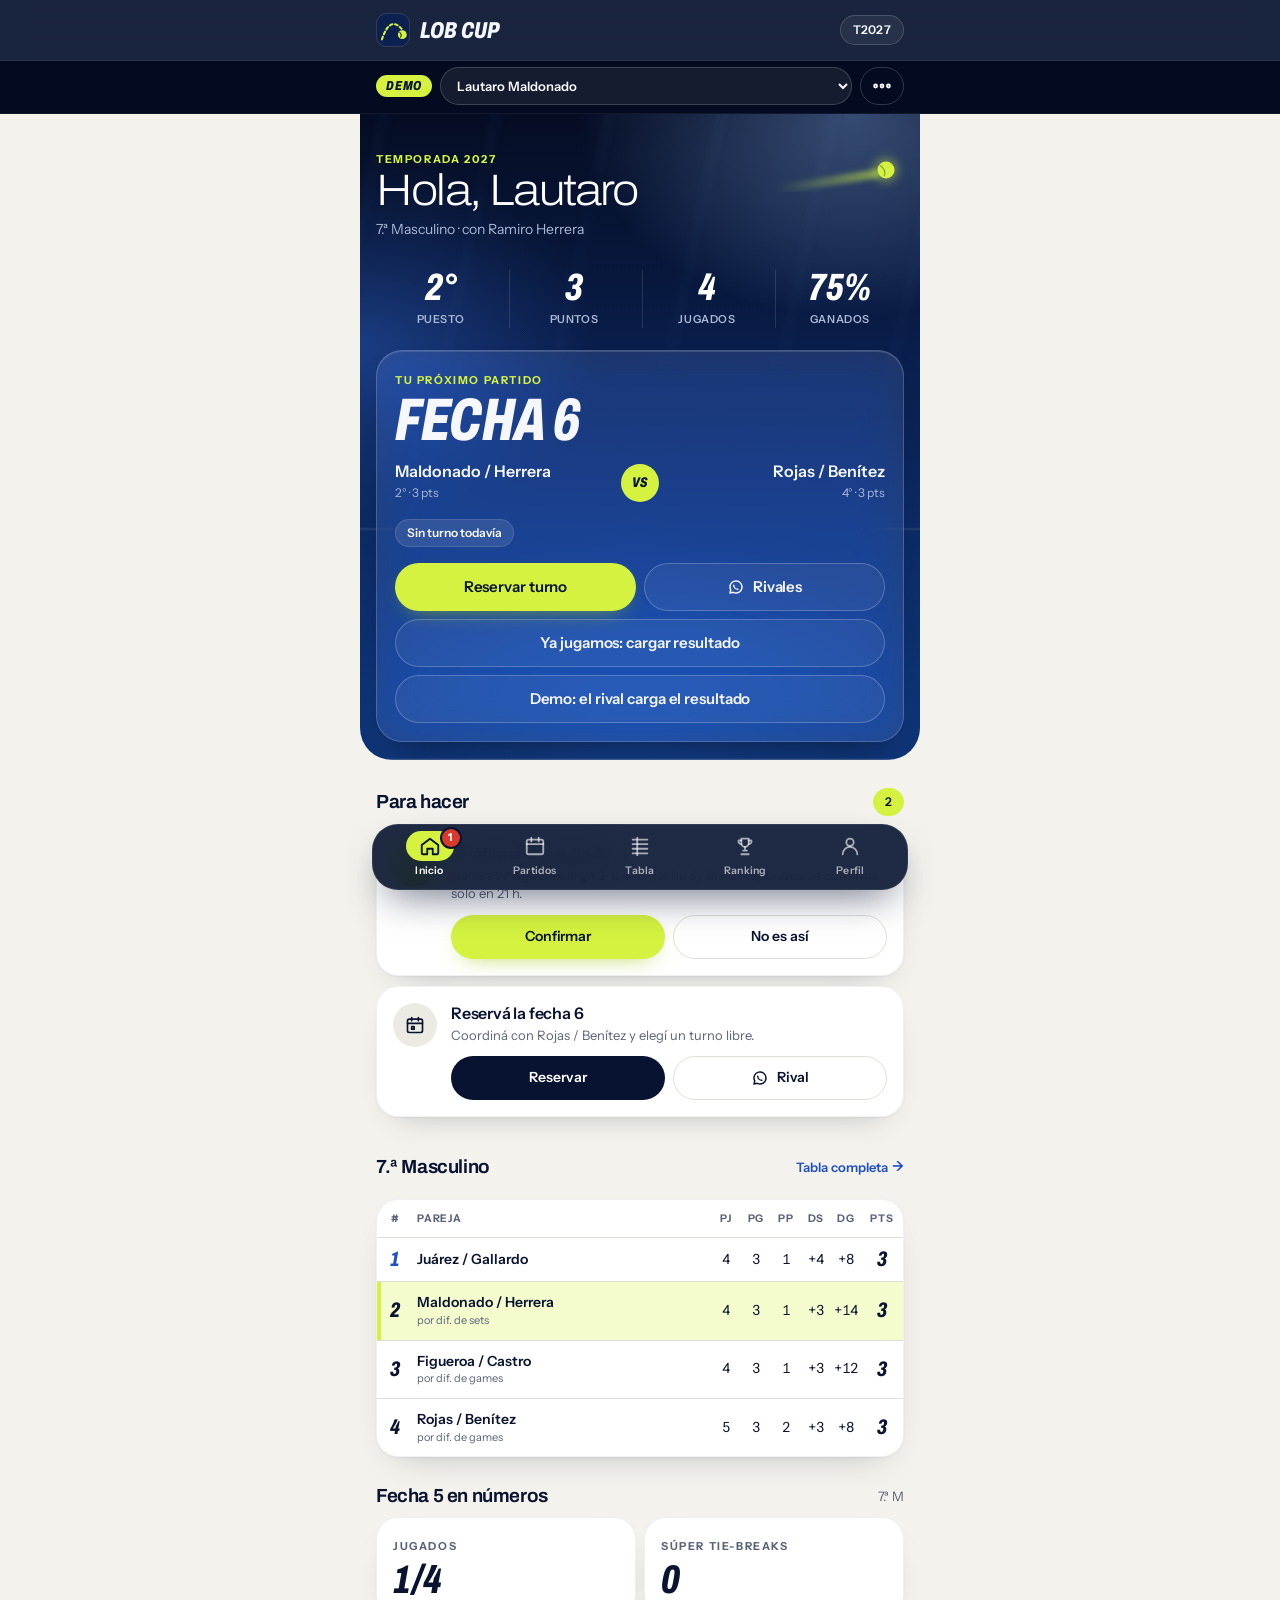
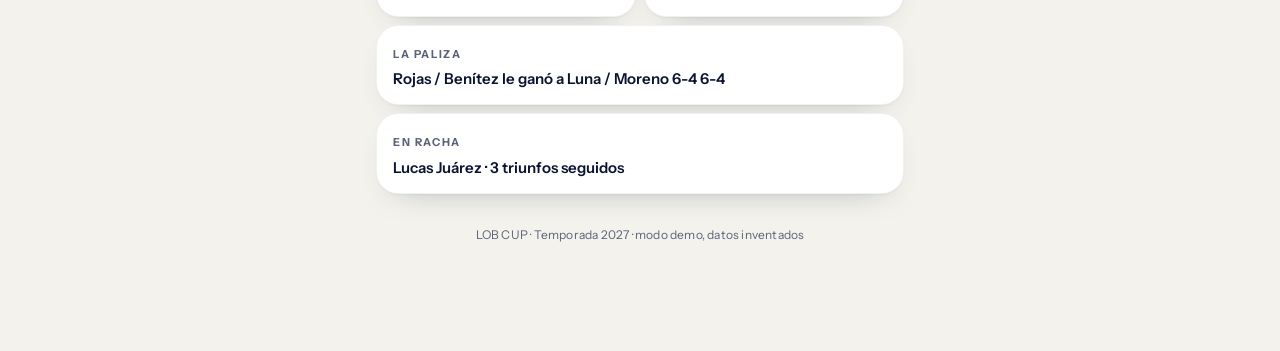
<file: index.html>
<!doctype html>
<html lang="es-AR">
<head>
<meta charset="utf-8">
<meta name="viewport" content="width=device-width, initial-scale=1, viewport-fit=cover">
<meta name="theme-color" content="#081633">
<meta name="description" content="Liga amateur de pádel: fixture, resultados, tabla y ranking.">
<title>LOB CUP</title>
<link rel="manifest" href="manifest.json">
<link rel="apple-touch-icon" href="iconos/icono-180.png">
<meta name="apple-mobile-web-app-capable" content="yes">
<meta name="apple-mobile-web-app-title" content="LOB CUP">
<meta name="apple-mobile-web-app-status-bar-style" content="black">
<link rel="preconnect" href="https://fonts.googleapis.com">
<link rel="preconnect" href="https://fonts.gstatic.com" crossorigin>
<link href="https://fonts.googleapis.com/css2?family=Archivo:ital,wdth,wght@0,62..125,100..900;1,62..125,100..900&family=Instrument+Sans:wdth,wght@75..100,400..700&display=swap" rel="stylesheet">
<link rel="stylesheet" href="css/app.css">
<link rel="icon" href="data:image/svg+xml,%3Csvg xmlns='http://www.w3.org/2000/svg' viewBox='0 0 40 40'%3E%3Crect width='40' height='40' rx='10' fill='%230d2150'/%3E%3Cpath d='M7 31 Q 17 1 32 21' fill='none' stroke='%23d4f23f' stroke-width='2.4' stroke-dasharray='3.2 3.2' stroke-linecap='round'/%3E%3Ccircle cx='31' cy='25.5' r='5.2' fill='%23d4f23f'/%3E%3C/svg%3E">
<script src="config.js"></script>
</head>
<body>
<div id="app"></div>
<div id="capa"></div>
<div id="toast" class="toast" role="status" aria-live="polite" hidden></div>
<script type="module" src="js/app.js"></script>
</body>
</html>
</file>
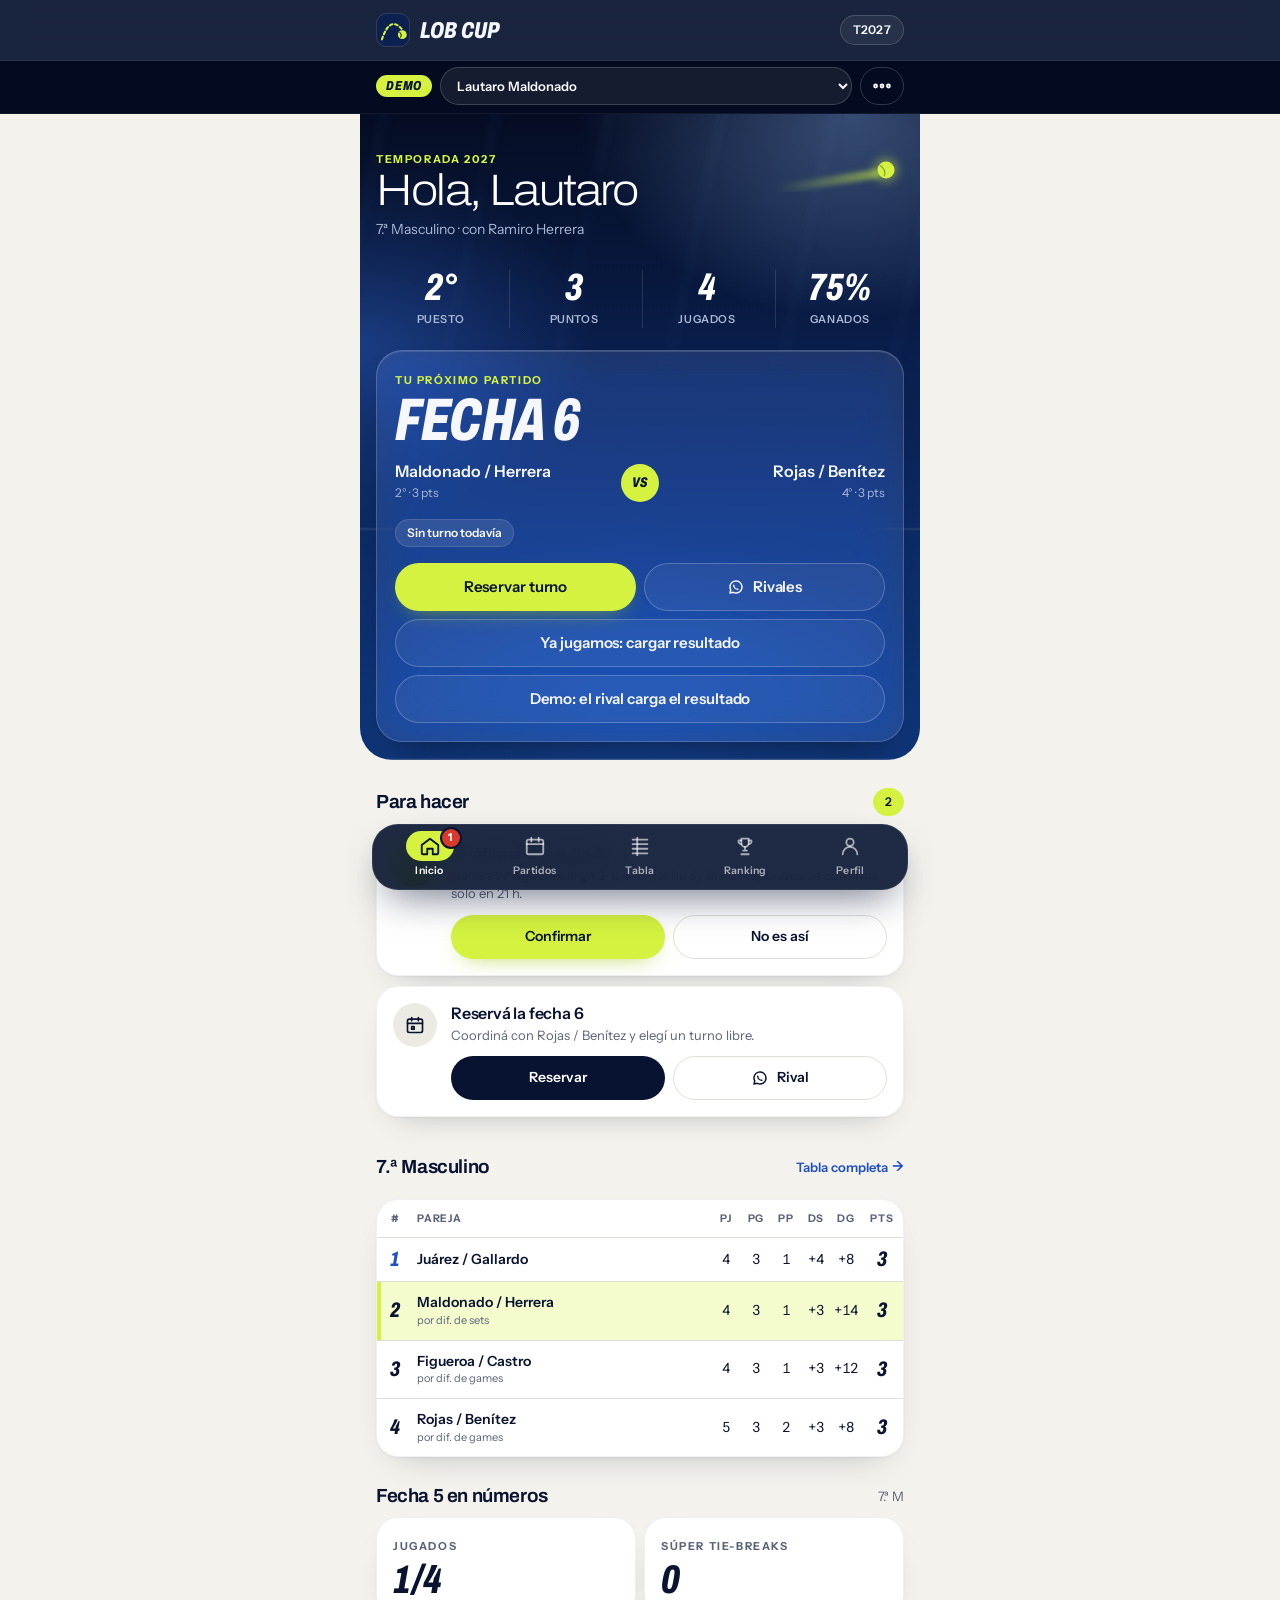
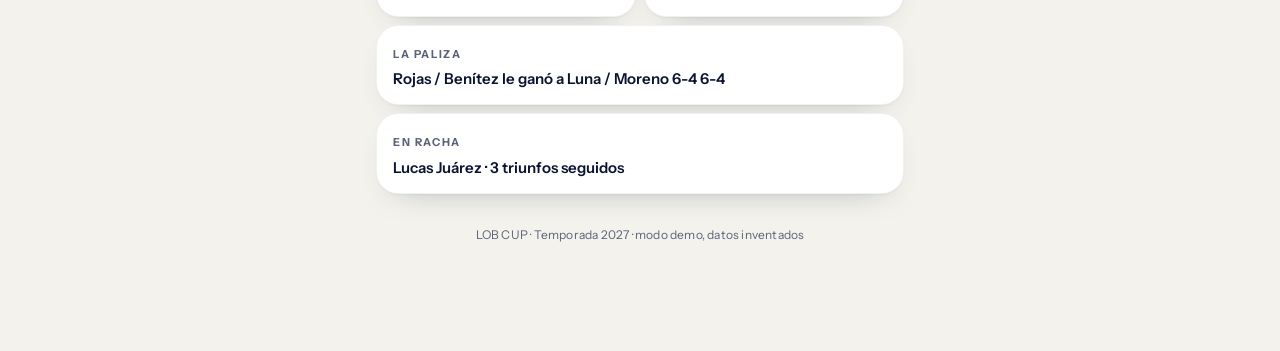
<file: demo/lob-cup-demo.html>
<!doctype html>
<html lang="es-AR">
<head>
<meta charset="utf-8">
<meta name="viewport" content="width=device-width, initial-scale=1, viewport-fit=cover">
<meta name="theme-color" content="#081633">
<meta name="description" content="Liga amateur de pádel: fixture, resultados, tabla y ranking.">
<title>LOB CUP</title>
<link rel="preconnect" href="https://fonts.googleapis.com">
<link rel="preconnect" href="https://fonts.gstatic.com" crossorigin>
<link href="https://fonts.googleapis.com/css2?family=Archivo:ital,wdth,wght@0,62..125,100..900;1,62..125,100..900&family=Instrument+Sans:wdth,wght@75..100,400..700&display=swap" rel="stylesheet">
<style>
/* =====================================================================
   LOB CUP — identidad visual "noche de arena"
   Azul noche → azul cancha, acento lima (pelota), tarjetas blancas/crema
   y vidrio esmerilado sobre el héroe. Archivo (condensada, itálica) para
   números y Archivo liviana y ancha para titulares; Instrument Sans para
   el texto. Mobile-first (390 px).

   FOTOS REALES: el héroe de Inicio (.stage) y los héroes sueltos (.hero)
   tienen la variable --hero-foto. Para usar una foto (Insta360, iPhone):
     .stage { --hero-foto: url("fotos/hero.jpg"); }
   y agregale la clase "con-foto" al elemento si querés esconder las
   líneas de cancha dibujadas con CSS.
   ===================================================================== */
:root {
  --bg: #f3f2ec;            /* crema */
  --surface: #ffffff;
  --surface-2: #ecebe3;
  --ink: #0a1430;           /* azul noche (texto) */
  --mute: #5a6378;
  --line: #e1dfd5;
  --card-line: rgba(10, 20, 48, .06);
  --volt: #d4f23f;          /* lima pelota: siempre como relleno, con texto oscuro */
  --volt-ink: #0a1430;
  --volt-text: #1f4fc4;     /* acento legible sobre claro (azul cancha) */
  --hot: #d93a2b;
  --ok: #0c8f55;
  --warn: #a96300;
  --blue: #1957c8;
  --navy: #071330;
  --court: #1652b8;
  --hero: #0a1a3d;
  --hero-ink: #f5f7fb;
  --hero-mute: #a9b7d6;
  --glass: rgba(255, 255, 255, .10);
  --glass-line: rgba(255, 255, 255, .18);
  --shadow: 0 1px 2px rgba(10, 20, 48, .04), 0 14px 34px -22px rgba(10, 20, 48, .35);
  --r: 22px;
  --tab-h: 64px;
  --hero-foto: none;
  --mia: color-mix(in srgb, var(--volt) 26%, transparent);
  --cancha: url("data:image/svg+xml,%3Csvg xmlns='http://www.w3.org/2000/svg' viewBox='0 0 400 300'%3E%3Cg fill='none' stroke='%23fff' stroke-opacity='.2' stroke-width='1.3'%3E%3Cpath d='M140 40H260L460 300H-60Z'/%3E%3Cpath d='M113 75H287M25 190H375M200 75V190'/%3E%3C/g%3E%3Cpath d='M78 120H322' stroke='%23fff' stroke-opacity='.42' stroke-width='2.4'/%3E%3Cpath d='M78 120V104M322 120V104M78 104H322' fill='none' stroke='%23fff' stroke-opacity='.12'/%3E%3C/svg%3E");
  --pelota: url("data:image/svg+xml,%3Csvg xmlns='http://www.w3.org/2000/svg' viewBox='0 0 140 44'%3E%3Cdefs%3E%3ClinearGradient id='t' x1='0' x2='1'%3E%3Cstop offset='0' stop-color='%23d4f23f' stop-opacity='0'/%3E%3Cstop offset='1' stop-color='%23d4f23f' stop-opacity='.55'/%3E%3C/linearGradient%3E%3Cfilter id='b' x='-20%' y='-100%' width='140%' height='300%'%3E%3CfeGaussianBlur stdDeviation='2.4'/%3E%3C/filter%3E%3Cfilter id='g' x='-100%' y='-100%' width='300%' height='300%'%3E%3CfeGaussianBlur stdDeviation='5'/%3E%3C/filter%3E%3C/defs%3E%3Crect x='8' y='20' width='106' height='9' rx='4.5' fill='url(%23t)' filter='url(%23b)' transform='rotate(-9 118 22)'/%3E%3Ccircle cx='120' cy='22' r='12' fill='%23d4f23f' opacity='.4' filter='url(%23g)'/%3E%3Ccircle cx='120' cy='22' r='8.5' fill='%23d4f23f'/%3E%3Cpath d='M114 17.5c3.8 2.2 5.6 6.4 4.3 10.6' fill='none' stroke='%230a1a3d' stroke-opacity='.4' stroke-width='1.1'/%3E%3C/svg%3E");
  --font: 'Instrument Sans', system-ui, -apple-system, 'Segoe UI', Roboto, sans-serif;
  --display: 'Archivo', 'Instrument Sans', system-ui, sans-serif;
  color-scheme: light;
}
@media (prefers-color-scheme: dark) {
  :root:not([data-theme="light"]) {
    --bg: #050c1c; --mia: color-mix(in srgb, var(--volt) 13%, transparent); --surface: #0c1730; --surface-2: #13213f; --ink: #eef2fa; --mute: #8f9cb7; --line: #1c2a49;
    --card-line: rgba(255, 255, 255, .05); --volt-text: #d4f23f; --hot: #ff6052; --ok: #36d68b; --warn: #ffb52e; --blue: #7aa2ff;
    --hero: #0b1b42; --shadow: 0 1px 0 rgba(255, 255, 255, .03), 0 18px 40px -26px rgba(0, 0, 0, .8); color-scheme: dark;
  }
}
:root[data-theme="dark"] {
  --bg: #050c1c; --mia: color-mix(in srgb, var(--volt) 13%, transparent); --surface: #0c1730; --surface-2: #13213f; --ink: #eef2fa; --mute: #8f9cb7; --line: #1c2a49;
  --card-line: rgba(255, 255, 255, .05); --volt-text: #d4f23f; --hot: #ff6052; --ok: #36d68b; --warn: #ffb52e; --blue: #7aa2ff;
  --hero: #0b1b42; --shadow: 0 1px 0 rgba(255, 255, 255, .03), 0 18px 40px -26px rgba(0, 0, 0, .8); color-scheme: dark;
}

* { box-sizing: border-box; margin: 0; padding: 0; }
html { -webkit-text-size-adjust: 100%; background: var(--bg); }
body {
  background: var(--bg); color: var(--ink); font-family: var(--font); font-size: 15px; line-height: 1.42;
  min-height: 100vh; -webkit-tap-highlight-color: transparent; overflow-x: hidden; -webkit-font-smoothing: antialiased;
}
button, input, select, textarea { font: inherit; color: inherit; }
button { cursor: pointer; border: 0; background: none; }
a { color: inherit; }
.num, .tab-num { font-variant-numeric: tabular-nums; }
.sr { position: absolute; width: 1px; height: 1px; overflow: hidden; clip: rect(0 0 0 0); }
[hidden] { display: none !important; }
:focus-visible { outline: 2px solid var(--volt); outline-offset: 2px; }

/* ---------- Encabezado (siempre azul noche: la marca) ---------- */
.top {
  position: sticky; top: 0; z-index: 20; background: color-mix(in srgb, var(--navy) 92%, transparent); color: var(--hero-ink);
  backdrop-filter: blur(14px) saturate(140%); -webkit-backdrop-filter: blur(14px) saturate(140%); border-bottom: 1px solid rgba(255, 255, 255, .06);
}
.top-in { max-width: 560px; margin: 0 auto; padding: 8px 16px; display: flex; align-items: center; gap: 10px; min-height: 58px; }
.logo { display: flex; align-items: center; gap: 10px; text-decoration: none; min-width: 0; min-height: 44px; }
.logo svg { width: 34px; height: 34px; flex: none; }
.logo b {
  font-family: var(--display); font-weight: 800; font-style: italic; font-stretch: 72%; font-size: 23px; letter-spacing: .2px; text-transform: uppercase;
  line-height: 1; white-space: nowrap;
}
.top .sp { flex: 1; }
.pill { display: inline-flex; align-items: center; gap: 6px; border: 1px solid var(--line); border-radius: 999px; padding: 5px 12px; font-size: 12px; font-weight: 600; color: var(--mute); white-space: nowrap; letter-spacing: .3px; }
.top .pill { border-color: rgba(255, 255, 255, .16); background: rgba(255, 255, 255, .06); color: var(--hero-ink); }
.icon-btn { width: 44px; height: 44px; border-radius: 999px; display: grid; place-items: center; flex: none; }
.icon-btn:active { background: var(--surface-2); }
.top .icon-btn:active { background: rgba(255, 255, 255, .1); }
.icon-btn svg { width: 22px; height: 22px; }

/* Barra de demo */
.demo-bar { background: #040b20; color: var(--hero-ink); border-bottom: 1px solid rgba(255, 255, 255, .06); }
.demo-in { max-width: 560px; margin: 0 auto; padding: 6px 16px 8px; display: flex; align-items: center; gap: 8px; font-size: 13px; font-weight: 600; }
.demo-in .tag {
  font-family: var(--display); font-weight: 800; font-style: italic; font-stretch: 75%; letter-spacing: .8px; font-size: 13px;
  background: var(--volt); color: var(--volt-ink); border-radius: 999px; padding: 4px 10px; line-height: 1.1;
}
.demo-in select {
  flex: 1; min-width: 0; height: 38px; border-radius: 999px; border: 1px solid rgba(255, 255, 255, .18); background: rgba(255, 255, 255, .07); color: var(--hero-ink);
  padding: 0 12px; font-weight: 600; font-size: 13px;
}
.demo-in select option, .demo-in select optgroup { color: #0a1430; background: #fff; }
.demo-in .icon-btn { width: 44px; height: 38px; border: 1px solid rgba(255, 255, 255, .18); border-radius: 999px; color: var(--hero-ink); }

/* ---------- Contenido ---------- */
main { max-width: 560px; margin: 0 auto; padding: 22px 16px calc(var(--tab-h) + 44px + env(safe-area-inset-bottom)); }
.h1 {
  font-family: var(--display); font-weight: 300; font-stretch: 112%; font-size: 34px; line-height: 1.02; letter-spacing: -1.3px;
}
.h2 { font-family: var(--display); font-weight: 650; font-stretch: 100%; font-size: 19px; letter-spacing: -.4px; line-height: 1.15; }
.kicker { font-size: 11px; font-weight: 700; letter-spacing: 1.6px; text-transform: uppercase; color: var(--mute); }
.mute { color: var(--mute); }
.small { font-size: 13px; }
.sec { margin-top: 28px; }
.sec-h { display: flex; align-items: center; justify-content: space-between; gap: 10px; margin-bottom: 10px; }
.sec-h a, .link { font-size: 13px; font-weight: 600; color: var(--volt-text); text-decoration: none; background: none; min-height: 44px; display: inline-flex; align-items: center; gap: 4px; }
.link::after { content: "→"; font-size: 14px; }
.saludo { display: flex; justify-content: space-between; align-items: flex-end; gap: 12px; }
.saludo p { margin-top: 8px; }

.card { background: var(--surface); border: 1px solid var(--card-line); border-radius: var(--r); box-shadow: var(--shadow); }
.card.pad { padding: 18px; }
.stack > * + * { margin-top: 10px; }
.row { display: flex; align-items: center; gap: 12px; }
.grow { flex: 1; min-width: 0; }
.ellipsis { white-space: nowrap; overflow: hidden; text-overflow: ellipsis; }

/* ---------- Escenario: héroe a todo el ancho de Inicio ----------
   Capas: oscurecido · foto (--hero-foto) · luces de estadio · degradé azul.
   ::before = estelas de movimiento, ::after = cancha en perspectiva + pelota. */
.stage, .hero {
  position: relative; isolation: isolate; overflow: hidden; color: var(--hero-ink);
  background-color: var(--navy);
  --arena:
    linear-gradient(180deg, rgba(5, 12, 32, .35) 0%, rgba(5, 12, 32, 0) 40%, rgba(5, 12, 32, .45) 100%),
    var(--hero-foto),
    radial-gradient(70% 45% at 88% 0%, rgba(140, 185, 255, .55), transparent 70%),
    radial-gradient(60% 40% at 0% 35%, rgba(60, 120, 240, .35), transparent 70%),
    radial-gradient(90% 55% at 50% 105%, rgba(40, 120, 255, .55), transparent 70%),
    linear-gradient(180deg, #050e27 0%, #0b2459 48%, #1450b4 100%);
  background-image: var(--arena);
  background-size: auto, cover, auto, auto, auto, auto;
  background-position: center, center, center, center, center, center;
  background-repeat: no-repeat;
}
.stage::before, .hero::before {
  content: ""; position: absolute; z-index: -1; inset: -20px; pointer-events: none;
  background: repeating-linear-gradient(102deg, transparent 0 46px, rgba(170, 205, 255, .13) 46px 49px, transparent 49px 110px);
  filter: blur(6px); opacity: .9;
  -webkit-mask-image: linear-gradient(180deg, #000 0%, rgba(0, 0, 0, .5) 55%, transparent 85%); mask-image: linear-gradient(180deg, #000 0%, rgba(0, 0, 0, .5) 55%, transparent 85%);
}
.stage::after, .hero::after {
  content: ""; position: absolute; z-index: -1; inset: 0; pointer-events: none;
  background: var(--pelota) no-repeat right 14px top 12px / 104px auto, var(--cancha) no-repeat center top 34px / 125% auto;
}
/* En el escenario la pelota va en el fondo y la cancha se desvanece hacia arriba (no pisa los números) */
.stage {
  background-image: var(--pelota), var(--arena);
  background-size: 140px auto, auto, cover, auto, auto, auto, auto;
  background-position: right 14px top 34px, center, center, center, center, center, center;
}
.stage.con-foto { background-image: var(--arena); background-size: auto, cover, auto, auto, auto, auto; background-position: center; }
.stage::after {
  background: var(--cancha) no-repeat center bottom / 150% auto;
  -webkit-mask-image: linear-gradient(180deg, transparent 0%, transparent 52%, #000 82%); mask-image: linear-gradient(180deg, transparent 0%, transparent 52%, #000 82%);
}
.stage.con-foto::before, .stage.con-foto::after, .hero.con-foto::before, .hero.con-foto::after { display: none; }

.stage {
  margin: -22px -16px 0; padding: 30px 16px 18px; border-radius: 0 0 32px 32px;
}
.stage .kicker { color: var(--volt); }
.stage .h1 { font-size: 44px; letter-spacing: -1.8px; font-weight: 250; color: #fff; }
.stage .saludo .mute { color: var(--hero-mute); font-size: 14px; }
.hero-stats { display: grid; grid-template-columns: repeat(4, minmax(0, 1fr)); gap: 4px; margin-top: 30px; }
.hero-stats > div { min-width: 0; text-align: center; }
.hero-stats > div + div { border-left: 1px solid rgba(255, 255, 255, .12); }
.hero-stats b {
  display: block; font-family: var(--display); font-weight: 800; font-style: italic; font-stretch: 70%; font-size: 38px; line-height: .95;
  letter-spacing: -.5px; font-variant-numeric: tabular-nums; color: #fff;
}
.hero-stats span { display: block; margin-top: 6px; font-size: 11px; font-weight: 600; letter-spacing: .6px; text-transform: uppercase; color: var(--hero-mute); }
.stage > .sec { margin-top: 22px; }

/* Héroe suelto (bandeja, perfil, bienvenida) */
.hero { border-radius: 26px; padding: 22px 18px 18px; box-shadow: 0 24px 50px -30px rgba(7, 19, 48, .8); }
.hero .kicker { color: var(--volt); }
/* Dentro del escenario el héroe es vidrio esmerilado */
.stage .hero {
  background: var(--glass); border: 1px solid var(--glass-line); box-shadow: inset 0 1px 0 rgba(255, 255, 255, .14), 0 20px 40px -24px rgba(0, 0, 0, .6);
  backdrop-filter: blur(22px) saturate(150%); -webkit-backdrop-filter: blur(22px) saturate(150%); overflow: visible;
}
.stage .hero::before, .stage .hero::after { display: none; }
.hero .fecha-big {
  font-family: var(--display); font-weight: 800; font-style: italic; font-stretch: 68%; font-size: 60px; line-height: .86; letter-spacing: -.5px; text-transform: uppercase;
}
.hero .vs { margin-top: 16px; display: grid; grid-template-columns: minmax(0, 1fr) auto minmax(0, 1fr); gap: 10px; align-items: center; }
.hero .vs .lado { min-width: 0; }
.hero .vs .lado b { display: block; font-weight: 600; font-size: 16px; line-height: 1.2; overflow-wrap: anywhere; }
.hero .vs .lado span { font-size: 12px; color: var(--hero-mute); }
.hero .vs .lado.der { text-align: right; }
.hero .vs .x {
  width: 38px; height: 38px; border-radius: 50%; display: grid; place-items: center; background: var(--volt); color: var(--volt-ink);
  font-family: var(--display); font-weight: 800; font-style: italic; font-stretch: 75%; font-size: 14px;
}
.hero .chips { margin-top: 16px; display: flex; flex-wrap: wrap; gap: 6px; }
.hero .chip { background: rgba(255, 255, 255, .1); color: var(--hero-ink); border-color: rgba(255, 255, 255, .12); }
.hero .chip.volt { background: var(--volt); color: var(--volt-ink); border-color: var(--volt); }
.hero .chip[style*="--warn"] { color: #ffc65c !important; }
.hero .acciones { margin-top: 16px; display: grid; grid-template-columns: 1fr 1fr; gap: 8px; }
.hero .btn.ghost { color: var(--hero-ink); border-color: rgba(255, 255, 255, .22); background: rgba(255, 255, 255, .06); }
.hero .btn.dark { background: #fff; color: var(--navy); }

/* Botones (píldoras) */
.btn {
  min-height: 48px; padding: 0 20px; border-radius: 999px; font-weight: 600; font-size: 15px; display: inline-flex; align-items: center; justify-content: center;
  gap: 8px; text-align: center; line-height: 1.1; border: 1px solid transparent; text-decoration: none; user-select: none; letter-spacing: -.1px;
  transition: transform .08s ease, background .15s ease;
}
.btn:active { transform: scale(.98); }
.btn.volt { background: var(--volt); color: var(--volt-ink); box-shadow: 0 8px 22px -12px rgba(160, 200, 20, .9); }
.btn.dark { background: var(--navy); color: #fff; }
.btn.ghost { border-color: var(--line); background: transparent; }
.btn.hot { background: var(--hot); color: #fff; }
.btn.ok { background: var(--ok); color: #fff; }
.btn.block { width: 100%; }
.btn.sm { min-height: 44px; font-size: 14px; padding: 0 14px; }
.btn[disabled] { opacity: .45; pointer-events: none; }
.btn svg { width: 18px; height: 18px; flex: none; }
.btns { display: grid; grid-template-columns: 1fr 1fr; gap: 8px; }
.btns.one { grid-template-columns: 1fr; }

/* Chips de estado */
.chip { display: inline-flex; align-items: center; gap: 5px; height: 28px; padding: 0 11px; border-radius: 999px; font-size: 12px; font-weight: 600; border: 1px solid var(--line); white-space: nowrap; }
.chip .dot { width: 7px; height: 7px; border-radius: 50%; background: currentColor; }
.chip.ok { color: var(--ok); border-color: color-mix(in srgb, var(--ok) 35%, transparent); background: color-mix(in srgb, var(--ok) 8%, transparent); }
.chip.warn { color: var(--warn); border-color: color-mix(in srgb, var(--warn) 40%, transparent); background: color-mix(in srgb, var(--warn) 8%, transparent); }
.chip.hot { color: var(--hot); border-color: color-mix(in srgb, var(--hot) 40%, transparent); background: color-mix(in srgb, var(--hot) 8%, transparent); }
.chip.volt { background: var(--volt); color: var(--volt-ink); border-color: var(--volt); }
.chip.solid { background: var(--ink); color: var(--bg); border-color: var(--ink); }

/* Filtros (categorías, fechas) */
.filtros { display: flex; gap: 6px; overflow-x: auto; scrollbar-width: none; margin: 0 -16px; padding: 2px 16px 4px; scroll-snap-type: x proximity; }
.filtros::-webkit-scrollbar { display: none; }
.filtros button {
  flex: none; min-height: 44px; padding: 0 16px; border-radius: 999px; border: 1px solid var(--line); background: var(--surface); font-weight: 600; font-size: 13px; white-space: nowrap; scroll-snap-align: start;
}
.filtros button.on { background: var(--ink); color: var(--bg); border-color: var(--ink); }
.seg { display: grid; grid-auto-flow: column; grid-auto-columns: 1fr; background: var(--surface-2); border-radius: 999px; padding: 4px; gap: 4px; }
.seg button { min-height: 44px; border-radius: 999px; font-weight: 600; font-size: 13px; color: var(--mute); }
.seg button.on { background: var(--surface); color: var(--ink); box-shadow: var(--shadow); }

/* Pendientes */
.pend { display: flex; gap: 14px; padding: 16px; align-items: flex-start; }
.pend .ico { width: 44px; height: 44px; border-radius: 50%; display: grid; place-items: center; flex: none; background: var(--surface-2); }
.pend .ico svg { width: 20px; height: 20px; }
.pend.urg .ico { background: var(--volt); color: var(--volt-ink); }
.pend.hot .ico { background: color-mix(in srgb, var(--hot) 14%, transparent); color: var(--hot); }
.pend b { display: block; font-size: 16px; font-weight: 600; line-height: 1.25; letter-spacing: -.2px; }
.pend p { font-size: 13px; color: var(--mute); margin-top: 3px; }
.pend .btns { margin-top: 12px; }

/* Marcador (sets) */
.marcador { display: grid; grid-template-columns: minmax(0, 1fr) auto; row-gap: 6px; column-gap: 10px; align-items: center; }
.marcador .eq { min-width: 0; font-weight: 500; font-size: 14px; line-height: 1.2; overflow-wrap: anywhere; }
.marcador .eq.gana { font-weight: 700; }
.marcador .eq.gana::after { content: ""; display: inline-block; width: 7px; height: 7px; margin-left: 6px; border-radius: 50%; background: var(--volt); box-shadow: 0 0 0 1.5px color-mix(in srgb, var(--ink) 25%, transparent); vertical-align: 1px; }
.marcador .sets { display: flex; gap: 4px; }
.marcador .sets span {
  width: 30px; height: 32px; border-radius: 9px; display: grid; place-items: center; background: var(--surface-2);
  font-family: var(--display); font-weight: 800; font-style: italic; font-stretch: 75%; font-size: 18px; font-variant-numeric: tabular-nums;
}
.marcador .sets span.g { background: var(--navy); color: #fff; }
:root[data-theme="dark"] .marcador .sets span.g { background: var(--volt); color: var(--volt-ink); }
@media (prefers-color-scheme: dark) { :root:not([data-theme="light"]) .marcador .sets span.g { background: var(--volt); color: var(--volt-ink); } }
.marcador .sets span.stb { font-size: 14px; }

/* Tarjeta de partido */
.partido { padding: 14px 16px; display: block; width: 100%; text-align: left; }
.partido + .partido { border-top: 1px solid var(--line); }
.partido .meta { display: flex; justify-content: space-between; align-items: center; gap: 8px; margin-bottom: 8px; font-size: 12px; color: var(--mute); font-weight: 600; letter-spacing: .1px; }
.partido.mio { box-shadow: inset 4px 0 0 var(--volt); }
.lista { overflow: hidden; }

/* Tabla de posiciones */
.tabla { width: 100%; border-collapse: collapse; table-layout: fixed; }
.tabla th { font-size: 10.5px; font-weight: 700; color: var(--mute); text-align: center; padding: 12px 0 10px; border-bottom: 1px solid var(--line); letter-spacing: .8px; text-transform: uppercase; }
.tabla td { padding: 11px 0; text-align: center; border-bottom: 1px solid var(--line); font-variant-numeric: tabular-nums; font-size: 14px; }
.tabla tr:last-child td { border-bottom: 0; }
.tabla th.pos, .tabla td.pos { width: 36px; }
.tabla td.pos, .tabla td.pts { font-family: var(--display); font-weight: 800; font-style: italic; font-stretch: 72%; font-size: 21px; line-height: 1; }
.tabla th.n, .tabla td.n { width: 30px; }
.tabla th.pts, .tabla td.pts { width: 42px; }
.tabla th.eq, .tabla td.eq { text-align: left; padding-left: 4px; padding-right: 6px; }
.tabla td.eq b { display: block; font-size: 14px; font-weight: 600; white-space: nowrap; overflow: hidden; text-overflow: ellipsis; }
.tabla td.eq small { display: block; font-size: 11px; color: var(--mute); white-space: nowrap; overflow: hidden; text-overflow: ellipsis; }
.tabla tr.mia td { background: var(--mia); }
.tabla tr.mia td.pos { box-shadow: inset 4px 0 0 var(--volt); }
.tabla tr[data-act] { cursor: pointer; }
.tabla tr.podio1 td.pos { color: var(--volt-text); }

/* Ranking */
.podio { display: grid; grid-template-columns: 1fr 1.18fr 1fr; gap: 8px; align-items: end; }
.podio .p {
  position: relative; background: var(--surface); border: 1px solid var(--card-line); border-radius: 22px; padding: 14px 8px 12px; text-align: center; min-width: 0;
  box-shadow: var(--shadow); overflow: hidden; isolation: isolate;
}
.podio .p.dos { min-height: 150px; }
.podio .p.tres { min-height: 134px; }
.podio .p.uno {
  color: var(--hero-ink); border-color: transparent; padding-top: 22px; min-height: 186px;
  background: radial-gradient(90% 60% at 80% 0%, rgba(140, 185, 255, .5), transparent 70%), linear-gradient(180deg, #071330 0%, #0d2b69 60%, #1652b8 100%);
  box-shadow: 0 24px 40px -24px rgba(7, 19, 48, .9);
}
.podio .p.uno::after {
  content: ""; position: absolute; z-index: -1; inset: 0; pointer-events: none; opacity: .8;
  background: var(--cancha) no-repeat center bottom -40px / 330% auto;
}
.podio .p .lugar { font-family: var(--display); font-weight: 800; font-style: italic; font-stretch: 68%; font-size: 40px; line-height: .9; color: var(--mute); }
.podio .p.uno .lugar { color: var(--volt); font-size: 58px; }
.podio .p b { display: block; font-size: 13px; font-weight: 600; line-height: 1.2; margin-top: 8px; overflow-wrap: anywhere; }
.podio .p .pts { font-family: var(--display); font-weight: 800; font-style: italic; font-stretch: 75%; font-size: 24px; margin-top: 4px; font-variant-numeric: tabular-nums; }
.podio .p small { font-size: 11px; opacity: .72; }
.rk-row { display: grid; grid-template-columns: 34px minmax(0, 1fr) auto 52px; gap: 8px; align-items: center; padding: 10px 16px; min-height: 60px; width: 100%; text-align: left; }
.rk-row + .rk-row { border-top: 1px solid var(--line); }
.rk-row .pos { font-family: var(--display); font-weight: 800; font-style: italic; font-stretch: 72%; font-size: 21px; text-align: center; color: var(--mute); }
.rk-row b { display: block; font-size: 14px; font-weight: 600; white-space: nowrap; overflow: hidden; text-overflow: ellipsis; }
.rk-row small { display: block; font-size: 12px; color: var(--mute); white-space: nowrap; overflow: hidden; text-overflow: ellipsis; }
.rk-row .pts { font-family: var(--display); font-weight: 800; font-style: italic; font-stretch: 72%; font-size: 22px; text-align: right; font-variant-numeric: tabular-nums; }
.rk-row.yo { background: var(--mia); }
.racha { font-size: 11px; font-weight: 700; padding: 4px 8px; border-radius: 999px; background: var(--surface-2); white-space: nowrap; }
.racha.G { background: var(--volt); color: var(--volt-ink); }
.racha.P { color: var(--hot); }
.ultimos { display: flex; gap: 4px; }
.ultimos i { width: 24px; height: 24px; border-radius: 50%; display: grid; place-items: center; font-style: normal; font-size: 11px; font-weight: 700; background: var(--surface-2); }
.ultimos i.G { background: var(--volt); color: var(--volt-ink); }
.hero .ultimos i:not(.G) { background: rgba(255, 255, 255, .12); }

/* Estadísticas */
.stats { display: grid; grid-template-columns: repeat(4, minmax(0, 1fr)); gap: 8px; }
.stat { background: var(--surface-2); border-radius: 16px; padding: 12px 4px 10px; text-align: center; min-width: 0; }
.stat b { display: block; font-family: var(--display); font-weight: 800; font-style: italic; font-stretch: 70%; font-size: 30px; line-height: .95; font-variant-numeric: tabular-nums; }
.stat span { display: block; font-size: 10px; color: var(--mute); margin-top: 5px; font-weight: 600; letter-spacing: .3px; text-transform: uppercase; }
.hero .stat { background: rgba(255, 255, 255, .08); border: 1px solid rgba(255, 255, 255, .1); backdrop-filter: blur(10px); -webkit-backdrop-filter: blur(10px); }
.hero .stat span { color: var(--hero-mute); }

/* Destacados de la fecha */
.dest { display: grid; grid-template-columns: 1fr 1fr; gap: 8px; }
.dest .card { padding: 16px; min-width: 0; }
.dest .card b { display: block; font-size: 15px; font-weight: 600; margin-top: 6px; line-height: 1.3; overflow-wrap: anywhere; }
.dest .card .big { font-family: var(--display); font-weight: 800; font-style: italic; font-stretch: 70%; font-size: 40px; line-height: 1; margin-top: 4px; }
.dest .card.full { grid-column: 1 / -1; }

/* Formularios */
.campo { display: block; }
.campo + .campo { margin-top: 12px; }
.campo span { display: block; font-size: 13px; font-weight: 600; margin-bottom: 6px; }
.campo input, .campo select, .campo textarea {
  width: 100%; min-height: 50px; border-radius: 16px; border: 1px solid var(--line); background: var(--surface); padding: 10px 14px; font-size: 16px;
}
.campo textarea { min-height: 84px; resize: vertical; }
.campo input:focus, .campo select:focus, .campo textarea:focus { outline: none; border-color: var(--blue); box-shadow: 0 0 0 3px color-mix(in srgb, var(--blue) 18%, transparent); }
.grid2 { display: grid; grid-template-columns: 1fr 1fr; gap: 10px; }
.grid2 .campo + .campo { margin-top: 0; }
.ayuda { font-size: 12px; color: var(--mute); margin-top: 8px; }
.error { color: var(--hot); font-weight: 600; font-size: 13px; }
.switch { display: flex; align-items: center; justify-content: space-between; gap: 12px; min-height: 52px; padding: 6px 0; }
.switch input { width: 50px; height: 30px; appearance: none; -webkit-appearance: none; background: var(--line); border-radius: 999px; position: relative; flex: none; transition: background .15s; }
.switch input::after { content: ""; position: absolute; top: 3px; left: 3px; width: 24px; height: 24px; border-radius: 50%; background: #fff; transition: transform .15s; box-shadow: 0 1px 3px rgba(0, 0, 0, .3); }
.switch input:checked { background: var(--navy); }
.switch input:checked::after { transform: translateX(20px); background: var(--volt); }

/* Editor de resultado */
.score { display: grid; grid-template-columns: minmax(0, 1fr) 120px 120px; gap: 8px 6px; align-items: center; }
.score .hd { font-size: 11px; font-weight: 700; text-align: center; color: var(--mute); text-transform: uppercase; letter-spacing: .6px; overflow-wrap: anywhere; }
.score .lbl { font-weight: 600; font-size: 13px; line-height: 1.15; }
.score .lbl small { display: block; font-size: 11px; color: var(--mute); font-weight: 500; }
.step { display: grid; grid-template-columns: 40px 1fr 40px; align-items: center; background: var(--surface); border: 1px solid var(--line); border-radius: 999px; height: 50px; }
.step button { height: 48px; font-size: 22px; font-weight: 500; border-radius: 999px; color: var(--mute); }
.step button:active { background: var(--surface-2); }
.step output { text-align: center; font-family: var(--display); font-weight: 800; font-style: italic; font-stretch: 72%; font-size: 28px; line-height: 1; font-variant-numeric: tabular-nums; }
.score .fila-stb[hidden] { display: none; }
.veredicto { margin-top: 14px; padding: 14px 16px; border-radius: 18px; background: var(--surface-2); font-weight: 600; font-size: 14px; }
.veredicto.ok { background: var(--volt); color: var(--volt-ink); }
.veredicto.mal { color: var(--hot); background: color-mix(in srgb, var(--hot) 9%, transparent); }

/* Turnos para reservar */
.dias { display: flex; gap: 6px; overflow-x: auto; scrollbar-width: none; margin: 0 -16px; padding: 2px 16px 6px; }
.dias::-webkit-scrollbar { display: none; }
.dias button { flex: none; width: 60px; min-height: 72px; border-radius: 20px; border: 1px solid var(--line); background: var(--surface); display: grid; place-items: center; padding: 8px 0; line-height: 1.05; }
.dias button small { font-size: 10.5px; font-weight: 600; color: var(--mute); text-transform: uppercase; letter-spacing: .6px; }
.dias button b { font-family: var(--display); font-size: 26px; font-weight: 800; font-style: italic; font-stretch: 72%; }
.dias button.on { background: var(--navy); color: #fff; border-color: var(--navy); }
.dias button.on small { color: var(--volt); opacity: 1; }
.slots { display: grid; grid-template-columns: 1fr 1fr; gap: 8px; margin-top: 10px; }
.slot { min-height: 64px; border-radius: 18px; border: 1px solid var(--line); background: var(--surface); padding: 10px 14px; text-align: left; }
.slot b { display: block; font-family: var(--display); font-size: 22px; font-weight: 800; font-style: italic; font-stretch: 72%; line-height: 1.05; font-variant-numeric: tabular-nums; }
.slot small { font-size: 12px; color: var(--mute); font-weight: 600; }
.slot.on { border-color: var(--volt); background: var(--volt); color: var(--volt-ink); box-shadow: 0 10px 22px -14px rgba(150, 190, 10, .9); }
.slot.on small { color: var(--volt-ink); }
.slot[disabled] { opacity: .4; }

/* Barra de pestañas: dock flotante azul noche */
.tabs {
  position: fixed; left: 12px; right: 12px; bottom: calc(10px + env(safe-area-inset-bottom)); z-index: 30; max-width: 536px; margin: 0 auto;
  background: rgba(7, 19, 48, .9); color: #fff; border: 1px solid rgba(255, 255, 255, .08); border-radius: 26px;
  backdrop-filter: blur(18px) saturate(150%); -webkit-backdrop-filter: blur(18px) saturate(150%); box-shadow: 0 18px 40px -16px rgba(7, 19, 48, .7);
}
.tabs-in { display: grid; grid-template-columns: repeat(5, 1fr); height: var(--tab-h); padding: 0 4px; }
.tabs button { display: flex; flex-direction: column; align-items: center; justify-content: center; gap: 7px; font-size: 10.5px; font-weight: 600; color: rgba(255, 255, 255, .62); position: relative; min-width: 0; letter-spacing: .2px; }
.tabs button svg { width: 22px; height: 22px; position: relative; z-index: 1; }
.tabs button span:not(.badge) { position: relative; z-index: 1; }
.tabs button.on { color: #fff; }
.tabs button.on svg { color: var(--volt-ink); }
.tabs button.on::before { content: ""; position: absolute; top: 6px; left: 50%; width: 48px; height: 30px; margin-left: -24px; border-radius: 999px; background: var(--volt); }
.tabs .badge { position: absolute; z-index: 2; top: 4px; left: calc(50% + 12px); min-width: 18px; height: 18px; border-radius: 9px; background: var(--hot); color: #fff; font-size: 11px; font-weight: 700; display: grid; place-items: center; padding: 0 5px; box-shadow: 0 0 0 2px #071330; }

/* Hoja inferior */
.overlay { position: fixed; inset: 0; z-index: 50; background: rgba(4, 10, 28, .55); backdrop-filter: blur(3px); -webkit-backdrop-filter: blur(3px); display: flex; align-items: flex-end; justify-content: center; animation: fade .15s ease; }
.sheet {
  width: 100%; max-width: 560px; max-height: 92vh; overflow-y: auto; overscroll-behavior: contain; background: var(--bg); border-radius: 30px 30px 0 0;
  padding: 8px 16px calc(22px + env(safe-area-inset-bottom)); animation: sube .2s ease; box-shadow: 0 -20px 50px -20px rgba(0, 0, 0, .4);
}
.sheet .asa { width: 42px; height: 5px; border-radius: 3px; background: var(--line); margin: 4px auto 12px; }
.sheet-h { display: flex; align-items: center; gap: 8px; margin-bottom: 16px; }
.sheet-h .h2 { flex: 1; min-width: 0; font-weight: 300; font-stretch: 110%; font-size: 26px; letter-spacing: -.9px; }
@keyframes sube { from { transform: translateY(40px); opacity: .5; } to { transform: none; opacity: 1; } }
@keyframes fade { from { opacity: 0; } to { opacity: 1; } }

.toast {
  position: fixed; left: 16px; right: 16px; bottom: calc(var(--tab-h) + 22px + env(safe-area-inset-bottom)); z-index: 60; max-width: 528px; margin: 0 auto;
  background: var(--navy); color: #fff; padding: 14px 18px; border-radius: 20px; font-weight: 600; font-size: 14px; box-shadow: 0 14px 34px rgba(4, 10, 28, .35);
  border: 1px solid rgba(255, 255, 255, .08); animation: sube .2s ease;
}
.toast.mal { background: var(--hot); color: #fff; }

/* Línea de tiempo del partido */
.linea { list-style: none; border-left: 2px solid var(--line); margin-left: 6px; padding-left: 16px; }
.linea li { position: relative; font-size: 13px; padding: 5px 0; }
.linea li::before { content: ""; position: absolute; left: -22px; top: 10px; width: 10px; height: 10px; border-radius: 50%; background: var(--line); box-shadow: 0 0 0 3px var(--bg); }
.linea li.ok::before { background: var(--ok); }
.linea li.hot::before { background: var(--hot); }
.linea li.volt::before { background: var(--volt); }

.vacio { text-align: center; padding: 30px 16px; color: var(--mute); }
.vacio b { display: block; color: var(--ink); font-size: 16px; font-weight: 600; margin-bottom: 4px; }
.versiones { display: grid; grid-template-columns: 1fr 1fr; gap: 8px; }
.versiones .card { padding: 12px; min-width: 0; }
.versiones .card b { font-size: 12px; display: block; margin-bottom: 4px; }
.versiones .sets-txt { font-family: var(--display); font-weight: 800; font-style: italic; font-stretch: 75%; font-size: 22px; font-variant-numeric: tabular-nums; }
.log { font-size: 13px; padding: 12px 16px; }
.log + .log { border-top: 1px solid var(--line); }
.log time { display: block; font-size: 11px; color: var(--mute); font-weight: 600; letter-spacing: .3px; }
.avatar {
  width: 60px; height: 60px; border-radius: 50%; background: var(--volt); color: var(--volt-ink); display: grid; place-items: center; flex: none;
  font-family: var(--display); font-weight: 800; font-style: italic; font-stretch: 75%; font-size: 26px; box-shadow: 0 0 0 4px color-mix(in srgb, var(--volt) 30%, transparent);
}
.lineas-explica { list-style: none; font-size: 14px; }
.lineas-explica li { display: flex; justify-content: space-between; gap: 10px; padding: 10px 0; border-bottom: 1px dashed var(--line); }
.lineas-explica li:last-child { border-bottom: 0; }
.lineas-explica b { font-variant-numeric: tabular-nums; }
.pie { text-align: center; color: var(--mute); font-size: 12px; margin-top: 32px; letter-spacing: .2px; }

</style>
<link rel="icon" href="data:image/svg+xml,%3Csvg xmlns='http://www.w3.org/2000/svg' viewBox='0 0 40 40'%3E%3Crect width='40' height='40' rx='10' fill='%230d2150'/%3E%3Cpath d='M7 31 Q 17 1 32 21' fill='none' stroke='%23d4f23f' stroke-width='2.4' stroke-dasharray='3.2 3.2' stroke-linecap='round'/%3E%3Ccircle cx='31' cy='25.5' r='5.2' fill='%23d4f23f'/%3E%3C/svg%3E">
<script>
// =====================================================================
// Configuración de la app. Es lo único que hay que tocar para salir en vivo.
// - marca: el nombre de la liga (cambialo acá y cambia en toda la app).
// - supabaseUrl / supabaseAnonKey: de Supabase → Project Settings → API.
//   Si quedan vacías, la app arranca en MODO DEMO con datos inventados.
// La "anon key" es pública por diseño: la seguridad la ponen las reglas (RLS)
// de supabase/schema.sql. NUNCA pegues acá la "service_role" key.
// =====================================================================
window.LOB_CONFIG = {
  marca: 'LOB CUP',
  lema: 'Liga amateur de pádel · Córdoba',
  supabaseUrl: '',
  supabaseAnonKey: '',
};

</script>
</head>
<body>
<div id="app"></div>
<div id="capa"></div>
<div id="toast" class="toast" role="status" aria-live="polite" hidden></div>
<script>
"use strict";
const __logica = (() => {
// =====================================================================
// Reglas de la liga (funciones puras, sin pantalla ni base de datos).
// Son LAS MISMAS reglas que calcula Postgres en supabase/schema.sql
// (tabla_categoria, ranking_jugadores). Si cambiás una, cambiá la otra
// y corré: node tests/logica.test.mjs
// =====================================================================

const CONFIG_BASE = {
  temporada: 'Temporada 2027',
  puntos_victoria: 1,          // tabla por pareja: 1 punto por partido ganado (como la liga actual)
  puntos_derrota: 0,
  rk_gana_2sets: 100,          // ranking individual (Puntos LOB)
  rk_gana_stb: 80,
  rk_pierde_stb: 40,
  rk_pierde_2sets: 20,
  rk_wo_favor: 100,
  rk_wo_contra: -30,
  horas_autoconfirmar: 24,
  valor_turno: 36000,
  monto_sena: 9000,
  alias: 'lobcup.liga',
  ventana_dias: 14,
};

// --------------------------------------------------------------------
// Sets
// --------------------------------------------------------------------
// Sets 1 y 2: 6-0 a 6-4, 7-5 o 7-6. Set 3: súper tie-break a 11, diferencia de 2
// (11-9, 12-10, 13-11...).
function setValido(a, b, n) {
  if (!Number.isInteger(a) || !Number.isInteger(b) || a < 0 || b < 0 || a === b) return false;
  const g = Math.max(a, b), p = Math.min(a, b);
  if (n === 3) return g >= 11 && g - p >= 2 && (g === 11 || g - p === 2);
  return (g === 6 && p <= 4) || (g === 7 && (p === 5 || p === 6));
}

// sets: [[a,b],[a,b],[a,b]?] desde el punto de vista de la pareja A.
// Devuelve { ok, error, ganador: 'a'|'b', stb }
function validarSets(sets) {
  const s = (sets || []).filter((x) => x && x[0] !== '' && x[0] != null && x[1] !== '' && x[1] != null)
    .map((x) => [Number(x[0]), Number(x[1])]);
  if (s.length < 2) return { ok: false, error: 'Cargá al menos los dos primeros sets.' };
  for (let i = 0; i < 2; i++) {
    if (!setValido(s[i][0], s[i][1], i + 1)) return { ok: false, error: `El set ${i + 1} (${s[i][0]}-${s[i][1]}) no es válido. Va de 6-0 a 6-4, 7-5 o 7-6.` };
  }
  const g1 = s[0][0] > s[0][1] ? 'a' : 'b', g2 = s[1][0] > s[1][1] ? 'a' : 'b';
  if (g1 === g2) {
    if (s.length > 2) return { ok: false, error: 'Si una pareja ganó los dos primeros sets, no hay súper tie-break.' };
    return { ok: true, ganador: g1, stb: false, sets: s };
  }
  if (s.length < 3) return { ok: false, error: 'Van 1 set a 1: falta el súper tie-break.' };
  if (!setValido(s[2][0], s[2][1], 3)) return { ok: false, error: `El súper tie-break (${s[2][0]}-${s[2][1]}) no es válido. Es a 11 con diferencia de 2 (11-9, 12-10...).` };
  return { ok: true, ganador: s[2][0] > s[2][1] ? 'a' : 'b', stb: true, sets: s.slice(0, 3) };
}

const SETS_WO = [[6, 0], [6, 0]];

// Sets y games de un partido para la pareja A y la B.
// Igual que la liga actual: los puntos del súper tie-break suman como games.
function contarSets(sets) {
  let sa = 0, sb = 0, ga = 0, gb = 0;
  for (const [a, b] of sets || []) { ga += a; gb += b; if (a > b) sa++; else sb++; }
  return { sa, sb, ga, gb };
}

// Sets dados vuelta (para mostrarlos desde el lado de la pareja B).
const invertirSets = (sets) => (sets || []).map(([a, b]) => [b, a]);
const textoSets = (sets) => (sets || []).map(([a, b]) => `${a}-${b}`).join('  ');

// --------------------------------------------------------------------
// Tabla de posiciones por categoría (por pareja)
// Orden: 1) puntos 2) dif. sets 3) dif. games 4) enfrentamiento directo
//        (partidos ganados entre las empatadas) 5) orden de inscripción (id)
// Solo cuentan partidos CONFIRMADOS. Parejas dadas de baja no aparecen,
// pero lo que jugaron contra las demás sigue contando.
// --------------------------------------------------------------------
function calcularTabla(parejas, partidos, cfg = CONFIG_BASE) {
  const st = new Map();
  for (const p of parejas) {
    if (p.estado !== 'activa' || !p.jugador2) continue;   // sin compañero todavía no juega
    st.set(p.id, { id: p.id, pj: 0, pg: 0, pp: 0, pts: 0, sf: 0, sc: 0, gf: 0, gc: 0, h2h: new Map() });
  }
  for (const m of partidos) {
    if (m.estado !== 'confirmado' || !m.ganador) continue;
    const { sa, sb, ga, gb } = contarSets(m.sets);
    const A = st.get(m.a), B = st.get(m.b);
    const ganoA = m.ganador === m.a;
    if (A) {
      A.pj++; A.sf += sa; A.sc += sb; A.gf += ga; A.gc += gb;
      if (ganoA) { A.pg++; A.pts += cfg.puntos_victoria; A.h2h.set(m.b, (A.h2h.get(m.b) || 0) + 1); } else { A.pp++; A.pts += cfg.puntos_derrota; }
    }
    if (B) {
      B.pj++; B.sf += sb; B.sc += sa; B.gf += gb; B.gc += ga;
      if (!ganoA) { B.pg++; B.pts += cfg.puntos_victoria; B.h2h.set(m.a, (B.h2h.get(m.a) || 0) + 1); } else { B.pp++; B.pts += cfg.puntos_derrota; }
    }
  }
  const filas = [...st.values()].map((r) => ({ ...r, ds: r.sf - r.sc, dg: r.gf - r.gc }));
  const clave = (r) => `${r.pts}|${r.ds}|${r.dg}`;
  // Enfrentamiento directo: partidos ganados contra las otras del mismo grupo de empate.
  for (const r of filas) {
    const grupo = filas.filter((o) => o !== r && clave(o) === clave(r));
    r.dir = grupo.reduce((n, o) => n + (r.h2h.get(o.id) || 0), 0);
  }
  filas.sort((x, y) => y.pts - x.pts || y.ds - x.ds || y.dg - x.dg || y.dir - x.dir || cmpId(x.id, y.id));
  return filas.map((r, i) => {
    const prev = filas[i - 1];
    let desempate = null;
    if (prev && prev.pts === r.pts) {
      desempate = prev.ds !== r.ds ? 'dif. de sets' : prev.dg !== r.dg ? 'dif. de games' : prev.dir !== r.dir ? 'enfrentamiento directo' : 'orden de inscripción';
    }
    const { h2h, ...resto } = r;
    return { pos: i + 1, ...resto, desempate };
  });
}

function cmpId(a, b) {
  const na = Number(a), nb = Number(b);
  if (!Number.isNaN(na) && !Number.isNaN(nb)) return na - nb;
  return String(a).localeCompare(String(b));
}

// --------------------------------------------------------------------
// Puntos LOB (ranking individual)
// --------------------------------------------------------------------
function puntosPartido(m, lado, cfg = CONFIG_BASE) {
  const gano = m.ganador === (lado === 'a' ? m.a : m.b);
  if (m.wo) return gano ? cfg.rk_wo_favor : cfg.rk_wo_contra;
  const stb = (m.sets || []).length >= 3;
  if (gano) return stb ? cfg.rk_gana_stb : cfg.rk_gana_2sets;
  return stb ? cfg.rk_pierde_stb : cfg.rk_pierde_2sets;
}

// Orden cronológico de un partido confirmado (fecha del fixture y después cuándo se confirmó).
const ordenCrono = (x, y) => x.fecha - y.fecha || (x.confirmado_at || 0) - (y.confirmado_at || 0) || cmpId(x.id, y.id);

// Ranking de jugadores. Orden: puntos, ganados, dif. sets, dif. games, nombre.
function calcularRanking(jugadores, parejas, partidos, cfg = CONFIG_BASE) {
  const parejaDe = new Map(parejas.map((p) => [p.id, p]));
  const st = new Map(jugadores.map((j) => [j.id, { id: j.id, nombre: j.nombre, pts: 0, pj: 0, pg: 0, pp: 0, sf: 0, sc: 0, gf: 0, gc: 0, historial: [] }]));
  const conf = partidos.filter((m) => m.estado === 'confirmado' && m.ganador).sort(ordenCrono);
  for (const m of conf) {
    const { sa, sb, ga, gb } = contarSets(m.sets);
    for (const lado of ['a', 'b']) {
      const p = parejaDe.get(m[lado]);
      if (!p) continue;
      const gano = m.ganador === m[lado];
      const pts = puntosPartido(m, lado, cfg);
      for (const jid of [p.jugador1, p.jugador2]) {
        const r = jid && st.get(jid);
        if (!r) continue;
        r.pj++; if (gano) r.pg++; else r.pp++;
        r.pts += pts;
        r.sf += lado === 'a' ? sa : sb; r.sc += lado === 'a' ? sb : sa;
        r.gf += lado === 'a' ? ga : gb; r.gc += lado === 'a' ? gb : ga;
        r.historial.push(gano ? 'G' : 'P');
      }
    }
  }
  const filas = [...st.values()].map((r) => ({ ...r, ds: r.sf - r.sc, dg: r.gf - r.gc, racha: racha(r.historial), ultimos: r.historial.slice(-5) }));
  filas.sort((x, y) => y.pts - x.pts || y.pg - x.pg || y.ds - x.ds || y.dg - x.dg || x.nombre.localeCompare(y.nombre, 'es'));
  return filas.map((r, i) => ({ pos: i + 1, ...r }));
}

// Racha actual: { tipo: 'G'|'P', n } o null.
function racha(historial) {
  if (!historial.length) return null;
  const tipo = historial[historial.length - 1];
  let n = 0;
  for (let i = historial.length - 1; i >= 0 && historial[i] === tipo; i--) n++;
  return { tipo, n };
}

// --------------------------------------------------------------------
// Fixture: todos contra todos, método del círculo (igual que la liga actual).
// Devuelve [[{a,b},...], ...] (una lista por fecha). Si son impares, una queda libre.
// --------------------------------------------------------------------
function roundRobin(ids) {
  const arr = ids.slice();
  if (arr.length % 2) arr.push(null);
  const n = arr.length, rondas = [];
  for (let r = 0; r < n - 1; r++) {
    const ronda = [];
    for (let i = 0; i < n / 2; i++) {
      const a = arr[i], b = arr[n - 1 - i];
      if (a != null && b != null) ronda.push({ a, b });
    }
    rondas.push(ronda);
    const ultimo = arr[n - 1];
    for (let j = n - 1; j > 1; j--) arr[j] = arr[j - 1];
    arr[1] = ultimo;
  }
  return rondas;
}

// --------------------------------------------------------------------
// Auto-confirmación: resultados "por confirmar" vencidos pasan a confirmados.
// --------------------------------------------------------------------
function vencidos(partidos, ahora = Date.now()) {
  return partidos.filter((m) => m.estado === 'por_confirmar' && m.vence_at && m.vence_at <= ahora);
}

// --------------------------------------------------------------------
// WhatsApp: celular argentino → link wa.me
// --------------------------------------------------------------------
function numeroWhatsApp(tel) {
  let d = String(tel || '').replace(/\D/g, '');
  if (!d) return '';
  if (d.startsWith('549')) return d;
  if (d.startsWith('54')) return '549' + d.slice(2);
  if (d.startsWith('0')) d = d.slice(1);
  d = d.replace(/^(\d{2,4})15(\d{6,8})$/, '$1$2'); // 0351 15 xxxxxxx
  if (d.length === 7) d = '351' + d;               // sin característica → Córdoba
  return '549' + d;
}
function linkWhatsApp(tel, texto = '') {
  const n = numeroWhatsApp(tel);
  return n ? `https://wa.me/${n}${texto ? '?text=' + encodeURIComponent(texto) : ''}` : '';
}

// --------------------------------------------------------------------
// Resumen de una fecha: lo más destacado.
// --------------------------------------------------------------------
function resumenFecha(partidos, fecha) {
  const conf = partidos.filter((m) => m.fecha === fecha && m.estado === 'confirmado' && !m.wo);
  const total = partidos.filter((m) => m.fecha === fecha).length;
  let paliza = null, partidazo = null;
  for (const m of conf) {
    const { ga, gb } = contarSets(m.sets);
    const dif = Math.abs(ga - gb);
    const stb = m.sets.length >= 3;
    if (!stb && (!paliza || dif > paliza.dif)) paliza = { partido: m, dif };
    if (stb) {
      const [x, y] = m.sets[2];
      const ajuste = Math.abs(x - y);
      if (!partidazo || ajuste < partidazo.ajuste) partidazo = { partido: m, ajuste };
    }
  }
  return { fecha, jugados: partidos.filter((m) => m.fecha === fecha && m.estado === 'confirmado').length, total, paliza, partidazo, stbs: conf.filter((m) => m.sets.length >= 3).length };
}

// Fecha local AAAA-MM-DD (para reservas).
const fechaISO = (ms) => { const d = new Date(ms); return `${d.getFullYear()}-${String(d.getMonth() + 1).padStart(2, '0')}-${String(d.getDate()).padStart(2, '0')}`; };

return { CONFIG_BASE, setValido, validarSets, SETS_WO, contarSets, invertirSets, textoSets, calcularTabla, puntosPartido, calcularRanking, racha, roundRobin, vencidos, numeroWhatsApp, linkWhatsApp, resumenFecha, fechaISO };
})();

const __datos_demo = (() => {
// =====================================================================
// Modo DEMO: la liga entera vive en memoria (y en localStorage si se puede).
// Hace las mismas validaciones que las funciones de supabase/schema.sql,
// así lo que se ve en la demo es lo que va a pasar con la base real.
// Todos los nombres y teléfonos son INVENTADOS.
// =====================================================================
const { CONFIG_BASE, validarSets, SETS_WO, roundRobin, vencidos, fechaISO } = __logica;
const CLAVE = 'lobcup-demo-v1';
const HORA = 3600e3, DIA = 24 * HORA;

const NOMBRES_M = ['Tomás', 'Bruno', 'Joaquín', 'Facundo', 'Nicolás', 'Matías', 'Lucas', 'Santiago', 'Franco', 'Agustín', 'Ignacio', 'Martín',
  'Gonzalo', 'Emiliano', 'Federico', 'Julián', 'Lautaro', 'Ramiro', 'Valentín', 'Iván', 'Diego', 'Pablo', 'Rodrigo', 'Leandro'];
const NOMBRES_F = ['Sofía', 'Valentina', 'Camila', 'Lucía', 'Martina', 'Julieta', 'Florencia', 'Agustina', 'Micaela', 'Carolina', 'Paula', 'Victoria',
  'Rocío', 'Belén', 'Milagros', 'Emilia', 'Daniela', 'Natalia', 'Romina', 'Celeste', 'Josefina', 'Candela', 'Pilar', 'Abril'];
const APELLIDOS = ['Arce', 'Villalba', 'Ferreyra', 'Bustamante', 'Peralta', 'Ledesma', 'Correa', 'Molina', 'Vera', 'Ojeda', 'Funes', 'Paz',
  'Godoy', 'Rivas', 'Toledo', 'Acosta', 'Maldonado', 'Herrera', 'Navarro', 'Ponce', 'Rojas', 'Benítez', 'Cáceres', 'Aguirre',
  'Luna', 'Moreno', 'Figueroa', 'Castro', 'Vega', 'Suárez', 'Juárez', 'Gallardo', 'Miranda', 'Lucero', 'Bravo', 'Cabrera',
  'Heredia', 'Ríos', 'Ortiz', 'Agüero', 'Montes', 'Salinas', 'Torres', 'Bazán', 'Campos', 'Guzmán', 'Olmos', 'Barrera'];

const CATEGORIAS_BASE = [
  { id: 1, nombre: '6.ª Masculino', nivel: 6, genero: 'M', orden: 1 },
  { id: 2, nombre: '7.ª Masculino', nivel: 7, genero: 'M', orden: 2 },
  { id: 3, nombre: '8.ª Masculino', nivel: 8, genero: 'M', orden: 3 },
  { id: 4, nombre: '6.ª Femenino', nivel: 6, genero: 'F', orden: 4 },
  { id: 5, nombre: '7.ª Femenino', nivel: 7, genero: 'F', orden: 5 },
  { id: 6, nombre: '8.ª Femenino', nivel: 8, genero: 'F', orden: 6 },
];

// Grilla de la liga actual (sin las mañanas de martes y jueves; con sábado a la tarde y 22:30 a 00:00).
const TURNOS_BASE = (() => {
  const t = []; let id = 0;
  for (let dia = 1; dia <= 5; dia++) {
    for (const [inicio, fin, canchas] of [['18:00', '19:30', 2], ['19:30', '21:00', 2], ['21:00', '22:30', 3], ['22:30', '24:00', 3]]) t.push({ id: ++id, dia, inicio, fin, canchas });
  }
  for (const [inicio, fin] of [['09:30', '11:00'], ['11:00', '12:30'], ['16:00', '17:30'], ['17:30', '19:00']]) t.push({ id: ++id, dia: 6, inicio, fin, canchas: 3 });
  return t;
})();

function prng(semilla) {
  let a = semilla >>> 0;
  return () => { a = (a + 0x6D2B79F5) >>> 0; let t = a; t = Math.imul(t ^ (t >>> 15), t | 1); t ^= t + Math.imul(t ^ (t >>> 7), t | 61); return ((t ^ (t >>> 14)) >>> 0) / 4294967296; };
}


// ---------------------------------------------------------------------
// Liga de ejemplo: 6 categorías × 8 parejas = 48 parejas, fixture de 7 fechas,
// fechas 1 a 4 jugadas, la 5 a medias, el resto por jugar.
// ---------------------------------------------------------------------
function generarLiga(ahora = Date.now()) {
  const r = prng(20270314);
  const elegir = (arr) => arr[Math.floor(r() * arr.length)];
  const jugadores = [], parejas = [], partidos = [], reservas = [], actividad = [];
  let jid = 0, pid = 0, mid = 0, rid = 0, aid = 0;
  const fuerza = new Map();
  for (const cat of CATEGORIAS_BASE) {
    const nombres = cat.genero === 'M' ? NOMBRES_M : NOMBRES_F;
    for (let k = 0; k < 8; k++) {
      const par = [];
      for (let s = 0; s < 2; s++) {
        const i = ((cat.id - 1) % 3) * 16 + k * 2 + s;         // 48 combinaciones distintas por género
        const ape = APELLIDOS[(i + (cat.genero === 'F' ? 7 : 0)) % APELLIDOS.length];
        jid++;
        jugadores.push({ id: 'j' + jid, nombre: nombres[i % nombres.length], apellido: ape, telefono: '351000' + String(1000 + jid).slice(-4), genero: cat.genero, rol: 'jugador' });
        par.push('j' + jid);
      }
      pid++;
      parejas.push({ id: pid, categoria_id: cat.id, jugador1: par[0], jugador2: par[1], estado: 'activa', creado_at: ahora - 60 * DIA + pid * 1000 });
      fuerza.set(pid, r());
    }
  }
  // Organizador
  jugadores.push({ id: 'org', nombre: 'Organización', apellido: '', telefono: '3510000000', genero: null, rol: 'organizador' });

  const YO = 'j17', MI_PAREJA = 9;                 // Lautaro Maldonado · 7.ª Masculino (pareja 9 con Ramiro Herrera)
  const inicioFecha = (f) => ahora - (5 - f) * 7 * DIA - 2 * DIA;   // fecha 5 = esta semana
  const SETS_GANA = [[6, 0], [6, 1], [6, 2], [6, 3], [6, 4], [6, 4], [7, 5], [7, 6], [6, 3], [6, 2]];
  const setGanado = (ganaA) => { const [x, y] = elegir(SETS_GANA); return ganaA ? [x, y] : [y, x]; };
  function resultado(a, b) {
    const pa = 0.5 + (fuerza.get(a) - fuerza.get(b)) * 0.6;
    const ganaA = r() < pa;
    if (r() < 0.68) return { ganaA, sets: [setGanado(ganaA), setGanado(ganaA)] };
    const primero = r() < 0.5;
    const s3 = r() < 0.85 ? [11, Math.floor(r() * 10)] : [12, 10];
    return { ganaA, sets: [setGanado(primero ? ganaA : !ganaA), setGanado(primero ? !ganaA : ganaA), ganaA ? s3 : [s3[1], s3[0]]] };
  }

  for (const cat of CATEGORIAS_BASE) {
    const ids = parejas.filter((p) => p.categoria_id === cat.id).map((p) => p.id);
    roundRobin(ids).forEach((ronda, i) => {
      const fecha = i + 1;
      ronda.forEach(({ a, b }, j) => {
        mid++;
        const m = { id: mid, categoria_id: cat.id, fecha, a, b, estado: 'pendiente', sets: [], wo: false, ganador: null,
          cargado_por: null, cargado_pareja: null, cargado_at: null, vence_at: null, confirmado_por: null, confirmado_at: null,
          confirmado_via: null, disputa_motivo: null, disputa_sets: null, disputa_por: null, disputa_at: null, editado_por_org: false };
        const dia = inicioFecha(fecha) + j * 0.7 * DIA;
        const jugado = fecha <= 4 || (fecha === 5 && j < 2);
        if (jugado) {
          const res = resultado(a, b);
          const cargo = res.ganaA ? a : b;
          Object.assign(m, { estado: 'confirmado', sets: res.sets, ganador: res.ganaA ? a : b, cargado_pareja: cargo,
            cargado_por: parejas.find((p) => p.id === cargo).jugador1, cargado_at: dia + 2 * HORA, vence_at: dia + 26 * HORA,
            confirmado_at: dia + (r() < 0.8 ? 5 : 26) * HORA, confirmado_via: 'rival' });
          m.confirmado_via = m.confirmado_at - m.cargado_at >= 24 * HORA ? 'auto' : 'rival';
          const rival = cargo === a ? b : a;
          m.confirmado_por = m.confirmado_via === 'rival' ? parejas.find((p) => p.id === rival).jugador2 : null;
        }
        if (fecha >= 5 && fecha <= 6 && !jugado) {
          // Algunas reservas hechas para esta semana y la que viene
          if (r() < 0.55 && !(m.a === MI_PAREJA || m.b === MI_PAREJA)) {
            const base = new Date(ahora + (fecha === 5 ? 1 : 6) * DIA + j * DIA);
            const dow = base.getDay();
            const opciones = TURNOS_BASE.filter((t) => t.dia === dow);
            const fISO = fechaISO(base.getTime());
            const t = opciones.length ? opciones[j % opciones.length] : null;
            const libre = t && [...Array(t.canchas).keys()].map((k) => k + 1).find((c) => !reservas.some((x) => x.fecha === fISO && x.inicio === t.inicio && x.cancha === c));
            if (t && libre) {
              rid++;
              reservas.push({ id: rid, partido_id: mid, fecha: fechaISO(base.getTime()), inicio: t.inicio, fin: t.fin, cancha: libre,
                estado: r() < 0.5 ? 'confirmada' : 'pendiente', creada_por: parejas.find((p) => p.id === a).jugador1, creada_at: ahora - DIA });
            }
          }
        }
        partidos.push(m);
      });
    });
  }

  // Escenas armadas para mostrar el flujo:
  const enCat = (c) => partidos.filter((m) => m.categoria_id === c);
  const mios = partidos.filter((m) => m.a === MI_PAREJA || m.b === MI_PAREJA);
  const rivalDe = (m) => (m.a === MI_PAREJA ? m.b : m.a);
  // 1) Mi fecha 5: el rival cargó el resultado y me toca confirmar.
  const m5 = mios.find((m) => m.fecha === 5);
  if (m5) {
    const res = resultado(m5.a, m5.b);
    const riv = rivalDe(m5);
    Object.assign(m5, { estado: 'por_confirmar', sets: res.sets, ganador: res.ganaA ? m5.a : m5.b, cargado_pareja: riv,
      cargado_por: parejas.find((p) => p.id === riv).jugador1, cargado_at: ahora - 3 * HORA, vence_at: ahora + 21 * HORA,
      confirmado_at: null, confirmado_via: null, confirmado_por: null });
  }
  // 2) Una disputa en mi categoría para que la resuelva el organizador.
  const disp = enCat(2).find((m) => m.fecha === 5 && m.estado === 'pendiente' && m !== m5);
  if (disp) for (let i = reservas.length - 1; i >= 0; i--) if (reservas[i].partido_id === disp.id) reservas.splice(i, 1);
  if (disp) {
    const quien = disp.a;
    Object.assign(disp, { estado: 'en_disputa', sets: [[6, 4], [3, 6], [11, 8]], ganador: disp.a, cargado_pareja: quien,
      cargado_por: parejas.find((p) => p.id === quien).jugador1, cargado_at: ahora - 20 * HORA, vence_at: ahora + 4 * HORA,
      disputa_motivo: 'El súper tie-break terminó 11-9 para nosotros, no 11-8 para ellos.', disputa_sets: [[6, 4], [3, 6], [9, 11]],
      disputa_por: parejas.find((p) => p.id === disp.b).jugador1, disputa_at: ahora - 18 * HORA });
  }
  // 3) Otros resultados esperando confirmación en otras categorías.
  for (const c of [1, 4, 6]) {
    const m = enCat(c).find((x) => x.fecha === 5 && x.estado === 'pendiente');
    if (m) {
      const res = resultado(m.a, m.b); const cargo = res.ganaA ? m.a : m.b;
      Object.assign(m, { estado: 'por_confirmar', sets: res.sets, ganador: cargo, cargado_pareja: cargo,
        cargado_por: parejas.find((p) => p.id === cargo).jugador1, cargado_at: ahora - 10 * HORA, vence_at: ahora + 14 * HORA });
    }
  }
  // 4) Una pareja esperando compañero (inscripción abierta) en 8.ª Femenino.
  jid++;
  jugadores.push({ id: 'j' + jid, nombre: 'Clara', apellido: 'Sarmiento', telefono: '351000' + String(1000 + jid).slice(-4), genero: 'F', rol: 'jugador' });
  pid++;
  parejas.push({ id: pid, categoria_id: 6, jugador1: 'j' + jid, jugador2: null, estado: 'activa', codigo: 'LOB7K2', creado_at: ahora - DIA });

  for (const m of partidos.filter((x) => x.estado !== 'pendiente').sort((x, y) => (x.cargado_at || 0) - (y.cargado_at || 0)).slice(-25)) {
    actividad.push({ id: ++aid, at: m.cargado_at, actor: m.cargado_por, tipo: 'resultado_cargado', partido_id: m.id, detalle: { sets: m.sets } });
    if (m.estado === 'confirmado') actividad.push({ id: ++aid, at: m.confirmado_at, actor: m.confirmado_por, tipo: m.confirmado_via === 'auto' ? 'resultado_autoconfirmado' : 'resultado_confirmado', partido_id: m.id, detalle: {} });
    if (m.estado === 'en_disputa') actividad.push({ id: ++aid, at: m.disputa_at, actor: m.disputa_por, tipo: 'resultado_disputado', partido_id: m.id, detalle: { motivo: m.disputa_motivo } });
  }
  actividad.sort((x, y) => y.at - x.at);

  return {
    version: 1,
    config: { ...CONFIG_BASE, whatsapp_org: '3510000000' },
    categorias: CATEGORIAS_BASE.map((c) => ({ ...c, inscripcion_abierta: true, fecha_en_juego: null })),
    jugadores, parejas, partidos, turnos: TURNOS_BASE.map((t) => ({ ...t })), reservas, actividad,
    yo: YO, ids: { jid, pid, mid, rid, aid },
  };
}

// ---------------------------------------------------------------------
// Capa de datos DEMO (misma interfaz que datos-supabase.js)
// ---------------------------------------------------------------------
function leerGuardado() {
  try { const t = localStorage.getItem(CLAVE); if (t) { const d = JSON.parse(t); if (d && d.version === 1) return d; } } catch (e) { /* sin localStorage */ }
  return null;
}
function guardar(db) { try { localStorage.setItem(CLAVE, JSON.stringify(db)); } catch (e) { /* sin localStorage: queda en memoria */ } }

function crearDemo() {
  let db = leerGuardado() || generarLiga();
  const fallar = (msg) => { throw new Error(msg); };
  const ahora = () => Date.now();
  const yo = () => db.yo;
  const esOrg = () => (db.jugadores.find((j) => j.id === db.yo) || {}).rol === 'organizador';
  const partido = (id) => db.partidos.find((m) => m.id === Number(id)) || fallar('Ese partido no existe.');
  const pareja = (id) => db.parejas.find((p) => p.id === id);
  const miParejaEn = (m, uid = yo()) => [m.a, m.b].find((id) => { const p = pareja(id); return p && (p.jugador1 === uid || p.jugador2 === uid); }) || null;
  const log = (tipo, partido_id, detalle = {}, actor = yo()) => { db.actividad.unshift({ id: ++db.ids.aid, at: ahora(), actor, tipo, partido_id, detalle }); db.actividad = db.actividad.slice(0, 300); };
  const soloOrg = () => { if (!esOrg()) fallar('Solo el organizador.'); };
  const fin = () => { guardar(db); return true; };

  function autoconfirmar() {
    const v = vencidos(db.partidos, ahora());
    for (const m of v) { Object.assign(m, { estado: 'confirmado', confirmado_at: ahora(), confirmado_via: 'auto', confirmado_por: null }); log('resultado_autoconfirmado', m.id, {}, null); }
    if (v.length) guardar(db);
    return v.length;
  }

  function cargarResultado(id, sets, wo = false, uid = yo()) {
    const m = partido(id);
    const mi = miParejaEn(m, uid);
    if (!mi) fallar('Solo pueden cargar el resultado los que juegan el partido.');
    if ([m.a, m.b].some((p) => pareja(p).estado !== 'activa')) fallar('Una de las parejas está dada de baja. Lo resuelve el organizador.');
    if (m.estado === 'confirmado') fallar('Este resultado ya está confirmado. Si hay un error, avisale al organizador.');
    if (m.estado === 'en_disputa') fallar('Este resultado está en revisión del organizador.');
    if (m.estado === 'por_confirmar' && m.cargado_pareja !== mi) fallar('Tu rival ya cargó el resultado: confirmalo o marcá que no es así.');
    let ganador;
    if (wo) { sets = mi === m.a ? SETS_WO.map((s) => [...s]) : SETS_WO.map(([x, y]) => [y, x]); ganador = mi; }
    else { const v = validarSets(sets); if (!v.ok) fallar(v.error); sets = v.sets; ganador = v.ganador === 'a' ? m.a : m.b; }
    Object.assign(m, { estado: 'por_confirmar', sets, wo: !!wo, ganador, cargado_por: uid, cargado_pareja: mi, cargado_at: ahora(),
      vence_at: ahora() + db.config.horas_autoconfirmar * HORA, confirmado_por: null, confirmado_at: null, confirmado_via: null,
      disputa_motivo: null, disputa_sets: null, disputa_por: null, disputa_at: null });
    log(wo ? 'wo_cargado' : 'resultado_cargado', m.id, { sets }, uid);
    return fin();
  }
  function confirmarResultado(id, uid = yo()) {
    const m = partido(id);
    if (m.estado !== 'por_confirmar') fallar('Este resultado no está esperando confirmación.');
    const mi = miParejaEn(m, uid);
    if (!mi || mi === m.cargado_pareja) fallar('Lo confirma la pareja rival de la que lo cargó.');
    Object.assign(m, { estado: 'confirmado', confirmado_por: uid, confirmado_at: ahora(), confirmado_via: 'rival' });
    log('resultado_confirmado', m.id, {}, uid);
    return fin();
  }
  function disputarResultado(id, motivo, sets = null, uid = yo()) {
    const m = partido(id);
    if (m.estado !== 'por_confirmar') fallar('Este resultado no está esperando confirmación.');
    const mi = miParejaEn(m, uid);
    if (!mi || mi === m.cargado_pareja) fallar('Lo puede objetar la pareja rival de la que lo cargó.');
    let propuesta = null;
    if (sets && sets.some((s) => s && s[0] !== '' && s[0] != null)) { const v = validarSets(sets); if (!v.ok) fallar(v.error); propuesta = v.sets; }
    Object.assign(m, { estado: 'en_disputa', disputa_motivo: String(motivo || '').slice(0, 300), disputa_sets: propuesta, disputa_por: uid, disputa_at: ahora() });
    log('resultado_disputado', m.id, { motivo }, uid);
    return fin();
  }
  function reservarTurno(id, fecha, inicio, uid = yo()) {
    const m = partido(id);
    if (!miParejaEn(m, uid) && !esOrg()) fallar('Solo reservan los que juegan el partido.');
    if (m.estado === 'confirmado') fallar('Este partido ya se jugó.');
    const hoy = fechaISO(ahora());
    const max = fechaISO(ahora() + db.config.ventana_dias * DIA);
    if (fecha < hoy || fecha > max) fallar(`Se reserva de hoy a ${db.config.ventana_dias} días.`);
    if (new Date(`${fecha}T${inicio}:00`).getTime() <= ahora()) fallar('Ese horario ya pasó.');
    const dow = new Date(`${fecha}T12:00:00`).getDay();
    const t = db.turnos.find((x) => x.dia === dow && x.inicio === inicio) || fallar('Ese horario no está en la grilla de la liga.');
    if (db.reservas.some((x) => x.partido_id === m.id && x.estado !== 'cancelada')) fallar('Este partido ya tiene un turno. Cancelalo antes de pedir otro.');
    let libre = null;
    for (let c = 1; c <= t.canchas; c++) if (!db.reservas.some((x) => x.fecha === fecha && x.inicio === inicio && x.cancha === c && x.estado !== 'cancelada')) { libre = c; break; }
    if (!libre) fallar('Ese turno se llenó. Elegí otro.');
    db.reservas.push({ id: ++db.ids.rid, partido_id: m.id, fecha, inicio, fin: t.fin, cancha: libre, estado: 'pendiente', creada_por: uid, creada_at: ahora() });
    log('turno_reservado', m.id, { fecha, inicio, cancha: libre }, uid);
    return fin();
  }
  function cancelarReserva(rid) {
    const r = db.reservas.find((x) => x.id === Number(rid) && x.estado !== 'cancelada') || fallar('Esa reserva no existe.');
    if (!esOrg()) {
      if (!miParejaEn(partido(r.partido_id))) fallar('Solo la cancelan los que juegan el partido.');
      if (r.estado === 'confirmada') fallar('El turno ya está confirmado: para cancelarlo hablá con el organizador.');
    }
    r.estado = 'cancelada';
    log('turno_cancelado', r.partido_id, { reserva: r.id });
    return fin();
  }
  function crearPareja(categoriaId) {
    const c = db.categorias.find((x) => x.id === Number(categoriaId)) || fallar('Esa categoría no existe.');
    if (!c.inscripcion_abierta) fallar(`La inscripción de ${c.nombre} está cerrada.`);
    const j = db.jugadores.find((x) => x.id === yo());
    if (j.genero && j.genero !== c.genero) fallar('Esa categoría es de otro género.');
    if (db.parejas.some((p) => p.categoria_id === c.id && p.estado === 'activa' && (p.jugador1 === yo() || p.jugador2 === yo()))) fallar('Ese jugador ya tiene pareja en esta categoría.');
    const codigo = Math.random().toString(36).slice(2, 8).toUpperCase();
    db.parejas.push({ id: ++db.ids.pid, categoria_id: c.id, jugador1: yo(), jugador2: null, estado: 'activa', codigo, creado_at: ahora() });
    log('pareja_creada', null, { pareja: db.ids.pid });
    fin();
    return codigo;
  }
  function unirmeAPareja(codigo) {
    const p = db.parejas.find((x) => x.codigo && x.codigo === String(codigo || '').trim().toUpperCase()) || fallar('Ese código no existe.');
    if (p.estado !== 'activa' || p.jugador2) fallar('Esa pareja ya está completa.');
    if (p.jugador1 === yo()) fallar('No podés ser tu propio compañero.');
    const c = db.categorias.find((x) => x.id === p.categoria_id);
    const j = db.jugadores.find((x) => x.id === yo());
    if (j.genero && j.genero !== c.genero) fallar('Esa categoría es de otro género.');
    if (db.parejas.some((x) => x.categoria_id === c.id && x.estado === 'activa' && (x.jugador1 === yo() || x.jugador2 === yo()))) fallar('Ese jugador ya tiene pareja en esta categoría.');
    p.jugador2 = yo(); delete p.codigo;
    log('pareja_completa', null, { pareja: p.id });
    return fin();
  }
  function actualizarPerfil(datos) {
    const j = db.jugadores.find((x) => x.id === yo());
    for (const k of ['nombre', 'apellido', 'telefono']) if (datos[k] != null) j[k] = String(datos[k]).slice(0, k === 'telefono' ? 30 : 60);
    return fin();
  }
  // --- organizador
  function fijarResultado(id, sets, wo = false, ganadorWo = null) {
    soloOrg();
    const m = partido(id);
    const antes = m.estado;
    let ganador;
    if (wo) {
      if (![m.a, m.b].includes(Number(ganadorWo))) fallar('Elegí quién gana por W.O.');
      ganador = Number(ganadorWo); sets = ganador === m.a ? SETS_WO.map((s) => [...s]) : SETS_WO.map(([x, y]) => [y, x]);
    } else { const v = validarSets(sets); if (!v.ok) fallar(v.error); sets = v.sets; ganador = v.ganador === 'a' ? m.a : m.b; }
    Object.assign(m, { estado: 'confirmado', sets, wo: !!wo, ganador, confirmado_por: yo(), confirmado_at: ahora(), confirmado_via: 'organizador', editado_por_org: true, cargado_at: m.cargado_at || ahora() });
    log('resultado_fijado_org', m.id, { sets, antes });
    return fin();
  }
  function anularResultado(id) {
    soloOrg();
    const m = partido(id);
    Object.assign(m, { estado: 'pendiente', sets: [], wo: false, ganador: null, cargado_por: null, cargado_pareja: null, cargado_at: null, vence_at: null,
      confirmado_por: null, confirmado_at: null, confirmado_via: null, disputa_motivo: null, disputa_sets: null, disputa_por: null, disputa_at: null });
    log('resultado_anulado', m.id);
    return fin();
  }
  function bajaPareja(pid) {
    soloOrg();
    const p = pareja(Number(pid)) || fallar('Esa pareja no existe.');
    p.estado = 'baja';
    let n = 0;
    for (const m of db.partidos) {
      if ((m.a === p.id || m.b === p.id) && m.estado !== 'confirmado') {
        const gana = m.a === p.id ? m.b : m.a;
        Object.assign(m, { estado: 'confirmado', wo: true, ganador: gana, sets: gana === m.a ? SETS_WO.map((s) => [...s]) : SETS_WO.map(([x, y]) => [y, x]),
          confirmado_por: yo(), confirmado_at: ahora(), confirmado_via: 'organizador', editado_por_org: true });
        for (const r of db.reservas) if (r.partido_id === m.id && r.estado !== 'cancelada') r.estado = 'cancelada';
        n++;
      }
    }
    log('pareja_baja', null, { pareja: p.id, wo: n });
    fin();
    return n;
  }
  function generarFixture(catId) {
    soloOrg();
    const c = Number(catId);
    const ids = db.parejas.filter((p) => p.categoria_id === c && p.estado === 'activa' && p.jugador2).map((p) => p.id).sort((x, y) => x - y);
    if (ids.length < 2) fallar('Hacen falta al menos 2 parejas completas.');
    if (db.partidos.some((m) => m.categoria_id === c && m.estado !== 'pendiente')) fallar('La categoría ya tiene resultados: no se puede rearmar el fixture.');
    const viejos = new Set(db.partidos.filter((m) => m.categoria_id === c).map((m) => m.id));
    db.partidos = db.partidos.filter((m) => !viejos.has(m.id));
    db.reservas = db.reservas.filter((r) => !viejos.has(r.partido_id));
    let total = 0;
    roundRobin(ids).forEach((ronda, i) => ronda.forEach(({ a, b }) => {
      db.partidos.push({ id: ++db.ids.mid, categoria_id: c, fecha: i + 1, a, b, estado: 'pendiente', sets: [], wo: false, ganador: null, cargado_por: null, cargado_pareja: null,
        cargado_at: null, vence_at: null, confirmado_por: null, confirmado_at: null, confirmado_via: null, disputa_motivo: null, disputa_sets: null, disputa_por: null, disputa_at: null, editado_por_org: false });
      total++;
    }));
    log('fixture_generado', null, { categoria: c, partidos: total });
    fin();
    return total;
  }
  function confirmarReserva(rid) {
    soloOrg();
    const r = db.reservas.find((x) => x.id === Number(rid) && x.estado === 'pendiente') || fallar('Esa reserva no está pendiente.');
    r.estado = 'confirmada';
    log('turno_confirmado', r.partido_id);
    return fin();
  }
  function guardarConfig(cambios) {
    soloOrg();
    for (const k of Object.keys(CONFIG_BASE)) {
      if (cambios[k] === undefined) continue;
      db.config[k] = typeof CONFIG_BASE[k] === 'number' ? Number(cambios[k]) : String(cambios[k]);
    }
    if (!(db.config.horas_autoconfirmar >= 1 && db.config.horas_autoconfirmar <= 168)) { db.config.horas_autoconfirmar = 24; fallar('Las horas para autoconfirmar van de 1 a 168.'); }
    log('config_cambiada', null, cambios);
    return fin();
  }
  function guardarTurno(t) {
    soloOrg();
    if (t.borrar) { db.turnos = db.turnos.filter((x) => x.id !== t.id); return fin(); }
    if (!/^\d\d:\d\d$/.test(t.inicio) || !/^\d\d:\d\d$/.test(t.fin)) fallar('Horario inválido (HH:MM).');
    if (db.turnos.some((x) => x.dia === Number(t.dia) && x.inicio === t.inicio && x.id !== t.id)) fallar('Ya hay un turno ese día a esa hora.');
    db.turnos.push({ id: Math.max(0, ...db.turnos.map((x) => x.id)) + 1, dia: Number(t.dia), inicio: t.inicio, fin: t.fin, canchas: Math.max(1, Number(t.canchas) || 1) });
    db.turnos.sort((x, y) => x.dia - y.dia || x.inicio.localeCompare(y.inicio));
    return fin();
  }
  function agregarPareja(catId, n1, n2) {
    soloOrg();
    const c = db.categorias.find((x) => x.id === Number(catId)) || fallar('Esa categoría no existe.');
    const nuevo = (txt) => {
      const [nombre, ...resto] = String(txt || '').trim().split(/\s+/);
      if (!nombre) fallar('Escribí nombre y apellido de los dos.');
      const id = 'j' + (++db.ids.jid);
      db.jugadores.push({ id, nombre, apellido: resto.join(' '), telefono: '', genero: c.genero, rol: 'jugador' });
      return id;
    };
    db.parejas.push({ id: ++db.ids.pid, categoria_id: c.id, jugador1: nuevo(n1), jugador2: nuevo(n2), estado: 'activa', creado_at: ahora() });
    log('pareja_creada', null, { pareja: db.ids.pid });
    return fin();
  }
  function cambiarInscripcion(catId, abierta) { soloOrg(); db.categorias.find((x) => x.id === Number(catId)).inscripcion_abierta = !!abierta; return fin(); }
  function cambiarFechaEnJuego(catId, f) { soloOrg(); db.categorias.find((x) => x.id === Number(catId)).fecha_en_juego = f ? Number(f) : null; return fin(); }

  return {
    modo: 'demo',
    async cargar() { autoconfirmar(); return structuredClone({ ...db, ahora: ahora() }); },
    async sesion() { return { id: db.yo }; },
    async entrar() { return true; }, async registrarse() { return true; }, async linkMagico() { return true; }, async salir() { return true; },
    async cargarResultado(id, sets, wo) { return cargarResultado(id, sets, wo); },
    async confirmarResultado(id) { return confirmarResultado(id); },
    async disputarResultado(id, motivo, sets) { return disputarResultado(id, motivo, sets); },
    async reservarTurno(id, fecha, inicio) { return reservarTurno(id, fecha, inicio); },
    async cancelarReserva(rid) { return cancelarReserva(rid); },
    async crearPareja(c) { return crearPareja(c); },
    async unirmeAPareja(c) { return unirmeAPareja(c); },
    async actualizarPerfil(d) { return actualizarPerfil(d); },
    org: {
      async fijarResultado(id, sets, wo, g) { return fijarResultado(id, sets, wo, g); },
      async anularResultado(id) { return anularResultado(id); },
      async bajaPareja(p) { return bajaPareja(p); },
      async generarFixture(c) { return generarFixture(c); },
      async confirmarReserva(r) { return confirmarReserva(r); },
      async guardarConfig(c) { return guardarConfig(c); },
      async guardarTurno(t) { return guardarTurno(t); },
      async agregarPareja(c, a, b) { return agregarPareja(c, a, b); },
      async cambiarInscripcion(c, v) { return cambiarInscripcion(c, v); },
      async cambiarFechaEnJuego(c, f) { return cambiarFechaEnJuego(c, f); },
    },
    demo: {
      verComo(id) { if (!db.jugadores.some((j) => j.id === id)) fallar('No existe ese jugador.'); db.yo = id; fin(); },
      // Hace de cuenta que un jugador de la pareja rival responde.
      simularRival(id, accion) {
        const m = partido(id);
        const riv = pareja(m.cargado_pareja === m.a ? m.b : m.a);
        if (accion === 'confirmar') return confirmarResultado(id, riv.jugador1);
        return disputarResultado(id, 'No fue así: el segundo set lo ganamos nosotros.', null, riv.jugador1);
      },
      // El rival carga el resultado de mi partido (para probar "confirmar").
      rivalCarga(id) {
        const m = partido(id);
        const mi = miParejaEn(m);
        const riv = pareja(mi === m.a ? m.b : m.a);
        const sets = riv.id === m.a ? [[6, 3], [4, 6], [11, 7]] : [[3, 6], [6, 4], [7, 11]];
        return cargarResultado(id, sets, false, riv.jugador1);
      },
      // Adelanta el reloj: todo lo que vence en ese lapso se autoconfirma.
      adelantarHoras(h) {
        for (const m of db.partidos) if (m.estado === 'por_confirmar' && m.vence_at) m.vence_at -= h * HORA;
        return autoconfirmar();
      },
      reiniciar() { db = generarLiga(); try { localStorage.removeItem(CLAVE); } catch (e) { /* nada */ } fin(); },
    },
  };
}

return { CATEGORIAS_BASE, TURNOS_BASE, generarLiga, crearDemo };
})();

const __app = (() => {
// =====================================================================
// LOB CUP — pantalla (la misma para demo y para Supabase)
// =====================================================================
const crearCapaDatos = async () => __datos_demo.crearDemo();
const { calcularTabla, calcularRanking, validarSets, contarSets, linkWhatsApp, resumenFecha, fechaISO } = __logica;
const CFG = window.LOB_CONFIG || {};
const MARCA = CFG.marca || 'LOB CUP';
const HORA = 3600e3, DIA = 24 * HORA;

const S = {
  capa: null, d: null, x: null, tab: 'inicio', sub: { partidos: 'mios', panel: 'parejas', login: 'entrar' },
  cat: null, fecha: null, rk: 'todos', sheet: null, ed: null, rs: null, armado: null, cargando: true, errorCarga: null,
};

// ---------------------------------------------------------------------
// Utilidades
// ---------------------------------------------------------------------
const esc = (s) => String(s == null ? '' : s).replace(/[&<>"']/g, (c) => ({ '&': '&amp;', '<': '&lt;', '>': '&gt;', '"': '&quot;', "'": '&#39;' }[c]));
const $ = (sel) => document.querySelector(sel);
const plural = (n, a, b) => `${n} ${n === 1 ? a : b}`;
const DIAS = ['dom', 'lun', 'mar', 'mié', 'jue', 'vie', 'sáb'];
const DIAS_LARGO = ['Domingo', 'Lunes', 'Martes', 'Miércoles', 'Jueves', 'Viernes', 'Sábado'];
const pesos = (n) => '$' + Number(n || 0).toLocaleString('es-AR');
function fechaCorta(iso) { const d = new Date(iso + 'T12:00:00'); return `${DIAS[d.getDay()]} ${d.getDate()}/${d.getMonth() + 1}`; }
function cuando(ms) {
  const d = new Date(ms); const hoy = new Date();
  const hh = `${String(d.getHours()).padStart(2, '0')}:${String(d.getMinutes()).padStart(2, '0')}`;
  if (d.toDateString() === hoy.toDateString()) return `hoy ${hh}`;
  return `${DIAS[d.getDay()]} ${d.getDate()}/${d.getMonth() + 1} ${hh}`;
}
function falta(ms) {
  const dif = ms - Date.now();
  if (dif <= 0) return 'ya';
  const h = Math.round(dif / HORA);
  return h < 1 ? `en ${Math.max(1, Math.round(dif / 60000))} min` : h < 48 ? `en ${h} h` : `en ${Math.round(h / 24)} días`;
}
function hace(ms) {
  const dif = Date.now() - ms;
  const h = Math.floor(dif / HORA);
  if (dif < 0) return cuando(ms);
  if (h < 1) return `hace ${Math.max(1, Math.round(dif / 60000))} min`;
  return h < 24 ? `hace ${h} h` : `hace ${Math.floor(h / 24)} d`;
}

const I = {
  inicio: '<path d="M3 11l9-7 9 7v9a1 1 0 0 1-1 1h-5v-6H9v6H4a1 1 0 0 1-1-1z"/>',
  partidos: '<rect x="3" y="5" width="18" height="16" rx="2"/><path d="M3 10h18M8 3v4M16 3v4"/>',
  tabla: '<path d="M4 5h16M4 10h16M4 15h16M4 20h16"/><path d="M9 3v19"/>',
  ranking: '<path d="M8 4h8v5a4 4 0 0 1-8 0z"/><path d="M8 6H5a3 3 0 0 0 3 4M16 6h3a3 3 0 0 1-3 4M12 13v4M8 21h8M10 17h4"/>',
  perfil: '<circle cx="12" cy="8" r="4"/><path d="M4 21a8 8 0 0 1 16 0"/>',
  panel: '<path d="M4 6h9M17 6h3M4 12h3M11 12h9M4 18h11M19 18h1"/><circle cx="15" cy="6" r="2"/><circle cx="9" cy="12" r="2"/><circle cx="17" cy="18" r="2"/>',
  wa: '<path d="M20 12a8 8 0 0 1-11.6 7.1L4 20l1-4.2A8 8 0 1 1 20 12z"/><path d="M9 9.5c0 3 2.5 5.5 5.5 5.5"/>',
  check: '<path d="M5 12l5 5 9-10"/>',
  x: '<path d="M6 6l12 12M18 6L6 18"/>',
  alerta: '<path d="M12 3l10 18H2z"/><path d="M12 10v4M12 17v.5"/>',
  reloj: '<circle cx="12" cy="12" r="9"/><path d="M12 7v5l3 2"/>',
  pelota: '<circle cx="12" cy="12" r="9"/><path d="M5.5 5.5c3 3 3 10 0 13M18.5 5.5c-3 3-3 10 0 13"/>',
  cal: '<rect x="3" y="5" width="18" height="16" rx="2"/><path d="M3 10h18M8 3v4M16 3v4M8 14h3v3H8z"/>',
  mas: '<circle cx="5" cy="12" r="1.6"/><circle cx="12" cy="12" r="1.6"/><circle cx="19" cy="12" r="1.6"/>',
  pesos: '<rect x="2" y="6" width="20" height="12" rx="2"/><circle cx="12" cy="12" r="2.5"/>',
  link: '<path d="M10 14a4 4 0 0 0 5.7 0l3-3a4 4 0 0 0-5.7-5.7l-1 1M14 10a4 4 0 0 0-5.7 0l-3 3a4 4 0 0 0 5.7 5.7l1-1"/>',
};
const ico = (n) => `<svg viewBox="0 0 24 24" fill="none" stroke="currentColor" stroke-width="2" stroke-linecap="round" stroke-linejoin="round" aria-hidden="true">${I[n]}</svg>`;
const LOGO = '<svg viewBox="0 0 40 40" aria-hidden="true"><rect x=".5" y=".5" width="39" height="39" rx="12" fill="#0d2150" stroke="rgba(255,255,255,.16)"/><path d="M7 31 Q 17 1 32 21" fill="none" stroke="#d4f23f" stroke-width="2.4" stroke-dasharray="3.2 3.2" stroke-linecap="round"/><circle cx="31" cy="25.5" r="5.2" fill="#d4f23f"/><path d="M27.6 22.5c2 1.6 2.4 4.4 1 6.3" fill="none" stroke="#0d2150" stroke-width="1.2"/></svg>';

// ---------------------------------------------------------------------
// Índices (se arman cada vez que se recarga)
// ---------------------------------------------------------------------
function indexar(d) {
  const jug = new Map(d.jugadores.map((j) => [j.id, j]));
  const par = new Map(d.parejas.map((p) => [p.id, p]));
  const cat = new Map(d.categorias.map((c) => [c.id, c]));
  const yo = d.yo ? jug.get(d.yo) : null;
  const esOrg = !!(yo && yo.rol === 'organizador');
  const misParejas = d.parejas.filter((p) => p.estado === 'activa' && d.yo && (p.jugador1 === d.yo || p.jugador2 === d.yo));
  const miPareja = misParejas.find((p) => p.jugador2) || misParejas[0] || null;
  const reservaDe = new Map();
  for (const r of d.reservas) if (r.estado !== 'cancelada') reservaDe.set(r.partido_id, r);
  const jugadoresRk = d.jugadores.filter((j) => j.rol !== 'organizador');
  const ranking = calcularRanking(jugadoresRk.map((j) => ({ id: j.id, nombre: `${j.nombre} ${j.apellido}`.trim() })), d.parejas, d.partidos, d.config);
  const catsDe = new Map();
  for (const p of d.parejas) for (const j of [p.jugador1, p.jugador2]) if (j) { if (!catsDe.has(j)) catsDe.set(j, new Set()); catsDe.get(j).add(p.categoria_id); }
  const tablas = new Map();
  const tabla = (cid) => {
    if (!tablas.has(cid)) tablas.set(cid, calcularTabla(d.parejas.filter((p) => p.categoria_id === cid), d.partidos.filter((m) => m.categoria_id === cid), d.config));
    return tablas.get(cid);
  };
  return { jug, par, cat, yo, esOrg, misParejas, miPareja, reservaDe, ranking, catsDe, tabla };
}

const J = (id) => S.x.jug.get(id) || { nombre: '¿?', apellido: '' };
const nombreJ = (id) => { const j = J(id); return `${j.nombre} ${j.apellido}`.trim(); };
const apeJ = (id) => { const j = J(id); return j.apellido || j.nombre; };
function nombreP(pid) { const p = S.x.par.get(pid); if (!p) return '¿?'; return p.jugador2 ? `${apeJ(p.jugador1)} / ${apeJ(p.jugador2)}` : `${apeJ(p.jugador1)} (sin compañero)`; }
function nombrePLargo(pid) { const p = S.x.par.get(pid); if (!p) return '¿?'; return p.jugador2 ? `${nombreJ(p.jugador1)} y ${nombreJ(p.jugador2)}` : nombreJ(p.jugador1); }
const catCorta = (cid) => { const c = S.x.cat.get(cid); return c ? `${c.nivel}.ª ${c.genero}` : ''; };
const miParejaEn = (m) => S.x.misParejas.map((p) => p.id).find((id) => id === m.a || id === m.b) || null;
const rivalDe = (m, mi) => (m.a === mi ? m.b : m.a);
const partido = (id) => S.d.partidos.find((m) => m.id === Number(id));
const inicial = (id) => { const j = J(id); return ((j.nombre || '?')[0] + (j.apellido || '')[0] || '').toUpperCase(); };

// ---------------------------------------------------------------------
// Carga
// ---------------------------------------------------------------------
async function recargar() {
  try {
    S.d = await S.capa.cargar();
    S.x = indexar(S.d);
    S.errorCarga = null;
    if (!S.cat || !S.x.cat.has(S.cat)) S.cat = S.x.miPareja ? S.x.miPareja.categoria_id : (S.d.categorias[0] || {}).id;
  } catch (e) {
    S.errorCarga = e.message;
  }
  S.cargando = false;
  render();
}

async function hacer(fn, ok) {
  try {
    const r = await fn();
    if (ok) toast(typeof ok === 'function' ? ok(r) : ok);
    await recargar();
    return r;
  } catch (e) {
    toast(e.message || 'Algo salió mal.', true);
    return undefined;
  }
}

let toastT = null;
function toast(msg, mal = false) {
  const t = $('#toast');
  t.textContent = msg; t.className = 'toast' + (mal ? ' mal' : ''); t.hidden = false;
  clearTimeout(toastT); toastT = setTimeout(() => { t.hidden = true; }, mal ? 4200 : 2600);
}

// ---------------------------------------------------------------------
// Render principal
// ---------------------------------------------------------------------
function render() {
  const app = $('#app');
  if (S.cargando) { app.innerHTML = `<main><div class="vacio"><b>Cargando…</b></div></main>`; return; }
  if (S.errorCarga && !S.d) { app.innerHTML = `${vTop()}<main><div class="card pad"><b>No se pudo cargar la liga.</b><p class="mute small">${esc(S.errorCarga)}</p><button class="btn volt block" style="margin-top:12px" data-act="reintentar">Reintentar</button></div></main>`; return; }
  const vistas = { inicio: vInicio, partidos: vPartidos, tabla: vTabla, ranking: vRanking, perfil: vPerfil, panel: vPanel };
  if (S.tab === 'panel' && !S.x.esOrg) S.tab = 'inicio';
  app.innerHTML = `${vTop()}<main id="vista">${(vistas[S.tab] || vInicio)()}<p class="pie">${esc(MARCA)} · ${esc(S.d.config.temporada)}${S.capa.modo === 'demo' ? ' · modo demo, datos inventados' : ''}</p></main>${vTabs()}`;
  renderSheet();
}

function vTop() {
  const demo = S.capa && S.capa.demo;
  let barra = '';
  if (demo && S.d) {
    const yoId = S.d.yo;
    const grupos = S.d.categorias.map((c) => {
      const js = [];
      for (const p of S.d.parejas.filter((x) => x.categoria_id === c.id)) for (const j of [p.jugador1, p.jugador2]) if (j) js.push(j);
      return `<optgroup label="${esc(c.nombre)}">${js.map((j) => `<option value="${esc(j)}"${j === yoId ? ' selected' : ''}>${esc(nombreJ(j))}</option>`).join('')}</optgroup>`;
    }).join('');
    barra = `<div class="demo-bar"><div class="demo-in"><span class="tag">DEMO</span><label class="sr" for="verComo">Ver como</label>
      <select id="verComo" data-chg="verComo" aria-label="Ver como"><option value="org"${yoId === 'org' ? ' selected' : ''}>Ver como: organizador</option>${grupos}</select>
      <button class="icon-btn" data-act="menuDemo" aria-label="Opciones de la demo">${ico('mas')}</button></div></div>`;
  }
  const temporada = S.d ? `<span class="pill">${esc(S.d.config.temporada.replace('Temporada ', 'T'))}</span>` : '';
  const perfilOrg = S.x && S.x.esOrg ? `<button class="icon-btn" data-act="tab" data-v="perfil" aria-label="Mi perfil">${ico('perfil')}</button>` : '';
  return `<header class="top"><div class="top-in"><a class="logo" href="#" data-act="tab" data-v="inicio" aria-label="${esc(MARCA)}: inicio">${LOGO}<b>${esc(MARCA)}</b></a><span class="sp"></span>${temporada}${perfilOrg}</div></header>${barra}`;
}

function vTabs() {
  const org = S.x.esOrg;
  const urg = org ? S.d.partidos.filter((m) => m.estado === 'en_disputa').length + S.d.reservas.filter((r) => r.estado === 'pendiente').length : pendientes().filter((p) => p.urg).length;
  const t = [['inicio', 'Inicio'], ['partidos', 'Partidos'], ['tabla', 'Tabla'], ['ranking', 'Ranking'], org ? ['panel', 'Panel'] : ['perfil', 'Perfil']];
  return `<nav class="tabs" aria-label="Secciones"><div class="tabs-in">${t.map(([k, n]) => `<button class="${S.tab === k ? 'on' : ''}" data-act="tab" data-v="${k}" aria-label="${n}"${S.tab === k ? ' aria-current="page"' : ''}>${ico(k)}<span>${n}</span>${k === 'inicio' && urg ? `<span class="badge">${urg}</span>` : ''}</button>`).join('')}</div></nav>`;
}

// ---------------------------------------------------------------------
// Pendientes del jugador ("notificaciones")
// ---------------------------------------------------------------------
function proximoDe(pid) {
  return S.d.partidos.filter((m) => (m.a === pid || m.b === pid) && m.estado === 'pendiente').sort((x, y) => x.fecha - y.fecha)[0] || null;
}
function pendientes() {
  if (!S.x.yo || S.x.esOrg) return [];
  const out = [];
  const mias = new Set(S.x.misParejas.map((p) => p.id));
  for (const p of S.x.misParejas) {
    if (!p.jugador2 && p.jugador1 === S.d.yo) out.push({ tipo: 'codigo', p, urg: false });
  }
  for (const m of S.d.partidos) {
    const mi = mias.has(m.a) ? m.a : mias.has(m.b) ? m.b : null;
    if (!mi) continue;
    if (m.estado === 'por_confirmar' && m.cargado_pareja !== mi) out.push({ tipo: 'confirmar', m, mi, urg: true });
    else if (m.estado === 'por_confirmar') out.push({ tipo: 'esperando', m, mi });
    else if (m.estado === 'en_disputa') out.push({ tipo: 'disputa', m, mi });
    else if (m.estado === 'pendiente') {
      const r = S.x.reservaDe.get(m.id);
      if (r && new Date(`${r.fecha}T${r.fin === '24:00' ? '23:59' : r.fin}:00`).getTime() < Date.now()) out.push({ tipo: 'cargar', m, mi, r, urg: true });
      else if (r && r.estado === 'pendiente') out.push({ tipo: 'sena', m, mi, r });
    }
  }
  for (const p of S.x.misParejas) {
    const prox = p.jugador2 && proximoDe(p.id);
    if (prox && !S.x.reservaDe.get(prox.id)) out.push({ tipo: 'reservar', m: prox, mi: p.id });
  }
  const orden = { confirmar: 0, cargar: 1, sena: 2, reservar: 3, esperando: 4, disputa: 5, codigo: 6 };
  return out.sort((x, y) => orden[x.tipo] - orden[y.tipo]);
}

function tarjetaPendiente(p) {
  const demo = S.capa.demo;
  const cfg = S.d.config;
  if (p.tipo === 'confirmar') {
    const riv = rivalDe(p.m, p.mi);
    return `<div class="card pend urg"><div class="ico">${ico('check')}</div><div class="grow"><b>Confirmá el resultado</b>
      <p>${esc(nombreP(riv))} cargó ${esc(setsTxt(p.m, p.mi))} (fecha ${p.m.fecha}). Si no respondés, se confirma solo ${falta(p.m.vence_at)}.</p>
      <div class="btns"><button class="btn volt sm" data-act="confirmar" data-id="${p.m.id}">Confirmar</button><button class="btn ghost sm" data-act="disputar" data-id="${p.m.id}">No es así</button></div></div></div>`;
  }
  if (p.tipo === 'esperando') {
    return `<div class="card pend"><div class="ico">${ico('reloj')}</div><div class="grow"><b>Esperando a ${esc(nombreP(rivalDe(p.m, p.mi)))}</b>
      <p>Cargaste ${esc(setsTxt(p.m, p.mi))}. Si no lo confirman, queda firme ${falta(p.m.vence_at)}.</p>
      ${demo ? `<div class="btns"><button class="btn dark sm" data-act="simConfirma" data-id="${p.m.id}">Demo: rival confirma</button><button class="btn ghost sm" data-act="simRechaza" data-id="${p.m.id}">Demo: rival rechaza</button></div>` : ''}</div></div>`;
  }
  if (p.tipo === 'disputa') {
    return `<div class="card pend hot"><div class="ico">${ico('alerta')}</div><div class="grow"><b>Resultado en revisión</b><p>Fecha ${p.m.fecha} contra ${esc(nombreP(rivalDe(p.m, p.mi)))}: lo define el organizador.</p>
      <div class="btns one"><button class="btn ghost sm" data-act="partido" data-id="${p.m.id}">Ver el partido</button></div></div></div>`;
  }
  if (p.tipo === 'cargar') {
    return `<div class="card pend urg"><div class="ico">${ico('pelota')}</div><div class="grow"><b>¿Cómo salió?</b><p>Jugaste la fecha ${p.m.fecha} contra ${esc(nombreP(rivalDe(p.m, p.mi)))}. Cargá el resultado.</p>
      <div class="btns one"><button class="btn volt sm" data-act="cargar" data-id="${p.m.id}">Cargar resultado</button></div></div></div>`;
  }
  if (p.tipo === 'sena') {
    const txt = `Hola! Reservé el turno del ${fechaCorta(p.r.fecha)} a las ${p.r.inicio} (cancha ${p.r.cancha}) para ${nombreP(p.m.a)} vs ${nombreP(p.m.b)}. Te paso el comprobante de la seña.`;
    return `<div class="card pend"><div class="ico">${ico('pesos')}</div><div class="grow"><b>Turno pendiente de seña</b>
      <p>${esc(fechaCorta(p.r.fecha))} ${esc(p.r.inicio)} · cancha ${p.r.cancha}. Transferí ${pesos(cfg.monto_sena)} al alias <b style="display:inline">${esc(cfg.alias)}</b> y mandá el comprobante.</p>
      <div class="btns"><a class="btn dark sm" href="${esc(linkWhatsApp(cfg.whatsapp_org, txt))}" target="_blank" rel="noopener">${ico('wa')}Comprobante</a><button class="btn ghost sm" data-act="partido" data-id="${p.m.id}">Ver turno</button></div></div></div>`;
  }
  if (p.tipo === 'reservar') {
    return `<div class="card pend"><div class="ico">${ico('cal')}</div><div class="grow"><b>Reservá la fecha ${p.m.fecha}</b><p>Coordiná con ${esc(nombreP(rivalDe(p.m, p.mi)))} y elegí un turno libre.</p>
      <div class="btns"><button class="btn dark sm" data-act="reservar" data-id="${p.m.id}">Reservar</button><button class="btn ghost sm" data-act="wa" data-id="${p.m.id}">${ico('wa')}Rival</button></div></div></div>`;
  }
  if (p.tipo === 'codigo') {
    const c = S.x.cat.get(p.p.categoria_id);
    const txt = `Sumate a mi pareja en la ${MARCA} (${c.nombre}). Entrá a la app y poné este código: ${p.p.codigo || ''}`;
    return `<div class="card pend"><div class="ico">${ico('link')}</div><div class="grow"><b>Falta tu compañero</b><p>${esc(c.nombre)}: pasale el código <b style="display:inline">${esc(p.p.codigo || '…')}</b> para que se sume.</p>
      <div class="btns one"><a class="btn dark sm" href="${esc('https://wa.me/?text=' + encodeURIComponent(txt))}" target="_blank" rel="noopener">${ico('wa')}Mandar código</a></div></div></div>`;
  }
  return '';
}

// Sets como texto desde el lado de una pareja ("6-4 3-6 11-9")
function setsTxt(m, desde) {
  const s = desde === m.b ? m.sets.map(([a, b]) => [b, a]) : m.sets;
  return m.wo ? `W.O. (${s.map(([a, b]) => `${a}-${b}`).join(' ')})` : s.map(([a, b]) => `${a}-${b}`).join(' ');
}

// ---------------------------------------------------------------------
// INICIO
// ---------------------------------------------------------------------
function vInicio() {
  if (S.x.esOrg) return vBandeja();
  if (!S.x.yo) return vBienvenida();
  const yo = S.x.yo, p = S.x.miPareja;
  let h = `<section class="stage"><div class="saludo"><div><p class="kicker">${esc(S.d.config.temporada)}</p><h1 class="h1">Hola, ${esc(yo.nombre || 'jugador')}</h1>
    <p class="mute small">${p ? `${esc(S.x.cat.get(p.categoria_id).nombre)} · con ${esc(p.jugador2 ? nombreJ(p.jugador1 === yo.id ? p.jugador2 : p.jugador1) : 'compañero a confirmar')}` : 'Todavía no estás en una pareja'}</p></div></div>`;
  if (!p) return h + `</section><div class="sec">${vSumate()}</div>`;
  const st = p.jugador2 && S.x.tabla(p.categoria_id).find((r) => r.id === p.id);
  if (st) h += `<div class="hero-stats"><div><b>${st.pos}°</b><span>Puesto</span></div><div><b>${st.pts}</b><span>Puntos</span></div><div><b>${st.pj}</b><span>Jugados</span></div><div><b>${st.pj ? Math.round((st.pg / st.pj) * 100) + '%' : '–'}</b><span>Ganados</span></div></div>`;
  h += `<div class="sec">${heroProximo(p)}</div></section>`;
  const pend = pendientes();
  if (pend.length) h += `<div class="sec"><div class="sec-h"><h2 class="h2">Para hacer</h2><span class="chip ${pend.some((x) => x.urg) ? 'volt' : ''}">${pend.length}</span></div><div class="stack">${pend.map(tarjetaPendiente).join('')}</div></div>`;
  h += miniTabla(p.categoria_id, p.id);
  h += destacados(p.categoria_id);
  return h;
}

function vBienvenida() {
  return `<div class="hero"><p class="kicker">${esc(CFG.lema || 'Liga amateur de pádel')}</p><div class="fecha-big" style="margin-top:8px">Jugá.<br>Cargá.<br>Subí.</div>
    <p style="margin-top:12px;color:var(--hero-mute)">Fixture, resultados, tabla y ranking: todo lo manejan los jugadores desde el celu.</p>
    <div class="acciones"><button class="btn volt" data-act="tab" data-v="perfil">Entrar</button><button class="btn ghost" data-act="tab" data-v="tabla">Ver la tabla</button></div></div>
    ${destacados(S.cat)}`;
}

function heroProximo(p) {
  if (!p.jugador2) return `<div class="hero"><p class="kicker">Tu pareja</p><div class="fecha-big" style="font-size:40px;margin-top:6px">Falta tu compañero</div><p style="margin-top:10px;color:var(--hero-mute)">Pasale el código <b style="color:var(--volt)">${esc(p.codigo || '…')}</b>. Cuando se sume, entran al fixture.</p></div>`;
  const m = proximoDe(p.id);
  const st = S.x.tabla(p.categoria_id).find((r) => r.id === p.id);
  if (!m) {
    return `<div class="hero"><p class="kicker">Tu temporada</p><div class="fecha-big" style="font-size:44px;margin-top:6px">Sin partidos pendientes</div>
      <p style="margin-top:10px;color:var(--hero-mute)">Ya jugaste todas tus fechas. Mirá cómo quedó la tabla.</p></div>`;
  }
  const riv = rivalDe(m, p.id);
  const r = S.x.reservaDe.get(m.id);
  const stR = S.x.tabla(p.categoria_id).find((x) => x.id === riv);
  const chips = [];
  if (r) chips.push(`<span class="chip">${ico('cal').replace('<svg', '<svg width="14" height="14"')} ${esc(fechaCorta(r.fecha))} ${esc(r.inicio)} · cancha ${r.cancha}</span>`, r.estado === 'confirmada' ? '<span class="chip volt">Turno confirmado</span>' : '<span class="chip" style="color:var(--warn)">Seña pendiente</span>');
  else chips.push('<span class="chip">Sin turno todavía</span>');
  return `<div class="hero"><p class="kicker">Tu próximo partido</p><div class="fecha-big" style="margin-top:6px">Fecha ${m.fecha}</div>
    <div class="vs"><div class="lado"><b>${esc(nombreP(p.id))}</b><span>${st ? `${st.pos}° · ${st.pts} pts` : ''}</span></div><div class="x">VS</div><div class="lado der"><b>${esc(nombreP(riv))}</b><span>${stR ? `${stR.pos}° · ${stR.pts} pts` : ''}</span></div></div>
    <div class="chips">${chips.join('')}</div>
    <div class="acciones">
      ${r ? `<button class="btn volt" data-act="cargar" data-id="${m.id}">Cargar resultado</button>` : `<button class="btn volt" data-act="reservar" data-id="${m.id}">Reservar turno</button>`}
      <button class="btn ghost" data-act="wa" data-id="${m.id}">${ico('wa')}Rivales</button>
      ${r ? '' : `<button class="btn ghost" data-act="cargar" data-id="${m.id}" style="grid-column:1/-1">Ya jugamos: cargar resultado</button>`}
      ${S.capa.demo ? `<button class="btn ghost" data-act="simCarga" data-id="${m.id}" style="grid-column:1/-1">Demo: el rival carga el resultado</button>` : ''}
    </div></div>`;
}

function miniTabla(cid, mia) {
  const t = S.x.tabla(cid);
  if (!t.length) return '';
  const pos = t.findIndex((r) => r.id === mia);
  let filas = t.slice(0, 4);
  if (pos >= 4) filas = [...t.slice(0, 3), t[pos]];
  return `<div class="sec"><div class="sec-h"><h2 class="h2">${esc(S.x.cat.get(cid).nombre)}</h2><button class="link" data-act="irTabla" data-v="${cid}">Tabla completa</button></div>
    <div class="card">${tablaHTML(filas, mia)}</div></div>`;
}

function destacados(cid) {
  if (!cid) return '';
  const ms = S.d.partidos.filter((m) => m.categoria_id === cid);
  const fechas = [...new Set(ms.filter((m) => m.estado === 'confirmado').map((m) => m.fecha))].sort((a, b) => b - a);
  if (!fechas.length) return '';
  const f = fechas[0];
  const rf = resumenFecha(ms, f);
  const enCat = new Set(); for (const p of S.d.parejas) if (p.categoria_id === cid) { enCat.add(p.jugador1); if (p.jugador2) enCat.add(p.jugador2); }
  const enRacha = S.x.ranking.filter((r) => enCat.has(r.id) && r.racha && r.racha.tipo === 'G').sort((a, b) => b.racha.n - a.racha.n)[0];
  const ganLado = (m) => (m.ganador === m.a ? [m.a, m.b] : [m.b, m.a]);
  let h = `<div class="sec"><div class="sec-h"><h2 class="h2">Fecha ${f} en números</h2><span class="mute small">${esc(catCorta(cid))}</span></div><div class="dest">
    <div class="card"><span class="kicker">Jugados</span><div class="big num">${rf.jugados}/${rf.total}</div></div>
    <div class="card"><span class="kicker">Súper tie-breaks</span><div class="big num">${rf.stbs}</div></div>`;
  if (rf.paliza) { const [g, p] = ganLado(rf.paliza.partido); h += `<div class="card full"><span class="kicker">La paliza</span><b>${esc(nombreP(g))} le ganó a ${esc(nombreP(p))} ${esc(setsTxt(rf.paliza.partido, g))}</b></div>`; }
  if (rf.partidazo) { const [g, p] = ganLado(rf.partidazo.partido); h += `<div class="card full"><span class="kicker">El partidazo</span><b>${esc(nombreP(g))} vs ${esc(nombreP(p))}: ${esc(setsTxt(rf.partidazo.partido, g))}</b></div>`; }
  if (enRacha && enRacha.racha.n >= 2) h += `<div class="card full"><span class="kicker">En racha</span><b>${esc(enRacha.nombre)} · ${enRacha.racha.n} triunfos seguidos</b></div>`;
  return h + '</div></div>';
}

function vSumate() {
  const g = S.x.yo && S.x.yo.genero;
  const cats = S.d.categorias.filter((c) => c.inscripcion_abierta && (!g || c.genero === g));
  return `<div class="card pad"><h2 class="h2">Sumate a la liga</h2><p class="mute small" style="margin-top:4px">Armá tu pareja: vos la creás y le pasás el código a tu compañero.</p>
    <label class="campo" style="margin-top:12px"><span>Categoría</span><select id="catNueva">${cats.map((c) => `<option value="${c.id}">${esc(c.nombre)}</option>`).join('')}</select></label>
    <button class="btn volt block" style="margin-top:12px" data-act="crearPareja"${cats.length ? '' : ' disabled'}>Crear mi pareja</button>
    <div style="margin-top:18px;border-top:1px solid var(--line);padding-top:14px"><label class="campo"><span>¿Tu compañero ya la creó? Poné su código</span><input id="codigo" autocomplete="off" autocapitalize="characters" maxlength="8" placeholder="Ej: LOB7K2"></label>
    <button class="btn dark block" style="margin-top:10px" data-act="unirme">Unirme</button></div></div>`;
}

// Inicio del organizador: la bandeja de excepciones
function vBandeja() {
  const disp = S.d.partidos.filter((m) => m.estado === 'en_disputa');
  const senas = S.d.reservas.filter((r) => r.estado === 'pendiente').sort((a, b) => (a.fecha + a.inicio).localeCompare(b.fecha + b.inicio));
  const porConf = S.d.partidos.filter((m) => m.estado === 'por_confirmar');
  const total = S.d.partidos.length, conf = S.d.partidos.filter((m) => m.estado === 'confirmado').length;
  const incompletas = S.d.parejas.filter((p) => p.estado === 'activa' && !p.jugador2);
  let h = `<p class="kicker">Organización</p><h1 class="h1">Bandeja</h1><p class="mute small" style="margin-top:6px">Solo lo que necesita tu atención. El resto lo resuelven los jugadores.</p>
    <div class="hero sec"><p class="kicker">La liga hoy</p><div class="stats" style="margin-top:10px">
      <div class="stat"><b>${disp.length}</b><span>Disputas</span></div><div class="stat"><b>${senas.length}</b><span>Señas</span></div>
      <div class="stat"><b>${porConf.length}</b><span>Por confirmar</span></div><div class="stat"><b>${total ? Math.round((conf / total) * 100) : 0}%</b><span>Jugado</span></div></div></div>`;
  h += `<div class="sec"><div class="sec-h"><h2 class="h2">Disputas</h2><span class="chip ${disp.length ? 'hot' : ''}">${disp.length}</span></div>`;
  h += disp.length ? `<div class="stack">${disp.map(tarjetaDisputa).join('')}</div>` : `<div class="card vacio"><b>Sin disputas</b>Todo confirmado entre jugadores.</div>`;
  h += `</div><div class="sec"><div class="sec-h"><h2 class="h2">Señas para revisar</h2><span class="chip">${senas.length}</span></div>`;
  h += senas.length ? `<div class="card lista">${senas.map((r) => { const m = partido(r.partido_id); return `<div class="partido"><div class="meta"><span>${esc(fechaCorta(r.fecha))} ${esc(r.inicio)} · cancha ${r.cancha}</span><span>${esc(catCorta(m.categoria_id))} · F${m.fecha}</span></div>
      <b class="small">${esc(nombreP(m.a))} vs ${esc(nombreP(m.b))}</b><div class="btns" style="margin-top:10px"><button class="btn ok sm" data-act="orgSena" data-id="${r.id}">Seña recibida</button><button class="btn ghost sm" data-act="orgCancelaTurno" data-id="${r.id}">${S.armado === 'ct' + r.id ? '¿Seguro? Tocá de nuevo' : 'Cancelar turno'}</button></div></div>`; }).join('')}</div>` : `<div class="card vacio"><b>Nada pendiente</b></div>`;
  h += '</div>';
  if (porConf.length) h += `<div class="sec"><div class="sec-h"><h2 class="h2">Esperando al rival</h2><span class="chip">${porConf.length}</span></div><div class="card lista">${porConf.sort((a, b) => a.vence_at - b.vence_at).map((m) => tarjetaPartido(m)).join('')}</div><p class="ayuda">Se confirman solos a las ${S.d.config.horas_autoconfirmar} h de cargados.</p></div>`;
  if (incompletas.length) h += `<div class="sec"><div class="sec-h"><h2 class="h2">Parejas sin completar</h2></div><div class="card lista">${incompletas.map((p) => `<div class="partido"><b class="small">${esc(nombreJ(p.jugador1))}</b><div class="mute small">${esc(S.x.cat.get(p.categoria_id).nombre)} · esperando compañero</div></div>`).join('')}</div></div>`;
  return h;
}

function tarjetaDisputa(m) {
  const cargo = m.cargado_pareja, otro = rivalDe(m, cargo);
  return `<div class="card pad"><div class="row" style="justify-content:space-between"><span class="kicker">${esc(S.x.cat.get(m.categoria_id).nombre)} · Fecha ${m.fecha}</span><span class="chip hot">En disputa</span></div>
    <p class="small" style="margin-top:8px"><b>${esc(nombreP(m.a))}</b> vs <b>${esc(nombreP(m.b))}</b></p>
    <div class="versiones" style="margin-top:10px"><div class="card"><b>Cargó ${esc(nombreP(cargo))}</b><div class="sets-txt">${esc(setsTxt(m, cargo))}</div></div>
    <div class="card"><b>Dice ${esc(nombreP(otro))}</b><div class="sets-txt">${m.disputa_sets ? esc(setsTxt({ ...m, sets: m.disputa_sets, wo: false }, cargo)) : '—'}</div></div></div>
    ${m.disputa_motivo ? `<p class="small mute" style="margin-top:8px">“${esc(m.disputa_motivo)}”</p>` : ''}
    <p class="ayuda">Los dos resultados se muestran desde el lado de ${esc(nombreP(cargo))}.</p>
    <div class="btns" style="margin-top:10px"><button class="btn dark sm" data-act="orgVale" data-id="${m.id}" data-v="cargado">Vale lo cargado</button>
    ${m.disputa_sets ? `<button class="btn dark sm" data-act="orgVale" data-id="${m.id}" data-v="rival">Vale lo del rival</button>` : ''}
    <button class="btn ghost sm" data-act="orgEditar" data-id="${m.id}" style="${m.disputa_sets ? 'grid-column:1/-1' : ''}">Otro resultado</button></div></div>`;
}

// ---------------------------------------------------------------------
// PARTIDOS
// ---------------------------------------------------------------------
function chipEstado(m) {
  const r = S.x.reservaDe.get(m.id);
  if (m.estado === 'confirmado') return m.wo ? '<span class="chip solid">W.O.</span>' : m.confirmado_via === 'auto' ? '<span class="chip ok"><span class="dot"></span>Autoconfirmado</span>' : m.confirmado_via === 'organizador' ? '<span class="chip ok"><span class="dot"></span>Definido por la org.</span>' : '<span class="chip ok"><span class="dot"></span>Confirmado</span>';
  if (m.estado === 'por_confirmar') return '<span class="chip warn"><span class="dot"></span>Por confirmar</span>';
  if (m.estado === 'en_disputa') return '<span class="chip hot"><span class="dot"></span>En disputa</span>';
  if (r) return r.estado === 'confirmada' ? `<span class="chip">${esc(fechaCorta(r.fecha))} ${esc(r.inicio)}</span>` : `<span class="chip warn">${esc(fechaCorta(r.fecha))} ${esc(r.inicio)} · seña</span>`;
  return '<span class="chip">Sin turno</span>';
}

function marcadorHTML(m) {
  const tiene = m.sets && m.sets.length;
  const lado = (pid, i) => `<div class="eq ${m.ganador === pid && m.estado !== 'pendiente' ? 'gana' : ''}">${esc(nombreP(pid))}</div>
    <div class="sets">${tiene ? m.sets.map((s, k) => `<span class="${s[i] > s[1 - i] ? 'g' : ''}${k === 2 ? ' stb' : ''}">${s[i]}</span>`).join('') : '<span>–</span>'}</div>`;
  return `<div class="marcador">${lado(m.a, 0)}${lado(m.b, 1)}</div>`;
}

function tarjetaPartido(m, conCat = true) {
  const mio = !!miParejaEn(m);
  return `<button class="partido${mio ? ' mio' : ''}" data-act="partido" data-id="${m.id}"><div class="meta"><span>${conCat ? esc(catCorta(m.categoria_id)) + ' · ' : ''}Fecha ${m.fecha}</span>${chipEstado(m)}</div>${marcadorHTML(m)}</button>`;
}

function vPartidos() {
  const org = S.x.esOrg;
  const sub = org || !S.x.miPareja ? 'fixture' : S.sub.partidos;
  let h = `<h1 class="h1">Partidos</h1>`;
  if (!org && S.x.miPareja) h += `<div class="seg" style="margin-top:14px"><button class="${sub === 'mios' ? 'on' : ''}" data-act="sub" data-k="partidos" data-v="mios">Mis partidos</button><button class="${sub === 'fixture' ? 'on' : ''}" data-act="sub" data-k="partidos" data-v="fixture">Fixture</button></div>`;
  if (sub === 'mios') {
    const ids = new Set(S.x.misParejas.map((p) => p.id));
    const ms = S.d.partidos.filter((m) => ids.has(m.a) || ids.has(m.b)).sort((a, b) => a.fecha - b.fecha);
    const prox = ms.filter((m) => m.estado !== 'confirmado'), jug = ms.filter((m) => m.estado === 'confirmado').reverse();
    h += `<div class="sec"><div class="sec-h"><h2 class="h2">Por jugar</h2><span class="chip">${prox.length}</span></div>${prox.length ? `<div class="card lista">${prox.map((m) => tarjetaPartido(m, false)).join('')}</div>` : '<div class="card vacio"><b>Nada pendiente</b>Ya jugaste todo.</div>'}</div>`;
    h += `<div class="sec"><div class="sec-h"><h2 class="h2">Jugados</h2><span class="chip">${jug.length}</span></div>${jug.length ? `<div class="card lista">${jug.map((m) => tarjetaPartido(m, false)).join('')}</div>` : '<div class="card vacio">Todavía no jugaste.</div>'}</div>`;
    return h;
  }
  const cid = S.cat;
  const ms = S.d.partidos.filter((m) => m.categoria_id === cid);
  const fechas = [...new Set(ms.map((m) => m.fecha))].sort((a, b) => a - b);
  if (!S.fecha || !fechas.includes(S.fecha)) {
    const abierta = fechas.find((f) => ms.some((m) => m.fecha === f && m.estado !== 'confirmado'));
    S.fecha = abierta || fechas[fechas.length - 1] || 1;
  }
  h += `<div class="filtros" style="margin-top:14px">${filtrosCat()}</div>`;
  if (!fechas.length) return h + `<div class="card vacio sec"><b>Sin fixture</b>${org ? 'Generalo desde Panel → Fixture.' : 'El organizador todavía no lo armó.'}</div>`;
  h += `<div class="filtros" style="margin-top:6px">${fechas.map((f) => { const n = ms.filter((m) => m.fecha === f); const ok = n.filter((m) => m.estado === 'confirmado').length; return `<button class="${f === S.fecha ? 'on' : ''}" data-act="fecha" data-v="${f}">F${f} <span class="mute" style="font-weight:600">${ok}/${n.length}</span></button>`; }).join('')}</div>`;
  const deFecha = ms.filter((m) => m.fecha === S.fecha);
  const juegan = new Set(deFecha.flatMap((m) => [m.a, m.b]));
  const libres = S.d.parejas.filter((p) => p.categoria_id === cid && p.estado === 'activa' && p.jugador2 && !juegan.has(p.id));
  h += `<div class="sec" style="margin-top:12px"><div class="card lista">${deFecha.map((m) => tarjetaPartido(m, false)).join('')}</div>${libres.length ? `<p class="ayuda">Libre: ${libres.map((p) => esc(nombreP(p.id))).join(', ')}</p>` : ''}</div>`;
  return h;
}

function filtrosCat() {
  return S.d.categorias.map((c) => `<button class="${c.id === S.cat ? 'on' : ''}" data-act="cat" data-v="${c.id}">${esc(c.nivel)}.ª ${c.genero === 'M' ? 'Masc.' : 'Fem.'}</button>`).join('');
}

// ---------------------------------------------------------------------
// TABLA
// ---------------------------------------------------------------------
function tablaHTML(filas, mia) {
  return `<table class="tabla"><thead><tr><th class="pos">#</th><th class="eq">Pareja</th><th class="n">PJ</th><th class="n">PG</th><th class="n">PP</th><th class="n">DS</th><th class="n">DG</th><th class="pts">PTS</th></tr></thead><tbody>
    ${filas.map((r) => `<tr class="${r.id === mia ? 'mia' : ''}${r.pos === 1 ? ' podio1' : ''}" data-act="pareja" data-id="${r.id}"><td class="pos">${r.pos}</td><td class="eq"><b>${esc(nombreP(r.id))}</b>${r.desempate ? `<small>por ${esc(r.desempate)}</small>` : ''}</td><td class="n">${r.pj}</td><td class="n">${r.pg}</td><td class="n">${r.pp}</td><td class="n">${r.ds > 0 ? '+' : ''}${r.ds}</td><td class="n">${r.dg > 0 ? '+' : ''}${r.dg}</td><td class="pts">${r.pts}</td></tr>`).join('')}</tbody></table>`;
}

function vTabla() {
  const cid = S.cat;
  const t = S.x.tabla(cid);
  const mia = S.x.misParejas.find((p) => p.categoria_id === cid);
  const cfg = S.d.config;
  let h = `<h1 class="h1">Tabla</h1><p class="mute small" style="margin-top:6px">${esc(S.x.cat.get(cid) ? S.x.cat.get(cid).nombre : '')} · solo cuentan resultados confirmados</p><div class="filtros" style="margin-top:14px">${filtrosCat()}</div>`;
  h += t.length ? `<div class="card sec" style="margin-top:10px">${tablaHTML(t, mia && mia.id)}</div>` : '<div class="card vacio sec"><b>Sin parejas</b></div>';
  h += `<div class="card pad sec"><h2 class="h2">Cómo se ordena</h2><ol class="small" style="margin:8px 0 0 18px;line-height:1.7">
    <li>Puntos (${cfg.puntos_victoria} por partido ganado${cfg.puntos_derrota ? `, ${cfg.puntos_derrota} por perdido` : ''})</li><li>Diferencia de sets</li><li>Diferencia de games (el súper tie-break suma sus puntos)</li><li>Enfrentamiento directo</li><li>Orden de inscripción</li></ol>
    <p class="ayuda">W.O.: se carga 6-0 6-0 para el que se presentó. Si una pareja se da de baja, lo jugado queda y lo que faltaba es W.O. para el rival.</p></div>`;
  return h;
}

// ---------------------------------------------------------------------
// RANKING
// ---------------------------------------------------------------------
function rankingFiltrado() {
  let lista = S.x.ranking.filter((r) => r.pj > 0);
  const f = S.rk;
  if (f === 'M' || f === 'F') lista = lista.filter((r) => J(r.id).genero === f);
  else if (f !== 'todos') lista = lista.filter((r) => (S.x.catsDe.get(r.id) || new Set()).has(Number(f)));
  return lista.map((r, i) => ({ ...r, puesto: i + 1 }));
}
function catsTxt(jid) { return [...(S.x.catsDe.get(jid) || [])].map(catCorta).join(' · '); }
const rachaHTML = (r) => (r.racha ? `<span class="racha ${r.racha.tipo}">${r.racha.tipo === 'G' ? 'G' : 'P'}${r.racha.n}</span>` : '');

function vRanking() {
  const lista = rankingFiltrado();
  const filtros = [['todos', 'Todos'], ['M', 'Masculino'], ['F', 'Femenino'], ...S.d.categorias.map((c) => [String(c.id), `${c.nivel}.ª ${c.genero}`])];
  let h = `<h1 class="h1">Ranking</h1><p class="mute small" style="margin-top:6px">Puntos LOB por jugador. Si cambiás de pareja, tus puntos te siguen.</p>
    <div class="filtros" style="margin-top:14px">${filtros.map(([k, n]) => `<button class="${S.rk === k ? 'on' : ''}" data-act="rk" data-v="${k}">${esc(n)}</button>`).join('')}</div>`;
  if (!lista.length) return h + '<div class="card vacio sec"><b>Todavía no hay partidos confirmados</b></div>';
  const [a, b, c] = lista;
  const pod = (r, cls) => (r ? `<button class="p ${cls}" data-act="jugador" data-id="${esc(r.id)}"><div class="lugar">${r.puesto}</div><b>${esc(r.nombre)}</b><div class="pts">${r.pts}</div><small>${r.pg}G · ${r.pp}P</small></button>` : '<div></div>');
  h += `<div class="podio sec" style="margin-top:14px">${pod(b, 'dos')}${pod(a, 'uno')}${pod(c, 'tres')}</div>`;
  const yo = S.d.yo;
  h += `<div class="card lista sec" style="margin-top:12px">${lista.slice(3).map((r) => `<button class="rk-row${r.id === yo ? ' yo' : ''}" data-act="jugador" data-id="${esc(r.id)}"><span class="pos">${r.puesto}</span><span style="min-width:0"><b>${esc(r.nombre)}</b><small>${esc(catsTxt(r.id))} · ${r.pj} PJ · ${r.pg} PG</small></span>${rachaHTML(r)}<span class="pts">${r.pts}</span></button>`).join('')}</div>`;
  h += `<div class="sec"><button class="btn ghost block" data-act="puntos">Cómo se suman los puntos</button></div>`;
  return h;
}

// ---------------------------------------------------------------------
// PERFIL
// ---------------------------------------------------------------------
function vPerfil() {
  if (!S.x.yo) return vLogin();
  const yo = S.x.yo, r = S.x.ranking.find((x) => x.id === yo.id);
  let h = `<div class="row"><div class="avatar">${esc(inicial(yo.id))}</div><div class="grow"><h1 class="h1" style="font-size:26px">${esc(nombreJ(yo.id))}</h1><p class="mute small">${S.x.esOrg ? 'Organizador' : esc(catsTxt(yo.id) || 'Sin categoría')}</p></div></div>`;
  if (r && r.pj) {
    const puesto = rankingFiltradoPara(yo.id);
    h += `<div class="hero sec"><p class="kicker">Tu temporada</p><div class="stats" style="margin-top:10px"><div class="stat"><b>${r.pts}</b><span>Puntos</span></div><div class="stat"><b>${puesto}°</b><span>Ranking</span></div><div class="stat"><b>${r.pg}/${r.pj}</b><span>Ganados</span></div><div class="stat"><b>${r.racha ? r.racha.tipo + r.racha.n : '–'}</b><span>Racha</span></div></div>
      <div class="row" style="margin-top:12px;justify-content:space-between"><span class="small" style="color:var(--hero-mute)">Últimos</span><div class="ultimos">${r.ultimos.map((x) => `<i class="${x}">${x}</i>`).join('')}</div></div></div>`;
  }
  if (!S.x.esOrg) {
    h += `<div class="sec"><div class="sec-h"><h2 class="h2">Mis parejas</h2></div>`;
    h += S.x.misParejas.length ? `<div class="card lista">${S.x.misParejas.map((p) => `<button class="partido" data-act="pareja" data-id="${p.id}"><div class="meta"><span>${esc(S.x.cat.get(p.categoria_id).nombre)}</span>${p.jugador2 ? '<span class="chip ok"><span class="dot"></span>Completa</span>' : `<span class="chip warn">Código ${esc(p.codigo || '')}</span>`}</div><b>${esc(nombrePLargo(p.id))}</b></button>`).join('')}</div>` : '';
    h += `<div style="margin-top:10px">${vSumate()}</div></div>`;
  }
  h += `<div class="card pad sec"><h2 class="h2">Mis datos</h2><div class="grid2" style="margin-top:12px"><label class="campo"><span>Nombre</span><input id="pfNombre" value="${esc(yo.nombre)}" autocomplete="given-name"></label><label class="campo"><span>Apellido</span><input id="pfApellido" value="${esc(yo.apellido)}" autocomplete="family-name"></label></div>
    <label class="campo"><span>Celular (WhatsApp)</span><input id="pfTel" type="tel" inputmode="tel" value="${esc(yo.telefono || '')}" placeholder="351 555 1234" autocomplete="tel"></label>
    <p class="ayuda">Lo ven solo tu compañero, tus rivales y el organizador, para coordinar los partidos.</p>
    <button class="btn dark block" style="margin-top:12px" data-act="guardarPerfil">Guardar</button></div>`;
  const tema = leerTema();
  h += `<div class="card pad sec"><h2 class="h2">Apariencia</h2><div class="seg" style="margin-top:12px">${[['auto', 'Automático'], ['light', 'Claro'], ['dark', 'Oscuro']].map(([k, n]) => `<button class="${tema === k ? 'on' : ''}" data-act="tema" data-v="${k}">${n}</button>`).join('')}</div></div>`;
  h += `<div class="sec"><button class="btn ghost block" data-act="puntos">Reglas de la liga y puntos</button></div>`;
  if (S.capa.modo !== 'demo') h += `<div class="sec"><button class="btn ghost block" data-act="salir" style="color:var(--hot)">Cerrar sesión</button></div>`;
  return h;
}
function rankingFiltradoPara(jid) { const i = S.x.ranking.filter((r) => r.pj > 0).findIndex((r) => r.id === jid); return i >= 0 ? i + 1 : '–'; }

function vLogin() {
  const sub = S.sub.login;
  let h = `<h1 class="h1">Entrá a la liga</h1><p class="mute small" style="margin-top:6px">Con tu mail. Sin sesión igual podés ver la tabla y el ranking.</p>
    <div class="seg" style="margin-top:14px"><button class="${sub === 'entrar' ? 'on' : ''}" data-act="sub" data-k="login" data-v="entrar">Entrar</button><button class="${sub === 'crear' ? 'on' : ''}" data-act="sub" data-k="login" data-v="crear">Crear cuenta</button><button class="${sub === 'link' ? 'on' : ''}" data-act="sub" data-k="login" data-v="link">Link al mail</button></div><div class="card pad sec" style="margin-top:12px">`;
  if (sub === 'crear') {
    h += `<div class="grid2"><label class="campo"><span>Nombre</span><input id="lgNombre" autocomplete="given-name"></label><label class="campo"><span>Apellido</span><input id="lgApellido" autocomplete="family-name"></label></div>
      <label class="campo"><span>Celular (WhatsApp)</span><input id="lgTel" type="tel" inputmode="tel" autocomplete="tel" placeholder="351 555 1234"></label>
      <label class="campo"><span>Juego en</span><select id="lgGenero"><option value="M">Masculino</option><option value="F">Femenino</option></select></label>`;
  }
  h += `<label class="campo"><span>Mail</span><input id="lgMail" type="email" inputmode="email" autocomplete="email" placeholder="vos@mail.com"></label>`;
  if (sub !== 'link') h += `<label class="campo"><span>Contraseña</span><input id="lgClave" type="password" autocomplete="${sub === 'crear' ? 'new-password' : 'current-password'}" minlength="6"></label>`;
  h += `<button class="btn volt block" style="margin-top:14px" data-act="login">${sub === 'entrar' ? 'Entrar' : sub === 'crear' ? 'Crear cuenta' : 'Mandame el link'}</button>`;
  if (sub === 'link') h += '<p class="ayuda">Te llega un mail con un link: lo tocás desde el celu y entrás sin contraseña.</p>';
  if (sub === 'crear') h += '<p class="ayuda">Te mandamos un mail para confirmar la cuenta.</p>';
  return h + '</div>';
}

// ---------------------------------------------------------------------
// PANEL (organizador)
// ---------------------------------------------------------------------
function vPanel() {
  const sub = S.sub.panel;
  const subs = [['parejas', 'Parejas'], ['fixture', 'Fixture'], ['ajustes', 'Ajustes'], ['actividad', 'Actividad']];
  let h = `<p class="kicker">Organización</p><h1 class="h1">Panel</h1><div class="seg" style="margin-top:14px">${subs.map(([k, n]) => `<button class="${sub === k ? 'on' : ''}" data-act="sub" data-k="panel" data-v="${k}">${n}</button>`).join('')}</div>`;
  if (sub === 'parejas') h += panelParejas();
  if (sub === 'fixture') h += panelFixture();
  if (sub === 'ajustes') h += panelAjustes();
  if (sub === 'actividad') h += panelActividad();
  return h;
}

function panelParejas() {
  const c = S.x.cat.get(S.cat);
  const ps = S.d.parejas.filter((p) => p.categoria_id === S.cat).sort((a, b) => (a.estado === b.estado ? a.id - b.id : a.estado === 'activa' ? -1 : 1));
  let h = `<div class="filtros" style="margin-top:14px">${filtrosCat()}</div>
    <div class="card pad sec" style="margin-top:10px"><label class="switch"><span><b>Inscripción abierta</b><br><span class="mute small">Los jugadores pueden armar pareja en ${esc(c.nombre)}</span></span><input type="checkbox" data-chg="inscripcion" ${c.inscripcion_abierta ? 'checked' : ''} aria-label="Inscripción abierta"></label></div>
    <div class="sec"><div class="sec-h"><h2 class="h2">${plural(ps.filter((p) => p.estado === 'activa').length, 'pareja', 'parejas')}</h2></div><div class="card lista">`;
  h += ps.map((p) => `<div class="partido"><div class="row"><div class="grow"><b class="small">${esc(nombrePLargo(p.id))}</b><div class="mute small">${p.estado === 'baja' ? 'Dada de baja' : p.jugador2 ? `${esc(J(p.jugador1).telefono || 'sin cel')} · ${esc(J(p.jugador2).telefono || 'sin cel')}` : 'Esperando compañero'}</div></div>
    ${p.estado === 'activa' ? `<button class="btn ghost sm" data-act="orgBaja" data-id="${p.id}" style="${S.armado === 'baja' + p.id ? 'background:var(--hot);color:#fff;border-color:var(--hot)' : ''}">${S.armado === 'baja' + p.id ? '¿Seguro?' : 'Baja'}</button>` : '<span class="chip">Baja</span>'}</div></div>`).join('');
  h += `</div><p class="ayuda">Baja: lo jugado queda y los partidos que faltan pasan a W.O. 6-0 6-0 para el rival.</p></div>`;
  if (S.capa.modo === 'demo') {
    h += `<div class="card pad sec"><h2 class="h2">Agregar pareja</h2><div class="grid2" style="margin-top:12px"><label class="campo"><span>Jugador 1</span><input id="np1" placeholder="Nombre Apellido"></label><label class="campo"><span>Jugador 2</span><input id="np2" placeholder="Nombre Apellido"></label></div>
      <button class="btn dark block" style="margin-top:12px" data-act="orgAgregar">Agregar a ${esc(c.nombre)}</button><p class="ayuda">En la app real cada jugador se registra y arma su pareja con el código.</p></div>`;
  }
  return h;
}

function panelFixture() {
  let h = '<div class="sec stack">';
  for (const c of S.d.categorias) {
    const ps = S.d.parejas.filter((p) => p.categoria_id === c.id && p.estado === 'activa' && p.jugador2);
    const ms = S.d.partidos.filter((m) => m.categoria_id === c.id);
    const conRes = ms.filter((m) => m.estado !== 'pendiente').length;
    const fechas = [...new Set(ms.map((m) => m.fecha))].sort((a, b) => a - b);
    const k = 'fx' + c.id;
    h += `<div class="card pad"><div class="row" style="justify-content:space-between"><h2 class="h2">${esc(c.nombre)}</h2><span class="chip">${ms.filter((m) => m.estado === 'confirmado').length}/${ms.length}</span></div>
      <p class="mute small" style="margin-top:4px">${plural(ps.length, 'pareja completa', 'parejas completas')} · ${plural(fechas.length, 'fecha', 'fechas')}</p>
      ${fechas.length ? `<label class="campo" style="margin-top:10px"><span>Se puede reservar hasta</span><select data-chg="fej" data-id="${c.id}"><option value="">Todas las fechas</option>${fechas.map((f) => `<option value="${f}"${c.fecha_en_juego === f ? ' selected' : ''}>Fecha ${f}</option>`).join('')}</select></label>` : ''}
      <button class="btn ${conRes ? 'ghost' : 'dark'} block" style="margin-top:10px" data-act="orgFixture" data-id="${c.id}"${conRes || ps.length < 2 ? ' disabled' : ''}>${S.armado === k ? '¿Seguro? Se rearma todo' : ms.length ? 'Rearmar fixture' : 'Generar fixture'} (todos contra todos)</button>
      ${conRes ? '<p class="ayuda">Ya hay resultados: el fixture queda fijo. Para corregir, tocá el partido.</p>' : ''}</div>`;
  }
  return h + '</div>';
}

function panelAjustes() {
  const c = S.d.config;
  const campo = (k, n, tipo = 'number') => `<label class="campo"><span>${n}</span><input data-cfg="${k}" type="${tipo}" ${tipo === 'number' ? 'inputmode="numeric"' : ''} value="${esc(c[k])}"></label>`;
  let h = `<div class="card pad sec"><h2 class="h2">Resultados</h2><div style="margin-top:12px">${campo('horas_autoconfirmar', 'Horas para autoconfirmar')}</div><p class="ayuda">Si el rival no confirma ni objeta en ese tiempo, el resultado queda firme.</p></div>
    <div class="card pad sec"><h2 class="h2">Puntos de la tabla</h2><div class="grid2" style="margin-top:12px">${campo('puntos_victoria', 'Por ganar')}${campo('puntos_derrota', 'Por perder')}</div></div>
    <div class="card pad sec"><h2 class="h2">Puntos del ranking</h2><div class="grid2" style="margin-top:12px">${campo('rk_gana_2sets', 'Ganar 2-0')}${campo('rk_gana_stb', 'Ganar en súper TB')}</div><div class="grid2" style="margin-top:12px">${campo('rk_pierde_stb', 'Perder en súper TB')}${campo('rk_pierde_2sets', 'Perder 0-2')}</div><div class="grid2" style="margin-top:12px">${campo('rk_wo_favor', 'W.O. a favor')}${campo('rk_wo_contra', 'No presentarse')}</div></div>
    <div class="card pad sec"><h2 class="h2">Turnos y seña</h2><div class="grid2" style="margin-top:12px">${campo('valor_turno', 'Valor del turno')}${campo('monto_sena', 'Seña')}</div><div class="grid2" style="margin-top:12px">${campo('alias', 'Alias', 'text')}${campo('ventana_dias', 'Días para reservar')}</div><div style="margin-top:12px">${campo('whatsapp_org', 'WhatsApp de la organización', 'tel')}</div><div style="margin-top:12px">${campo('temporada', 'Temporada', 'text')}</div>
    <button class="btn volt block" style="margin-top:14px" data-act="orgConfig">Guardar ajustes</button></div>`;
  h += `<div class="card pad sec"><h2 class="h2">Grilla de turnos</h2><p class="mute small" style="margin-top:4px">Los horarios que los jugadores pueden reservar.</p><div style="margin-top:8px">`;
  for (let d = 0; d < 7; d++) {
    const ts = S.d.turnos.filter((t) => t.dia === d);
    if (!ts.length) continue;
    h += `<div style="padding:8px 0;border-bottom:1px solid var(--line)"><b class="small">${DIAS_LARGO[d]}</b><div class="row" style="flex-wrap:wrap;gap:6px;margin-top:6px">${ts.map((t) => `<button class="chip" style="height:36px" data-act="orgBorrarTurno" data-id="${t.id}" aria-label="Borrar turno ${DIAS_LARGO[d]} ${t.inicio}">${t.inicio}–${t.fin === '24:00' ? '00:00' : t.fin} · ${t.canchas}c ${S.armado === 'tu' + t.id ? '¿borrar?' : '×'}</button>`).join('')}</div></div>`;
  }
  h += `</div><div class="grid2" style="margin-top:12px"><label class="campo"><span>Día</span><select id="ntDia">${DIAS_LARGO.map((n, i) => `<option value="${i}">${n}</option>`).join('')}</select></label><label class="campo"><span>Canchas</span><input id="ntCanchas" type="number" inputmode="numeric" value="2" min="1"></label></div>
    <div class="grid2" style="margin-top:12px"><label class="campo"><span>Desde</span><input id="ntInicio" type="time" value="18:00"></label><label class="campo"><span>Hasta</span><input id="ntFin" type="time" value="19:30"></label></div>
    <button class="btn dark block" style="margin-top:12px" data-act="orgTurno">Agregar turno</button></div>`;
  return h;
}

const TXT_LOG = {
  resultado_cargado: 'cargó el resultado', wo_cargado: 'cargó un W.O. a favor', resultado_confirmado: 'confirmó el resultado', resultado_autoconfirmado: 'Se autoconfirmó el resultado',
  resultado_disputado: 'objetó el resultado', resultado_fijado_org: 'definió el resultado', resultado_anulado: 'anuló el resultado', turno_reservado: 'reservó turno',
  turno_cancelado: 'canceló el turno', turno_confirmado: 'confirmó la seña', pareja_creada: 'creó una pareja', pareja_completa: 'completó su pareja',
  pareja_baja: 'dio de baja una pareja', fixture_generado: 'generó el fixture', config_cambiada: 'cambió los ajustes',
};
function panelActividad() {
  const items = S.d.actividad.slice(0, 80);
  if (!items.length) return '<div class="card vacio sec"><b>Sin movimientos</b></div>';
  return `<div class="card lista sec">${items.map((a) => {
    const m = a.partido_id ? partido(a.partido_id) : null;
    const quien = a.actor ? (a.actor === 'org' || J(a.actor).rol === 'organizador' ? 'Organización' : nombreJ(a.actor)) : '';
    const que = TXT_LOG[a.tipo] || a.tipo;
    const extra = a.detalle && a.detalle.sets ? ` <b>${esc(a.detalle.sets.map((s) => s.join('-')).join(' '))}</b>` : '';
    return `<div class="log"><time>${esc(cuando(a.at))}</time>${quien ? `<b>${esc(quien)}</b> ` : ''}${esc(que)}${extra}${m ? ` · <span class="mute">${esc(catCorta(m.categoria_id))} F${m.fecha}: ${esc(nombreP(m.a))} vs ${esc(nombreP(m.b))}</span>` : ''}</div>`;
  }).join('')}</div>`;
}

// ---------------------------------------------------------------------
// Hojas (bottom sheets)
// ---------------------------------------------------------------------
function abrir(tipo, datos = {}) { S.sheet = { tipo, ...datos }; renderSheet(); }
function cerrar() { S.sheet = null; S.ed = null; S.rs = null; renderSheet(); }
function renderSheet() {
  const capa = $('#capa');
  if (!S.sheet || !S.d) { capa.innerHTML = ''; document.body.style.overflow = ''; return; }
  const f = { partido: shPartido, editor: shEditor, reservar: shReservar, pareja: shPareja, jugador: shJugador, wa: shWa, demo: shDemo, puntos: shPuntos }[S.sheet.tipo];
  const [titulo, cuerpo] = f();
  const scroll = capa.querySelector('.sheet') ? capa.querySelector('.sheet').scrollTop : 0;
  capa.innerHTML = `<div class="overlay" data-act="fondo"><div class="sheet" role="dialog" aria-modal="true" aria-label="${esc(titulo)}"><div class="asa"></div><div class="sheet-h"><h2 class="h2">${esc(titulo)}</h2><button class="icon-btn" data-act="cerrar" aria-label="Cerrar">${ico('x')}</button></div>${cuerpo}</div></div>`;
  if (scroll && S.sheet.mantenerScroll) capa.querySelector('.sheet').scrollTop = scroll;
  document.body.style.overflow = 'hidden';
}

function shPartido() {
  const m = partido(S.sheet.id);
  const mi = miParejaEn(m), org = S.x.esOrg, cfg = S.d.config;
  const r = S.x.reservaDe.get(m.id);
  let h = `<p class="kicker">${esc(S.x.cat.get(m.categoria_id).nombre)}</p><div class="card pad" style="margin-top:8px">${marcadorHTML(m)}<div class="row" style="margin-top:12px;justify-content:space-between">${chipEstado(m)}${m.estado === 'por_confirmar' ? `<span class="small mute">Se confirma solo ${falta(m.vence_at)}</span>` : ''}</div></div>`;
  if (r) {
    h += `<div class="card pad" style="margin-top:10px"><div class="row"><div class="grow"><span class="kicker">Turno</span><b style="display:block;margin-top:2px">${esc(DIAS_LARGO[new Date(r.fecha + 'T12:00:00').getDay()])} ${esc(fechaCorta(r.fecha).split(' ')[1])} · ${esc(r.inicio)} a ${esc(r.fin === '24:00' ? '00:00' : r.fin)}</b><span class="small mute">Cancha ${r.cancha} · ${r.estado === 'confirmada' ? 'confirmado' : `seña de ${pesos(cfg.monto_sena)} pendiente`}</span></div>${r.estado === 'confirmada' ? '<span class="chip volt">OK</span>' : '<span class="chip warn">Seña</span>'}</div>
      ${r.estado === 'pendiente' && mi ? `<p class="ayuda">Transferí al alias <b>${esc(cfg.alias)}</b> y mandá el comprobante. Saldo (${pesos(cfg.valor_turno - cfg.monto_sena)}) al terminar el partido.</p>` : ''}
      ${org && r.estado === 'pendiente' ? `<div class="btns" style="margin-top:10px"><button class="btn ok sm" data-act="orgSena" data-id="${r.id}">Seña recibida</button><button class="btn ghost sm" data-act="orgCancelaTurno" data-id="${r.id}">${S.armado === 'ct' + r.id ? '¿Seguro?' : 'Cancelar turno'}</button></div>` : ''}
      ${org && r.estado === 'confirmada' ? `<div class="btns one" style="margin-top:10px"><button class="btn ghost sm" data-act="orgCancelaTurno" data-id="${r.id}">${S.armado === 'ct' + r.id ? '¿Seguro?' : 'Cancelar turno'}</button></div>` : ''}
      ${!org && mi && r.estado === 'pendiente' && m.estado === 'pendiente' ? `<div class="btns one" style="margin-top:10px"><button class="btn ghost sm" data-act="cancelarTurno" data-id="${r.id}">${S.armado === 'ct' + r.id ? '¿Seguro? Tocá de nuevo' : 'Cancelar turno'}</button></div>` : ''}</div>`;
  }
  // Línea de tiempo
  const li = [];
  if (m.cargado_at) li.push(`<li class="volt">${m.cargado_por ? esc(nombreJ(m.cargado_por)) : 'Alguien'} cargó ${esc(setsTxt(m, m.a))} · ${esc(cuando(m.cargado_at))}</li>`);
  if (m.disputa_at) li.push(`<li class="hot">${esc(nombreJ(m.disputa_por))} dijo que no es así${m.disputa_motivo ? `: “${esc(m.disputa_motivo)}”` : ''} · ${esc(cuando(m.disputa_at))}</li>`);
  if (m.estado === 'confirmado' && m.confirmado_at) li.push(`<li class="ok">${m.confirmado_via === 'auto' ? `Se autoconfirmó (${cfg.horas_autoconfirmar} h sin respuesta)` : m.confirmado_via === 'organizador' ? 'Lo definió la organización' : `${esc(nombreJ(m.confirmado_por))} lo confirmó`} · ${esc(cuando(m.confirmado_at))}</li>`);
  if (li.length) h += `<div style="margin-top:14px"><span class="kicker">Historial</span><ul class="linea" style="margin-top:8px">${li.join('')}</ul></div>`;
  // Acciones
  const acc = [];
  if (mi && !org) {
    if (m.estado === 'pendiente') {
      acc.push(`<button class="btn volt" data-act="cargar" data-id="${m.id}">Cargar resultado</button>`);
      if (!r) acc.push(`<button class="btn dark" data-act="reservar" data-id="${m.id}">Reservar turno</button>`);
      if (S.capa.demo) acc.push(`<button class="btn ghost" data-act="simCarga" data-id="${m.id}">Demo: el rival carga</button>`);
    }
    if (m.estado === 'por_confirmar' && m.cargado_pareja !== mi) acc.push(`<button class="btn volt" data-act="confirmar" data-id="${m.id}">Confirmar resultado</button>`, `<button class="btn ghost" data-act="disputar" data-id="${m.id}" style="color:var(--hot)">No es así</button>`);
    if (m.estado === 'por_confirmar' && m.cargado_pareja === mi) {
      acc.push(`<button class="btn ghost" data-act="cargar" data-id="${m.id}">Corregir lo que cargué</button>`);
      if (S.capa.demo) acc.push(`<button class="btn dark" data-act="simConfirma" data-id="${m.id}">Demo: rival confirma</button>`, `<button class="btn ghost" data-act="simRechaza" data-id="${m.id}">Demo: rival rechaza</button>`);
    }
    if (m.estado !== 'confirmado') acc.push(`<button class="btn ghost" data-act="wa" data-id="${m.id}">${ico('wa')}Escribirle al rival</button>`);
  }
  if (org) {
    if (m.estado === 'en_disputa') h += `<div style="margin-top:14px">${tarjetaDisputa(m)}</div>`;
    else acc.push(`<button class="btn dark" data-act="orgEditar" data-id="${m.id}">${m.estado === 'pendiente' ? 'Cargar resultado' : 'Editar resultado'}</button>`);
    if (m.estado !== 'pendiente') acc.push(`<button class="btn ghost" data-act="orgAnular" data-id="${m.id}" style="color:var(--hot)">${S.armado === 'an' + m.id ? '¿Seguro? Vuelve a pendiente' : 'Anular resultado'}</button>`);
    acc.push(`<button class="btn ghost" data-act="wa" data-id="${m.id}">${ico('wa')}Contactos</button>`);
  }
  if (!mi && !org) acc.push(`<button class="btn ghost" data-act="pareja" data-id="${m.a}">Ver ${esc(nombreP(m.a))}</button>`, `<button class="btn ghost" data-act="pareja" data-id="${m.b}">Ver ${esc(nombreP(m.b))}</button>`);
  if (acc.length) h += `<div class="stack" style="margin-top:16px">${acc.map((a) => a.replace('class="btn ', 'class="btn block ')).join('')}</div>`;
  return [`Fecha ${m.fecha}`, h];
}

// Editor de resultado. modo: 'jugador' (desde mi lado), 'disputa' (desde mi lado, opcional), 'org' (A/B)
function nuevoEditor(id, modo) {
  const m = partido(id);
  const desde = modo === 'org' ? m.a : miParejaEn(m);
  let sets = [[0, 0], [0, 0], [0, 0]];
  if (modo === 'org' && m.sets.length) sets = [...m.sets.map((s) => [...s]), [0, 0], [0, 0]].slice(0, 3);
  else if (modo === 'jugador' && m.estado === 'por_confirmar' && m.cargado_pareja === desde) sets = [...setsDesde(m.sets, m, desde), [0, 0], [0, 0]].slice(0, 3);
  S.ed = { id: m.id, modo, desde, sets, wo: false, ganadorWo: null, motivo: '', proponer: false };
}
const setsDesde = (sets, m, desde) => (desde === m.b ? sets.map(([a, b]) => [b, a]) : sets.map((s) => [...s]));
function setsParaGuardar(ed) {
  const m = partido(ed.id);
  const v = validarEd(ed);
  return v.ok ? setsDesde(v.sets, m, ed.desde) : null;
}
function validarEd(ed) {
  const s = ed.sets;
  const g1 = s[0][0] > s[0][1] ? 'a' : 'b', g2 = s[1][0] > s[1][1] ? 'a' : 'b';
  const usar = g1 !== g2 ? s : s.slice(0, 2);
  return validarSets(usar);
}

function shEditor() {
  const ed = S.ed, m = partido(ed.id);
  const otro = rivalDe(m, ed.desde);
  const yoCol = ed.modo === 'org' ? nombreP(m.a) : 'Nosotros', elCol = ed.modo === 'org' ? nombreP(m.b) : 'Ellos';
  const v = validarEd(ed);
  const s = ed.sets;
  const split = (s[0][0] > s[0][1]) !== (s[1][0] > s[1][1]) && s[0][0] !== s[0][1] && s[1][0] !== s[1][1];
  const fila = (i, lbl, sub) => `<div class="lbl">${lbl}${sub ? `<small>${sub}</small>` : ''}</div>${[0, 1].map((j) => `<div class="step"><button data-act="st" data-i="${i}" data-j="${j}" data-d="-1" aria-label="Restar">−</button><output aria-live="polite">${s[i][j]}</output><button data-act="st" data-i="${i}" data-j="${j}" data-d="1" aria-label="Sumar">+</button></div>`).join('')}`;
  let h = '';
  const titulo = ed.modo === 'disputa' ? 'No es así' : ed.modo === 'org' ? 'Resultado (organización)' : 'Cargar resultado';
  if (ed.modo === 'disputa') {
    h += `<p class="small">${esc(nombreP(m.cargado_pareja))} cargó <b>${esc(setsTxt(m, ed.desde))}</b> (desde tu lado). Contanos qué pasó: lo revisa el organizador.</p>
      <label class="campo" style="margin-top:12px"><span>¿Qué está mal?</span><textarea id="motivo" maxlength="300" placeholder="Ej: el súper tie-break fue 11-9 para nosotros">${esc(ed.motivo)}</textarea></label>
      <label class="switch"><span><b>Cargar el resultado correcto</b></span><input type="checkbox" data-chg="proponer" ${ed.proponer ? 'checked' : ''}></label>`;
  } else {
    h += `<p class="small mute">${esc(nombreP(ed.modo === 'org' ? m.a : ed.desde))} vs ${esc(nombreP(otro))} · Fecha ${m.fecha}</p>`;
    h += `<label class="switch" style="margin-top:6px"><span><b>${ed.modo === 'org' ? 'Fue W.O.' : 'El rival no se presentó (W.O.)'}</b><br><span class="small mute">Se carga 6-0 6-0</span></span><input type="checkbox" data-chg="wo" ${ed.wo ? 'checked' : ''}></label>`;
  }
  const verEditor = ed.modo === 'disputa' ? ed.proponer : !ed.wo;
  if (verEditor) {
    h += `<div class="score" style="margin-top:10px"><div></div><div class="hd">${esc(yoCol)}</div><div class="hd">${esc(elCol)}</div>${fila(0, 'Set 1')}${fila(1, 'Set 2')}${split ? fila(2, 'Súper TB', 'a 11') : ''}</div>`;
    const gana = v.ok ? (v.ganador === 'a' ? yoCol : elCol) : '';
    h += `<div class="veredicto ${v.ok ? 'ok' : 'mal'}">${v.ok ? (ed.modo === 'org' ? `Gana ${esc(gana)}` : v.ganador === 'a' ? '¡Ganaron ustedes!' : 'Ganaron ellos') + ` · ${v.sets.map((x) => x.join('-')).join(' ')}` : esc(v.error)}</div>`;
  } else if (ed.modo === 'org' && ed.wo) {
    h += `<div class="seg" style="margin-top:10px"><button class="${ed.ganadorWo === m.a ? 'on' : ''}" data-act="woGana" data-v="${m.a}">Gana ${esc(nombreP(m.a))}</button><button class="${ed.ganadorWo === m.b ? 'on' : ''}" data-act="woGana" data-v="${m.b}">Gana ${esc(nombreP(m.b))}</button></div>`;
  }
  let listo = ed.modo === 'disputa' ? (!ed.proponer || v.ok) : ed.wo ? (ed.modo !== 'org' || !!ed.ganadorWo) : v.ok;
  const txtBtn = ed.modo === 'disputa' ? 'Mandar al organizador' : ed.modo === 'org' ? 'Guardar resultado' : 'Cargar y avisar al rival';
  h += `<button class="btn ${ed.modo === 'disputa' ? 'hot' : 'volt'} block" style="margin-top:14px" data-act="guardarEd"${listo ? '' : ' disabled'}>${txtBtn}</button>`;
  if (ed.modo === 'jugador') h += `<p class="ayuda">Tu rival lo tiene que confirmar. Si no contesta en ${S.d.config.horas_autoconfirmar} h, queda confirmado solo.</p>`;
  return [titulo, h];
}

function shReservar() {
  const m = partido(S.sheet.id);
  const cfg = S.d.config;
  const dias = [];
  for (let i = 0; i <= cfg.ventana_dias; i++) {
    const t = Date.now() + i * DIA;
    const iso = fechaISO(t);
    const dow = new Date(iso + 'T12:00:00').getDay();
    if (S.d.turnos.some((x) => x.dia === dow)) dias.push(iso);
  }
  if (!S.rs || S.rs.id !== m.id) S.rs = { id: m.id, dia: dias[0], inicio: null };
  const dow = new Date(S.rs.dia + 'T12:00:00').getDay();
  const slots = S.d.turnos.filter((t) => t.dia === dow).map((t) => {
    const ocupadas = S.d.reservas.filter((r) => r.estado !== 'cancelada' && r.fecha === S.rs.dia && r.inicio === t.inicio).length;
    const paso = new Date(`${S.rs.dia}T${t.inicio}:00`).getTime() <= Date.now();
    return { ...t, libres: Math.max(0, t.canchas - ocupadas), paso };
  });
  let h = `<p class="small mute">Fecha ${m.fecha} · ${esc(nombreP(m.a))} vs ${esc(nombreP(m.b))}</p><p class="kicker" style="margin-top:14px">Día</p>
    <div class="dias" style="margin-top:6px">${dias.map((d) => { const x = new Date(d + 'T12:00:00'); return `<button class="${d === S.rs.dia ? 'on' : ''}" data-act="rsDia" data-v="${d}"><small>${DIAS[x.getDay()]}</small><b>${x.getDate()}</b></button>`; }).join('')}</div>
    <p class="kicker" style="margin-top:12px">Horario</p><div class="slots">${slots.map((t) => `<button class="slot${S.rs.inicio === t.inicio ? ' on' : ''}" data-act="rsHora" data-v="${t.inicio}"${!t.libres || t.paso ? ' disabled' : ''}><b>${t.inicio}</b><small>${t.paso ? 'ya pasó' : t.libres ? plural(t.libres, 'cancha libre', 'canchas libres') : 'lleno'}</small></button>`).join('') || '<p class="mute small">Ese día no hay turnos de liga.</p>'}</div>
    <div class="card pad" style="margin-top:14px"><div class="row">${ico('pesos').replace('<svg', '<svg width="22" height="22"')}<div class="grow small">Turno ${pesos(cfg.valor_turno)}. Para reservar: seña de <b>${pesos(cfg.monto_sena)}</b> al alias <b>${esc(cfg.alias)}</b>. Queda pendiente hasta que la organización vea el comprobante.</div></div></div>
    <button class="btn volt block" style="margin-top:14px" data-act="rsOk"${S.rs.inicio ? '' : ' disabled'}>Reservar${S.rs.inicio ? ` ${esc(fechaCorta(S.rs.dia))} ${esc(S.rs.inicio)}` : ''}</button>`;
  return ['Reservar turno', h];
}

function shPareja() {
  const pid = Number(S.sheet.id);
  const p = S.x.par.get(pid);
  const t = S.x.tabla(p.categoria_id).find((r) => r.id === pid);
  const ms = S.d.partidos.filter((m) => (m.a === pid || m.b === pid)).sort((a, b) => a.fecha - b.fecha);
  let h = `<p class="kicker">${esc(S.x.cat.get(p.categoria_id).nombre)}${p.estado === 'baja' ? ' · dada de baja' : ''}</p><div class="stack" style="margin-top:8px">${[p.jugador1, p.jugador2].filter(Boolean).map((j) => `<button class="card pad row" data-act="jugador" data-id="${esc(j)}" style="width:100%;text-align:left"><div class="avatar" style="width:44px;height:44px;font-size:17px">${esc(inicial(j))}</div><div class="grow"><b>${esc(nombreJ(j))}</b><div class="small mute">Ver perfil</div></div></button>`).join('')}</div>`;
  if (t) h += `<div class="stats" style="margin-top:12px"><div class="stat"><b>${t.pos}°</b><span>Puesto</span></div><div class="stat"><b>${t.pts}</b><span>Puntos</span></div><div class="stat"><b>${t.pg}-${t.pp}</b><span>G-P</span></div><div class="stat"><b>${t.ds > 0 ? '+' : ''}${t.ds}</b><span>Dif. sets</span></div></div>`;
  h += `<div class="card lista" style="margin-top:12px">${ms.map((m) => tarjetaPartido(m, false)).join('')}</div>`;
  return [nombreP(pid), h];
}

function shJugador() {
  const jid = S.sheet.id;
  const r = S.x.ranking.find((x) => x.id === jid);
  const ps = S.d.parejas.filter((p) => p.jugador1 === jid || p.jugador2 === jid);
  const ids = new Set(ps.map((p) => p.id));
  const cfg = S.d.config;
  const ms = S.d.partidos.filter((m) => m.estado === 'confirmado' && (ids.has(m.a) || ids.has(m.b))).sort((a, b) => b.fecha - a.fecha);
  let h = `<div class="row"><div class="avatar">${esc(inicial(jid))}</div><div class="grow"><b style="font-size:18px">${esc(nombreJ(jid))}</b><div class="small mute">${esc(catsTxt(jid))}</div></div></div>`;
  if (r) {
    const pct = r.pj ? Math.round((r.pg / r.pj) * 100) : 0;
    h += `<div class="stats" style="margin-top:14px"><div class="stat"><b>${r.pts}</b><span>Puntos</span></div><div class="stat"><b>${rankingFiltradoPara(jid)}°</b><span>Ranking</span></div><div class="stat"><b>${r.pj}</b><span>Jugados</span></div><div class="stat"><b>${pct}%</b><span>Ganados</span></div>
      <div class="stat"><b>${r.sf}-${r.sc}</b><span>Sets</span></div><div class="stat"><b>${r.dg > 0 ? '+' : ''}${r.dg}</b><span>Dif. games</span></div><div class="stat"><b>${r.racha ? r.racha.tipo + r.racha.n : '–'}</b><span>Racha</span></div><div class="stat"><b>${r.pg}-${r.pp}</b><span>G-P</span></div></div>
      ${r.ultimos.length ? `<div class="row" style="margin-top:12px;justify-content:space-between"><span class="kicker">Últimos partidos</span><div class="ultimos">${r.ultimos.map((x) => `<i class="${x}">${x}</i>`).join('')}</div></div>` : ''}`;
  }
  if (ms.length) {
    h += `<div class="card lista" style="margin-top:12px">${ms.map((m) => {
      const lado = ids.has(m.a) ? 'a' : 'b';
      const mi = m[lado];
      const gano = m.ganador === mi;
      const pts = m.wo ? (gano ? cfg.rk_wo_favor : cfg.rk_wo_contra) : gano ? (m.sets.length > 2 ? cfg.rk_gana_stb : cfg.rk_gana_2sets) : (m.sets.length > 2 ? cfg.rk_pierde_stb : cfg.rk_pierde_2sets);
      return `<button class="rk-row" data-act="partido" data-id="${m.id}" style="grid-template-columns:34px minmax(0,1fr) auto"><span class="racha ${gano ? 'G' : 'P'}">${gano ? 'G' : 'P'}</span><span style="min-width:0"><b>vs ${esc(nombreP(rivalDe(m, mi)))}</b><small>F${m.fecha} · ${esc(setsTxt(m, mi))}</small></span><span class="pts" style="font-size:15px">${pts > 0 ? '+' : ''}${pts}</span></button>`;
    }).join('')}</div>`;
  }
  const yo = S.d.yo;
  const tel = J(jid).telefono;
  if (tel && jid !== yo && S.x.yo) h += `<a class="btn ghost block" style="margin-top:12px" href="${esc(linkWhatsApp(tel))}" target="_blank" rel="noopener">${ico('wa')}WhatsApp</a>`;
  return ['Jugador', h];
}

function shWa() {
  const m = partido(S.sheet.id);
  const mi = miParejaEn(m);
  const cat = S.x.cat.get(m.categoria_id);
  const lados = S.x.esOrg ? [m.a, m.b] : [rivalDe(m, mi)];
  const txt = S.x.esOrg ? `Hola! Te escribo de la ${MARCA} por la fecha ${m.fecha} (${cat.nombre}).` : `Hola! Somos ${nombreP(mi)} de la ${MARCA} (${cat.nombre}). Nos toca la fecha ${m.fecha}. ¿Qué día y horario les queda bien?`;
  let h = `<p class="small mute">Se abre WhatsApp con un mensaje listo para mandar.</p><div class="stack" style="margin-top:12px">`;
  for (const pid of lados) {
    const p = S.x.par.get(pid);
    for (const j of [p.jugador1, p.jugador2].filter(Boolean)) {
      const tel = J(j).telefono;
      h += tel ? `<a class="btn ghost block" href="${esc(linkWhatsApp(tel, txt))}" target="_blank" rel="noopener" style="justify-content:space-between"><span>${esc(nombreJ(j))}</span>${ico('wa')}</a>` : `<div class="card pad small mute">${esc(nombreJ(j))}: sin celular cargado</div>`;
    }
  }
  return ['Contactos', h + '</div>'];
}

function shDemo() {
  return ['Demo', `<p class="small">Esto es una demo con datos inventados: lo que hagas queda solo en este celu.</p>
    <div class="stack" style="margin-top:14px">
    <button class="btn dark block" data-act="demoReloj">Adelantar el reloj ${S.d.config.horas_autoconfirmar} h</button>
    <p class="ayuda" style="margin-top:4px">Los resultados que nadie confirmó se confirman solos, como en la app real.</p>
    <button class="btn ghost block" data-act="demoVer" data-v="${esc(S.capa.demo && 'yo')}">Volver a ver como jugador</button>
    <button class="btn ghost block" data-act="demoVer" data-v="org">Ver como organizador</button>
    <button class="btn ghost block" data-act="demoReset" style="color:var(--hot)">${S.armado === 'reset' ? '¿Seguro? Tocá de nuevo' : 'Reiniciar la demo'}</button></div>`];
}

function shPuntos() {
  const c = S.d.config;
  return ['Cómo funciona', `<h3 class="h2" style="font-size:16px">Ranking (puntos LOB, por jugador)</h3><ul class="lineas-explica" style="margin-top:6px">
    <li><span>Ganar 2 sets a 0</span><b>${c.rk_gana_2sets}</b></li><li><span>Ganar en súper tie-break</span><b>${c.rk_gana_stb}</b></li><li><span>Perder en súper tie-break</span><b>${c.rk_pierde_stb}</b></li>
    <li><span>Perder 0 a 2</span><b>${c.rk_pierde_2sets}</b></li><li><span>W.O. a favor</span><b>${c.rk_wo_favor}</b></li><li><span>No presentarse</span><b>${c.rk_wo_contra}</b></li></ul>
    <p class="ayuda">Perder peleado suma: premia competir. Desempate: partidos ganados, dif. de sets, dif. de games.</p>
    <h3 class="h2" style="font-size:16px;margin-top:18px">Resultados</h3><ul class="lineas-explica" style="margin-top:6px">
    <li><span>Sets 1 y 2</span><b>a 6 (7-5, 7-6)</b></li><li><span>Tercer set</span><b>súper tie-break a 11</b></li><li><span>Lo carga</span><b>cualquiera de los 4</b></li><li><span>Lo confirma</span><b>la pareja rival</b></li><li><span>Sin respuesta</span><b>se confirma a las ${c.horas_autoconfirmar} h</b></li><li><span>"No es así"</span><b>decide la organización</b></li></ul>
    <h3 class="h2" style="font-size:16px;margin-top:18px">Tabla por categoría</h3><p class="small" style="margin-top:6px">${c.puntos_victoria} punto por partido ganado. Desempates: dif. de sets, dif. de games, enfrentamiento directo.</p>`];
}

// ---------------------------------------------------------------------
// Eventos
// ---------------------------------------------------------------------
function armar(clave) { if (S.armado === clave) { S.armado = null; return true; } S.armado = clave; render(); return false; }

const ACC = {
  reintentar: () => recargar(),
  tab: (el) => { S.tab = el.dataset.v; S.armado = null; render(); window.scrollTo(0, 0); },
  sub: (el) => { S.sub[el.dataset.k] = el.dataset.v; S.armado = null; render(); },
  cat: (el) => { S.cat = Number(el.dataset.v); S.fecha = null; render(); },
  fecha: (el) => { S.fecha = Number(el.dataset.v); render(); },
  rk: (el) => { S.rk = el.dataset.v; render(); },
  irTabla: (el) => { S.cat = Number(el.dataset.v); S.tab = 'tabla'; render(); window.scrollTo(0, 0); },
  partido: (el) => abrir('partido', { id: Number(el.dataset.id) }),
  pareja: (el) => abrir('pareja', { id: Number(el.dataset.id) }),
  jugador: (el) => abrir('jugador', { id: el.dataset.id }),
  wa: (el) => abrir('wa', { id: Number(el.dataset.id) }),
  puntos: () => abrir('puntos'),
  menuDemo: () => abrir('demo'),
  cerrar: () => cerrar(),
  fondo: (el, ev) => { if (ev.target === el) cerrar(); },
  cargar: (el) => { nuevoEditor(el.dataset.id, 'jugador'); abrir('editor', { id: Number(el.dataset.id) }); },
  disputar: (el) => { nuevoEditor(el.dataset.id, 'disputa'); abrir('editor', { id: Number(el.dataset.id) }); },
  orgEditar: (el) => { nuevoEditor(el.dataset.id, 'org'); abrir('editor', { id: Number(el.dataset.id) }); },
  st: (el) => {
    const i = +el.dataset.i, j = +el.dataset.j, d = +el.dataset.d, max = i === 2 ? 30 : 7;
    S.ed.sets[i][j] = Math.min(max, Math.max(0, S.ed.sets[i][j] + d));
    S.sheet.mantenerScroll = true; renderSheet();
  },
  woGana: (el) => { S.ed.ganadorWo = Number(el.dataset.v); S.sheet.mantenerScroll = true; renderSheet(); },
  guardarEd: async () => {
    const ed = S.ed;
    const m = partido(ed.id);
    if (ed.modo === 'disputa') {
      const motivo = ($('#motivo') || {}).value || '';
      const sets = ed.proponer ? setsParaGuardar(ed) : null;
      const r = await hacer(() => S.capa.disputarResultado(ed.id, motivo, sets), 'Listo: lo revisa el organizador.');
      if (r !== undefined) cerrar();
      return;
    }
    if (ed.modo === 'org') {
      const r = await hacer(() => S.capa.org.fijarResultado(ed.id, ed.wo ? null : setsParaGuardar(ed), ed.wo, ed.ganadorWo), 'Resultado guardado.');
      if (r !== undefined) cerrar();
      return;
    }
    const r = await hacer(() => S.capa.cargarResultado(ed.id, ed.wo ? null : setsParaGuardar(ed), ed.wo), `Cargado. Le avisamos a ${nombreP(rivalDe(m, ed.desde))} para que confirme.`);
    if (r !== undefined) cerrar();
  },
  confirmar: async (el) => { const r = await hacer(() => S.capa.confirmarResultado(Number(el.dataset.id)), '¡Confirmado! Ya cuenta para la tabla y el ranking.'); if (r !== undefined) cerrar(); },
  reservar: (el) => { S.rs = null; abrir('reservar', { id: Number(el.dataset.id) }); },
  rsDia: (el) => { S.rs.dia = el.dataset.v; S.rs.inicio = null; S.sheet.mantenerScroll = true; renderSheet(); },
  rsHora: (el) => { S.rs.inicio = el.dataset.v; S.sheet.mantenerScroll = true; renderSheet(); },
  rsOk: async () => { const r = await hacer(() => S.capa.reservarTurno(S.rs.id, S.rs.dia, S.rs.inicio), 'Turno reservado. Falta la seña.'); if (r !== undefined) { const id = S.rs.id; cerrar(); abrir('partido', { id }); } },
  cancelarTurno: async (el) => { if (!armar('ct' + el.dataset.id)) return renderSheet(); await hacer(() => S.capa.cancelarReserva(Number(el.dataset.id)), 'Turno cancelado.'); },
  crearPareja: async () => { const c = Number($('#catNueva').value); await hacer(() => S.capa.crearPareja(c), (cod) => `Pareja creada. Pasale el código ${cod} a tu compañero.`); },
  unirme: async () => { const c = $('#codigo').value; await hacer(() => S.capa.unirmeAPareja(c), '¡Listo! Ya están inscriptos.'); },
  guardarPerfil: async () => { await hacer(() => S.capa.actualizarPerfil({ nombre: $('#pfNombre').value.trim(), apellido: $('#pfApellido').value.trim(), telefono: $('#pfTel').value.trim() }), 'Datos guardados.'); },
  tema: (el) => { guardarTema(el.dataset.v); render(); },
  salir: async () => { await S.capa.salir(); await recargar(); },
  login: async () => {
    const sub = S.sub.login, mail = $('#lgMail').value.trim(), clave = $('#lgClave') ? $('#lgClave').value : '';
    if (!mail) return toast('Escribí tu mail.', true);
    if (sub === 'entrar') await hacer(() => S.capa.entrar(mail, clave), '¡Bienvenido!');
    else if (sub === 'link') await hacer(() => S.capa.linkMagico(mail), 'Te mandamos el link. Revisá tu mail.');
    else await hacer(() => S.capa.registrarse({ email: mail, clave, nombre: $('#lgNombre').value.trim(), apellido: $('#lgApellido').value.trim(), telefono: $('#lgTel').value.trim(), genero: $('#lgGenero').value }), 'Cuenta creada. Confirmá desde tu mail.');
  },
  // demo
  simConfirma: async (el) => { await hacer(async () => S.capa.demo.simularRival(Number(el.dataset.id), 'confirmar'), 'El rival confirmó. Mirá la tabla y el ranking.'); if (S.sheet) renderSheet(); },
  simRechaza: async (el) => { await hacer(async () => S.capa.demo.simularRival(Number(el.dataset.id), 'disputar'), 'El rival dijo que no es así: pasa al organizador.'); if (S.sheet) renderSheet(); },
  simCarga: async (el) => { await hacer(async () => S.capa.demo.rivalCarga(Number(el.dataset.id)), 'Tu rival cargó el resultado: confirmalo.'); cerrar(); },
  demoReloj: async () => { const n = await hacer(async () => S.capa.demo.adelantarHoras(S.d.config.horas_autoconfirmar), (n) => (n ? `Se autoconfirmaron ${plural(n, 'resultado', 'resultados')}.` : 'No había resultados esperando.')); if (n !== undefined) cerrar(); },
  demoVer: async (el) => { const v = el.dataset.v === 'org' ? 'org' : 'j17'; await hacer(async () => S.capa.demo.verComo(v)); S.tab = 'inicio'; cerrar(); render(); },
  demoReset: async () => { if (!armar('reset')) return renderSheet(); await hacer(async () => S.capa.demo.reiniciar(), 'Demo reiniciada.'); S.tab = 'inicio'; cerrar(); },
  // organizador
  orgVale: async (el) => {
    const m = partido(el.dataset.id);
    const sets = el.dataset.v === 'rival' ? m.disputa_sets : m.sets;
    const r = await hacer(() => S.capa.org.fijarResultado(m.id, m.wo && el.dataset.v !== 'rival' ? null : sets, m.wo && el.dataset.v !== 'rival', m.ganador), 'Disputa resuelta.');
    if (r !== undefined && S.sheet) cerrar();
  },
  orgAnular: async (el) => { if (!armar('an' + el.dataset.id)) return renderSheet(); await hacer(() => S.capa.org.anularResultado(Number(el.dataset.id)), 'Resultado anulado.'); },
  orgSena: async (el) => { await hacer(() => S.capa.org.confirmarReserva(Number(el.dataset.id)), 'Turno confirmado.'); },
  orgCancelaTurno: async (el) => { if (!armar('ct' + el.dataset.id)) return renderSheet(); await hacer(() => S.capa.cancelarReserva(Number(el.dataset.id)), 'Turno cancelado.'); },
  orgBaja: async (el) => { if (!armar('baja' + el.dataset.id)) return; await hacer(() => S.capa.org.bajaPareja(Number(el.dataset.id)), (n) => `Pareja dada de baja. ${plural(n, 'partido pasó', 'partidos pasaron')} a W.O.`); },
  orgFixture: async (el) => { if (!armar('fx' + el.dataset.id)) return; await hacer(() => S.capa.org.generarFixture(Number(el.dataset.id)), (n) => `Fixture listo: ${n} partidos.`); },
  orgAgregar: async () => { await hacer(() => S.capa.org.agregarPareja(S.cat, $('#np1').value, $('#np2').value), 'Pareja agregada.'); },
  orgConfig: async () => {
    const c = {};
    document.querySelectorAll('[data-cfg]').forEach((i) => { c[i.dataset.cfg] = i.type === 'number' ? Number(i.value) : i.value.trim(); });
    await hacer(() => S.capa.org.guardarConfig(c), 'Ajustes guardados.');
  },
  orgTurno: async () => { await hacer(() => S.capa.org.guardarTurno({ dia: $('#ntDia').value, inicio: $('#ntInicio').value, fin: $('#ntFin').value, canchas: $('#ntCanchas').value }), 'Turno agregado.'); },
  orgBorrarTurno: async (el) => { if (!armar('tu' + el.dataset.id)) return; await hacer(() => S.capa.org.guardarTurno({ id: Number(el.dataset.id), borrar: true }), 'Turno borrado.'); },
};

const CHG = {
  verComo: async (el) => { await hacer(async () => S.capa.demo.verComo(el.value)); S.tab = 'inicio'; render(); window.scrollTo(0, 0); },
  wo: (el) => { S.ed.wo = el.checked; renderSheet(); },
  proponer: (el) => { S.ed.motivo = ($('#motivo') || {}).value || ''; S.ed.proponer = el.checked; S.sheet.mantenerScroll = true; renderSheet(); },
  inscripcion: (el) => hacer(() => S.capa.org.cambiarInscripcion(S.cat, el.checked), el.checked ? 'Inscripción abierta.' : 'Inscripción cerrada.'),
  fej: (el) => hacer(() => S.capa.org.cambiarFechaEnJuego(Number(el.dataset.id), el.value), 'Guardado.'),
};

document.addEventListener('click', (ev) => {
  const el = ev.target.closest('[data-act]');
  if (!el) return;
  const f = ACC[el.dataset.act];
  if (!f) return;
  if (el.tagName === 'A' && el.getAttribute('href') === '#') ev.preventDefault();
  if (el.dataset.act !== 'fondo' || ev.target === el) ev.preventDefault();
  f(el, ev);
});
document.addEventListener('change', (ev) => { const el = ev.target.closest('[data-chg]'); if (el && CHG[el.dataset.chg]) CHG[el.dataset.chg](el); });
document.addEventListener('keydown', (ev) => { if (ev.key === 'Escape' && S.sheet) cerrar(); });

// ---------------------------------------------------------------------
// Tema claro/oscuro
// ---------------------------------------------------------------------
function leerTema() { try { return localStorage.getItem('lobcup-tema') || 'auto'; } catch (e) { return 'auto'; } }
function guardarTema(t) { try { localStorage.setItem('lobcup-tema', t); } catch (e) { /* sin storage */ } aplicarTema(t); }
function aplicarTema(t) { if (t === 'light' || t === 'dark') document.documentElement.dataset.theme = t; else delete document.documentElement.dataset.theme; }

// ---------------------------------------------------------------------
// Arranque
// ---------------------------------------------------------------------
async function iniciar() {
  aplicarTema(leerTema());
  document.title = MARCA;
  render();
  try {
    S.capa = await crearCapaDatos(CFG);
    if (S.capa.onSesion) S.capa.onSesion(() => recargar());
  } catch (e) {
    S.cargando = false; S.errorCarga = 'No se pudo conectar: ' + e.message; render(); return;
  }
  await recargar();
}
window.LOB = { S, recargar, render, cerrar };
iniciar();

return {  };
})();

</script>
</body>
</html>
</file>
<file: css/app.css>
/* =====================================================================
   LOB CUP — identidad visual "noche de arena"
   Azul noche → azul cancha, acento lima (pelota), tarjetas blancas/crema
   y vidrio esmerilado sobre el héroe. Archivo (condensada, itálica) para
   números y Archivo liviana y ancha para titulares; Instrument Sans para
   el texto. Mobile-first (390 px).

   FOTOS REALES: el héroe de Inicio (.stage) y los héroes sueltos (.hero)
   tienen la variable --hero-foto. Para usar una foto (Insta360, iPhone):
     .stage { --hero-foto: url("fotos/hero.jpg"); }
   y agregale la clase "con-foto" al elemento si querés esconder las
   líneas de cancha dibujadas con CSS.
   ===================================================================== */
:root {
  --bg: #f3f2ec;            /* crema */
  --surface: #ffffff;
  --surface-2: #ecebe3;
  --ink: #0a1430;           /* azul noche (texto) */
  --mute: #5a6378;
  --line: #e1dfd5;
  --card-line: rgba(10, 20, 48, .06);
  --volt: #d4f23f;          /* lima pelota: siempre como relleno, con texto oscuro */
  --volt-ink: #0a1430;
  --volt-text: #1f4fc4;     /* acento legible sobre claro (azul cancha) */
  --hot: #d93a2b;
  --ok: #0c8f55;
  --warn: #a96300;
  --blue: #1957c8;
  --navy: #071330;
  --court: #1652b8;
  --hero: #0a1a3d;
  --hero-ink: #f5f7fb;
  --hero-mute: #a9b7d6;
  --glass: rgba(255, 255, 255, .10);
  --glass-line: rgba(255, 255, 255, .18);
  --shadow: 0 1px 2px rgba(10, 20, 48, .04), 0 14px 34px -22px rgba(10, 20, 48, .35);
  --r: 22px;
  --tab-h: 64px;
  --hero-foto: none;
  --mia: color-mix(in srgb, var(--volt) 26%, transparent);
  --cancha: url("data:image/svg+xml,%3Csvg xmlns='http://www.w3.org/2000/svg' viewBox='0 0 400 300'%3E%3Cg fill='none' stroke='%23fff' stroke-opacity='.2' stroke-width='1.3'%3E%3Cpath d='M140 40H260L460 300H-60Z'/%3E%3Cpath d='M113 75H287M25 190H375M200 75V190'/%3E%3C/g%3E%3Cpath d='M78 120H322' stroke='%23fff' stroke-opacity='.42' stroke-width='2.4'/%3E%3Cpath d='M78 120V104M322 120V104M78 104H322' fill='none' stroke='%23fff' stroke-opacity='.12'/%3E%3C/svg%3E");
  --pelota: url("data:image/svg+xml,%3Csvg xmlns='http://www.w3.org/2000/svg' viewBox='0 0 140 44'%3E%3Cdefs%3E%3ClinearGradient id='t' x1='0' x2='1'%3E%3Cstop offset='0' stop-color='%23d4f23f' stop-opacity='0'/%3E%3Cstop offset='1' stop-color='%23d4f23f' stop-opacity='.55'/%3E%3C/linearGradient%3E%3Cfilter id='b' x='-20%' y='-100%' width='140%' height='300%'%3E%3CfeGaussianBlur stdDeviation='2.4'/%3E%3C/filter%3E%3Cfilter id='g' x='-100%' y='-100%' width='300%' height='300%'%3E%3CfeGaussianBlur stdDeviation='5'/%3E%3C/filter%3E%3C/defs%3E%3Crect x='8' y='20' width='106' height='9' rx='4.5' fill='url(%23t)' filter='url(%23b)' transform='rotate(-9 118 22)'/%3E%3Ccircle cx='120' cy='22' r='12' fill='%23d4f23f' opacity='.4' filter='url(%23g)'/%3E%3Ccircle cx='120' cy='22' r='8.5' fill='%23d4f23f'/%3E%3Cpath d='M114 17.5c3.8 2.2 5.6 6.4 4.3 10.6' fill='none' stroke='%230a1a3d' stroke-opacity='.4' stroke-width='1.1'/%3E%3C/svg%3E");
  --font: 'Instrument Sans', system-ui, -apple-system, 'Segoe UI', Roboto, sans-serif;
  --display: 'Archivo', 'Instrument Sans', system-ui, sans-serif;
  color-scheme: light;
}
@media (prefers-color-scheme: dark) {
  :root:not([data-theme="light"]) {
    --bg: #050c1c; --mia: color-mix(in srgb, var(--volt) 13%, transparent); --surface: #0c1730; --surface-2: #13213f; --ink: #eef2fa; --mute: #8f9cb7; --line: #1c2a49;
    --card-line: rgba(255, 255, 255, .05); --volt-text: #d4f23f; --hot: #ff6052; --ok: #36d68b; --warn: #ffb52e; --blue: #7aa2ff;
    --hero: #0b1b42; --shadow: 0 1px 0 rgba(255, 255, 255, .03), 0 18px 40px -26px rgba(0, 0, 0, .8); color-scheme: dark;
  }
}
:root[data-theme="dark"] {
  --bg: #050c1c; --mia: color-mix(in srgb, var(--volt) 13%, transparent); --surface: #0c1730; --surface-2: #13213f; --ink: #eef2fa; --mute: #8f9cb7; --line: #1c2a49;
  --card-line: rgba(255, 255, 255, .05); --volt-text: #d4f23f; --hot: #ff6052; --ok: #36d68b; --warn: #ffb52e; --blue: #7aa2ff;
  --hero: #0b1b42; --shadow: 0 1px 0 rgba(255, 255, 255, .03), 0 18px 40px -26px rgba(0, 0, 0, .8); color-scheme: dark;
}

* { box-sizing: border-box; margin: 0; padding: 0; }
html { -webkit-text-size-adjust: 100%; background: var(--bg); }
body {
  background: var(--bg); color: var(--ink); font-family: var(--font); font-size: 15px; line-height: 1.42;
  min-height: 100vh; -webkit-tap-highlight-color: transparent; overflow-x: hidden; -webkit-font-smoothing: antialiased;
}
button, input, select, textarea { font: inherit; color: inherit; }
button { cursor: pointer; border: 0; background: none; }
a { color: inherit; }
.num, .tab-num { font-variant-numeric: tabular-nums; }
.sr { position: absolute; width: 1px; height: 1px; overflow: hidden; clip: rect(0 0 0 0); }
[hidden] { display: none !important; }
:focus-visible { outline: 2px solid var(--volt); outline-offset: 2px; }

/* ---------- Encabezado (siempre azul noche: la marca) ---------- */
.top {
  position: sticky; top: 0; z-index: 20; background: color-mix(in srgb, var(--navy) 92%, transparent); color: var(--hero-ink);
  backdrop-filter: blur(14px) saturate(140%); -webkit-backdrop-filter: blur(14px) saturate(140%); border-bottom: 1px solid rgba(255, 255, 255, .06);
}
.top-in { max-width: 560px; margin: 0 auto; padding: 8px 16px; display: flex; align-items: center; gap: 10px; min-height: 58px; }
.logo { display: flex; align-items: center; gap: 10px; text-decoration: none; min-width: 0; min-height: 44px; }
.logo svg { width: 34px; height: 34px; flex: none; }
.logo b {
  font-family: var(--display); font-weight: 800; font-style: italic; font-stretch: 72%; font-size: 23px; letter-spacing: .2px; text-transform: uppercase;
  line-height: 1; white-space: nowrap;
}
.top .sp { flex: 1; }
.pill { display: inline-flex; align-items: center; gap: 6px; border: 1px solid var(--line); border-radius: 999px; padding: 5px 12px; font-size: 12px; font-weight: 600; color: var(--mute); white-space: nowrap; letter-spacing: .3px; }
.top .pill { border-color: rgba(255, 255, 255, .16); background: rgba(255, 255, 255, .06); color: var(--hero-ink); }
.icon-btn { width: 44px; height: 44px; border-radius: 999px; display: grid; place-items: center; flex: none; }
.icon-btn:active { background: var(--surface-2); }
.top .icon-btn:active { background: rgba(255, 255, 255, .1); }
.icon-btn svg { width: 22px; height: 22px; }

/* Barra de demo */
.demo-bar { background: #040b20; color: var(--hero-ink); border-bottom: 1px solid rgba(255, 255, 255, .06); }
.demo-in { max-width: 560px; margin: 0 auto; padding: 6px 16px 8px; display: flex; align-items: center; gap: 8px; font-size: 13px; font-weight: 600; }
.demo-in .tag {
  font-family: var(--display); font-weight: 800; font-style: italic; font-stretch: 75%; letter-spacing: .8px; font-size: 13px;
  background: var(--volt); color: var(--volt-ink); border-radius: 999px; padding: 4px 10px; line-height: 1.1;
}
.demo-in select {
  flex: 1; min-width: 0; height: 38px; border-radius: 999px; border: 1px solid rgba(255, 255, 255, .18); background: rgba(255, 255, 255, .07); color: var(--hero-ink);
  padding: 0 12px; font-weight: 600; font-size: 13px;
}
.demo-in select option, .demo-in select optgroup { color: #0a1430; background: #fff; }
.demo-in .icon-btn { width: 44px; height: 38px; border: 1px solid rgba(255, 255, 255, .18); border-radius: 999px; color: var(--hero-ink); }

/* ---------- Contenido ---------- */
main { max-width: 560px; margin: 0 auto; padding: 22px 16px calc(var(--tab-h) + 44px + env(safe-area-inset-bottom)); }
.h1 {
  font-family: var(--display); font-weight: 300; font-stretch: 112%; font-size: 34px; line-height: 1.02; letter-spacing: -1.3px;
}
.h2 { font-family: var(--display); font-weight: 650; font-stretch: 100%; font-size: 19px; letter-spacing: -.4px; line-height: 1.15; }
.kicker { font-size: 11px; font-weight: 700; letter-spacing: 1.6px; text-transform: uppercase; color: var(--mute); }
.mute { color: var(--mute); }
.small { font-size: 13px; }
.sec { margin-top: 28px; }
.sec-h { display: flex; align-items: center; justify-content: space-between; gap: 10px; margin-bottom: 10px; }
.sec-h a, .link { font-size: 13px; font-weight: 600; color: var(--volt-text); text-decoration: none; background: none; min-height: 44px; display: inline-flex; align-items: center; gap: 4px; }
.link::after { content: "→"; font-size: 14px; }
.saludo { display: flex; justify-content: space-between; align-items: flex-end; gap: 12px; }
.saludo p { margin-top: 8px; }

.card { background: var(--surface); border: 1px solid var(--card-line); border-radius: var(--r); box-shadow: var(--shadow); }
.card.pad { padding: 18px; }
.stack > * + * { margin-top: 10px; }
.row { display: flex; align-items: center; gap: 12px; }
.grow { flex: 1; min-width: 0; }
.ellipsis { white-space: nowrap; overflow: hidden; text-overflow: ellipsis; }

/* ---------- Escenario: héroe a todo el ancho de Inicio ----------
   Capas: oscurecido · foto (--hero-foto) · luces de estadio · degradé azul.
   ::before = estelas de movimiento, ::after = cancha en perspectiva + pelota. */
.stage, .hero {
  position: relative; isolation: isolate; overflow: hidden; color: var(--hero-ink);
  background-color: var(--navy);
  --arena:
    linear-gradient(180deg, rgba(5, 12, 32, .35) 0%, rgba(5, 12, 32, 0) 40%, rgba(5, 12, 32, .45) 100%),
    var(--hero-foto),
    radial-gradient(70% 45% at 88% 0%, rgba(140, 185, 255, .55), transparent 70%),
    radial-gradient(60% 40% at 0% 35%, rgba(60, 120, 240, .35), transparent 70%),
    radial-gradient(90% 55% at 50% 105%, rgba(40, 120, 255, .55), transparent 70%),
    linear-gradient(180deg, #050e27 0%, #0b2459 48%, #1450b4 100%);
  background-image: var(--arena);
  background-size: auto, cover, auto, auto, auto, auto;
  background-position: center, center, center, center, center, center;
  background-repeat: no-repeat;
}
.stage::before, .hero::before {
  content: ""; position: absolute; z-index: -1; inset: -20px; pointer-events: none;
  background: repeating-linear-gradient(102deg, transparent 0 46px, rgba(170, 205, 255, .13) 46px 49px, transparent 49px 110px);
  filter: blur(6px); opacity: .9;
  -webkit-mask-image: linear-gradient(180deg, #000 0%, rgba(0, 0, 0, .5) 55%, transparent 85%); mask-image: linear-gradient(180deg, #000 0%, rgba(0, 0, 0, .5) 55%, transparent 85%);
}
.stage::after, .hero::after {
  content: ""; position: absolute; z-index: -1; inset: 0; pointer-events: none;
  background: var(--pelota) no-repeat right 14px top 12px / 104px auto, var(--cancha) no-repeat center top 34px / 125% auto;
}
/* En el escenario la pelota va en el fondo y la cancha se desvanece hacia arriba (no pisa los números) */
.stage {
  background-image: var(--pelota), var(--arena);
  background-size: 140px auto, auto, cover, auto, auto, auto, auto;
  background-position: right 14px top 34px, center, center, center, center, center, center;
}
.stage.con-foto { background-image: var(--arena); background-size: auto, cover, auto, auto, auto, auto; background-position: center; }
.stage::after {
  background: var(--cancha) no-repeat center bottom / 150% auto;
  -webkit-mask-image: linear-gradient(180deg, transparent 0%, transparent 52%, #000 82%); mask-image: linear-gradient(180deg, transparent 0%, transparent 52%, #000 82%);
}
.stage.con-foto::before, .stage.con-foto::after, .hero.con-foto::before, .hero.con-foto::after { display: none; }

.stage {
  margin: -22px -16px 0; padding: 30px 16px 18px; border-radius: 0 0 32px 32px;
}
.stage .kicker { color: var(--volt); }
.stage .h1 { font-size: 44px; letter-spacing: -1.8px; font-weight: 250; color: #fff; }
.stage .saludo .mute { color: var(--hero-mute); font-size: 14px; }
.hero-stats { display: grid; grid-template-columns: repeat(4, minmax(0, 1fr)); gap: 4px; margin-top: 30px; }
.hero-stats > div { min-width: 0; text-align: center; }
.hero-stats > div + div { border-left: 1px solid rgba(255, 255, 255, .12); }
.hero-stats b {
  display: block; font-family: var(--display); font-weight: 800; font-style: italic; font-stretch: 70%; font-size: 38px; line-height: .95;
  letter-spacing: -.5px; font-variant-numeric: tabular-nums; color: #fff;
}
.hero-stats span { display: block; margin-top: 6px; font-size: 11px; font-weight: 600; letter-spacing: .6px; text-transform: uppercase; color: var(--hero-mute); }
.stage > .sec { margin-top: 22px; }

/* Héroe suelto (bandeja, perfil, bienvenida) */
.hero { border-radius: 26px; padding: 22px 18px 18px; box-shadow: 0 24px 50px -30px rgba(7, 19, 48, .8); }
.hero .kicker { color: var(--volt); }
/* Dentro del escenario el héroe es vidrio esmerilado */
.stage .hero {
  background: var(--glass); border: 1px solid var(--glass-line); box-shadow: inset 0 1px 0 rgba(255, 255, 255, .14), 0 20px 40px -24px rgba(0, 0, 0, .6);
  backdrop-filter: blur(22px) saturate(150%); -webkit-backdrop-filter: blur(22px) saturate(150%); overflow: visible;
}
.stage .hero::before, .stage .hero::after { display: none; }
.hero .fecha-big {
  font-family: var(--display); font-weight: 800; font-style: italic; font-stretch: 68%; font-size: 60px; line-height: .86; letter-spacing: -.5px; text-transform: uppercase;
}
.hero .vs { margin-top: 16px; display: grid; grid-template-columns: minmax(0, 1fr) auto minmax(0, 1fr); gap: 10px; align-items: center; }
.hero .vs .lado { min-width: 0; }
.hero .vs .lado b { display: block; font-weight: 600; font-size: 16px; line-height: 1.2; overflow-wrap: anywhere; }
.hero .vs .lado span { font-size: 12px; color: var(--hero-mute); }
.hero .vs .lado.der { text-align: right; }
.hero .vs .x {
  width: 38px; height: 38px; border-radius: 50%; display: grid; place-items: center; background: var(--volt); color: var(--volt-ink);
  font-family: var(--display); font-weight: 800; font-style: italic; font-stretch: 75%; font-size: 14px;
}
.hero .chips { margin-top: 16px; display: flex; flex-wrap: wrap; gap: 6px; }
.hero .chip { background: rgba(255, 255, 255, .1); color: var(--hero-ink); border-color: rgba(255, 255, 255, .12); }
.hero .chip.volt { background: var(--volt); color: var(--volt-ink); border-color: var(--volt); }
.hero .chip[style*="--warn"] { color: #ffc65c !important; }
.hero .acciones { margin-top: 16px; display: grid; grid-template-columns: 1fr 1fr; gap: 8px; }
.hero .btn.ghost { color: var(--hero-ink); border-color: rgba(255, 255, 255, .22); background: rgba(255, 255, 255, .06); }
.hero .btn.dark { background: #fff; color: var(--navy); }

/* Botones (píldoras) */
.btn {
  min-height: 48px; padding: 0 20px; border-radius: 999px; font-weight: 600; font-size: 15px; display: inline-flex; align-items: center; justify-content: center;
  gap: 8px; text-align: center; line-height: 1.1; border: 1px solid transparent; text-decoration: none; user-select: none; letter-spacing: -.1px;
  transition: transform .08s ease, background .15s ease;
}
.btn:active { transform: scale(.98); }
.btn.volt { background: var(--volt); color: var(--volt-ink); box-shadow: 0 8px 22px -12px rgba(160, 200, 20, .9); }
.btn.dark { background: var(--navy); color: #fff; }
.btn.ghost { border-color: var(--line); background: transparent; }
.btn.hot { background: var(--hot); color: #fff; }
.btn.ok { background: var(--ok); color: #fff; }
.btn.block { width: 100%; }
.btn.sm { min-height: 44px; font-size: 14px; padding: 0 14px; }
.btn[disabled] { opacity: .45; pointer-events: none; }
.btn svg { width: 18px; height: 18px; flex: none; }
.btns { display: grid; grid-template-columns: 1fr 1fr; gap: 8px; }
.btns.one { grid-template-columns: 1fr; }

/* Chips de estado */
.chip { display: inline-flex; align-items: center; gap: 5px; height: 28px; padding: 0 11px; border-radius: 999px; font-size: 12px; font-weight: 600; border: 1px solid var(--line); white-space: nowrap; }
.chip .dot { width: 7px; height: 7px; border-radius: 50%; background: currentColor; }
.chip.ok { color: var(--ok); border-color: color-mix(in srgb, var(--ok) 35%, transparent); background: color-mix(in srgb, var(--ok) 8%, transparent); }
.chip.warn { color: var(--warn); border-color: color-mix(in srgb, var(--warn) 40%, transparent); background: color-mix(in srgb, var(--warn) 8%, transparent); }
.chip.hot { color: var(--hot); border-color: color-mix(in srgb, var(--hot) 40%, transparent); background: color-mix(in srgb, var(--hot) 8%, transparent); }
.chip.volt { background: var(--volt); color: var(--volt-ink); border-color: var(--volt); }
.chip.solid { background: var(--ink); color: var(--bg); border-color: var(--ink); }

/* Filtros (categorías, fechas) */
.filtros { display: flex; gap: 6px; overflow-x: auto; scrollbar-width: none; margin: 0 -16px; padding: 2px 16px 4px; scroll-snap-type: x proximity; }
.filtros::-webkit-scrollbar { display: none; }
.filtros button {
  flex: none; min-height: 44px; padding: 0 16px; border-radius: 999px; border: 1px solid var(--line); background: var(--surface); font-weight: 600; font-size: 13px; white-space: nowrap; scroll-snap-align: start;
}
.filtros button.on { background: var(--ink); color: var(--bg); border-color: var(--ink); }
.seg { display: grid; grid-auto-flow: column; grid-auto-columns: 1fr; background: var(--surface-2); border-radius: 999px; padding: 4px; gap: 4px; }
.seg button { min-height: 44px; border-radius: 999px; font-weight: 600; font-size: 13px; color: var(--mute); }
.seg button.on { background: var(--surface); color: var(--ink); box-shadow: var(--shadow); }

/* Pendientes */
.pend { display: flex; gap: 14px; padding: 16px; align-items: flex-start; }
.pend .ico { width: 44px; height: 44px; border-radius: 50%; display: grid; place-items: center; flex: none; background: var(--surface-2); }
.pend .ico svg { width: 20px; height: 20px; }
.pend.urg .ico { background: var(--volt); color: var(--volt-ink); }
.pend.hot .ico { background: color-mix(in srgb, var(--hot) 14%, transparent); color: var(--hot); }
.pend b { display: block; font-size: 16px; font-weight: 600; line-height: 1.25; letter-spacing: -.2px; }
.pend p { font-size: 13px; color: var(--mute); margin-top: 3px; }
.pend .btns { margin-top: 12px; }

/* Marcador (sets) */
.marcador { display: grid; grid-template-columns: minmax(0, 1fr) auto; row-gap: 6px; column-gap: 10px; align-items: center; }
.marcador .eq { min-width: 0; font-weight: 500; font-size: 14px; line-height: 1.2; overflow-wrap: anywhere; }
.marcador .eq.gana { font-weight: 700; }
.marcador .eq.gana::after { content: ""; display: inline-block; width: 7px; height: 7px; margin-left: 6px; border-radius: 50%; background: var(--volt); box-shadow: 0 0 0 1.5px color-mix(in srgb, var(--ink) 25%, transparent); vertical-align: 1px; }
.marcador .sets { display: flex; gap: 4px; }
.marcador .sets span {
  width: 30px; height: 32px; border-radius: 9px; display: grid; place-items: center; background: var(--surface-2);
  font-family: var(--display); font-weight: 800; font-style: italic; font-stretch: 75%; font-size: 18px; font-variant-numeric: tabular-nums;
}
.marcador .sets span.g { background: var(--navy); color: #fff; }
:root[data-theme="dark"] .marcador .sets span.g { background: var(--volt); color: var(--volt-ink); }
@media (prefers-color-scheme: dark) { :root:not([data-theme="light"]) .marcador .sets span.g { background: var(--volt); color: var(--volt-ink); } }
.marcador .sets span.stb { font-size: 14px; }

/* Tarjeta de partido */
.partido { padding: 14px 16px; display: block; width: 100%; text-align: left; }
.partido + .partido { border-top: 1px solid var(--line); }
.partido .meta { display: flex; justify-content: space-between; align-items: center; gap: 8px; margin-bottom: 8px; font-size: 12px; color: var(--mute); font-weight: 600; letter-spacing: .1px; }
.partido.mio { box-shadow: inset 4px 0 0 var(--volt); }
.lista { overflow: hidden; }

/* Tabla de posiciones */
.tabla { width: 100%; border-collapse: collapse; table-layout: fixed; }
.tabla th { font-size: 10.5px; font-weight: 700; color: var(--mute); text-align: center; padding: 12px 0 10px; border-bottom: 1px solid var(--line); letter-spacing: .8px; text-transform: uppercase; }
.tabla td { padding: 11px 0; text-align: center; border-bottom: 1px solid var(--line); font-variant-numeric: tabular-nums; font-size: 14px; }
.tabla tr:last-child td { border-bottom: 0; }
.tabla th.pos, .tabla td.pos { width: 36px; }
.tabla td.pos, .tabla td.pts { font-family: var(--display); font-weight: 800; font-style: italic; font-stretch: 72%; font-size: 21px; line-height: 1; }
.tabla th.n, .tabla td.n { width: 30px; }
.tabla th.pts, .tabla td.pts { width: 42px; }
.tabla th.eq, .tabla td.eq { text-align: left; padding-left: 4px; padding-right: 6px; }
.tabla td.eq b { display: block; font-size: 14px; font-weight: 600; white-space: nowrap; overflow: hidden; text-overflow: ellipsis; }
.tabla td.eq small { display: block; font-size: 11px; color: var(--mute); white-space: nowrap; overflow: hidden; text-overflow: ellipsis; }
.tabla tr.mia td { background: var(--mia); }
.tabla tr.mia td.pos { box-shadow: inset 4px 0 0 var(--volt); }
.tabla tr[data-act] { cursor: pointer; }
.tabla tr.podio1 td.pos { color: var(--volt-text); }

/* Ranking */
.podio { display: grid; grid-template-columns: 1fr 1.18fr 1fr; gap: 8px; align-items: end; }
.podio .p {
  position: relative; background: var(--surface); border: 1px solid var(--card-line); border-radius: 22px; padding: 14px 8px 12px; text-align: center; min-width: 0;
  box-shadow: var(--shadow); overflow: hidden; isolation: isolate;
}
.podio .p.dos { min-height: 150px; }
.podio .p.tres { min-height: 134px; }
.podio .p.uno {
  color: var(--hero-ink); border-color: transparent; padding-top: 22px; min-height: 186px;
  background: radial-gradient(90% 60% at 80% 0%, rgba(140, 185, 255, .5), transparent 70%), linear-gradient(180deg, #071330 0%, #0d2b69 60%, #1652b8 100%);
  box-shadow: 0 24px 40px -24px rgba(7, 19, 48, .9);
}
.podio .p.uno::after {
  content: ""; position: absolute; z-index: -1; inset: 0; pointer-events: none; opacity: .8;
  background: var(--cancha) no-repeat center bottom -40px / 330% auto;
}
.podio .p .lugar { font-family: var(--display); font-weight: 800; font-style: italic; font-stretch: 68%; font-size: 40px; line-height: .9; color: var(--mute); }
.podio .p.uno .lugar { color: var(--volt); font-size: 58px; }
.podio .p b { display: block; font-size: 13px; font-weight: 600; line-height: 1.2; margin-top: 8px; overflow-wrap: anywhere; }
.podio .p .pts { font-family: var(--display); font-weight: 800; font-style: italic; font-stretch: 75%; font-size: 24px; margin-top: 4px; font-variant-numeric: tabular-nums; }
.podio .p small { font-size: 11px; opacity: .72; }
.rk-row { display: grid; grid-template-columns: 34px minmax(0, 1fr) auto 52px; gap: 8px; align-items: center; padding: 10px 16px; min-height: 60px; width: 100%; text-align: left; }
.rk-row + .rk-row { border-top: 1px solid var(--line); }
.rk-row .pos { font-family: var(--display); font-weight: 800; font-style: italic; font-stretch: 72%; font-size: 21px; text-align: center; color: var(--mute); }
.rk-row b { display: block; font-size: 14px; font-weight: 600; white-space: nowrap; overflow: hidden; text-overflow: ellipsis; }
.rk-row small { display: block; font-size: 12px; color: var(--mute); white-space: nowrap; overflow: hidden; text-overflow: ellipsis; }
.rk-row .pts { font-family: var(--display); font-weight: 800; font-style: italic; font-stretch: 72%; font-size: 22px; text-align: right; font-variant-numeric: tabular-nums; }
.rk-row.yo { background: var(--mia); }
.racha { font-size: 11px; font-weight: 700; padding: 4px 8px; border-radius: 999px; background: var(--surface-2); white-space: nowrap; }
.racha.G { background: var(--volt); color: var(--volt-ink); }
.racha.P { color: var(--hot); }
.ultimos { display: flex; gap: 4px; }
.ultimos i { width: 24px; height: 24px; border-radius: 50%; display: grid; place-items: center; font-style: normal; font-size: 11px; font-weight: 700; background: var(--surface-2); }
.ultimos i.G { background: var(--volt); color: var(--volt-ink); }
.hero .ultimos i:not(.G) { background: rgba(255, 255, 255, .12); }

/* Estadísticas */
.stats { display: grid; grid-template-columns: repeat(4, minmax(0, 1fr)); gap: 8px; }
.stat { background: var(--surface-2); border-radius: 16px; padding: 12px 4px 10px; text-align: center; min-width: 0; }
.stat b { display: block; font-family: var(--display); font-weight: 800; font-style: italic; font-stretch: 70%; font-size: 30px; line-height: .95; font-variant-numeric: tabular-nums; }
.stat span { display: block; font-size: 10px; color: var(--mute); margin-top: 5px; font-weight: 600; letter-spacing: .3px; text-transform: uppercase; }
.hero .stat { background: rgba(255, 255, 255, .08); border: 1px solid rgba(255, 255, 255, .1); backdrop-filter: blur(10px); -webkit-backdrop-filter: blur(10px); }
.hero .stat span { color: var(--hero-mute); }

/* Destacados de la fecha */
.dest { display: grid; grid-template-columns: 1fr 1fr; gap: 8px; }
.dest .card { padding: 16px; min-width: 0; }
.dest .card b { display: block; font-size: 15px; font-weight: 600; margin-top: 6px; line-height: 1.3; overflow-wrap: anywhere; }
.dest .card .big { font-family: var(--display); font-weight: 800; font-style: italic; font-stretch: 70%; font-size: 40px; line-height: 1; margin-top: 4px; }
.dest .card.full { grid-column: 1 / -1; }

/* Formularios */
.campo { display: block; }
.campo + .campo { margin-top: 12px; }
.campo span { display: block; font-size: 13px; font-weight: 600; margin-bottom: 6px; }
.campo input, .campo select, .campo textarea {
  width: 100%; min-height: 50px; border-radius: 16px; border: 1px solid var(--line); background: var(--surface); padding: 10px 14px; font-size: 16px;
}
.campo textarea { min-height: 84px; resize: vertical; }
.campo input:focus, .campo select:focus, .campo textarea:focus { outline: none; border-color: var(--blue); box-shadow: 0 0 0 3px color-mix(in srgb, var(--blue) 18%, transparent); }
.grid2 { display: grid; grid-template-columns: 1fr 1fr; gap: 10px; }
.grid2 .campo + .campo { margin-top: 0; }
.ayuda { font-size: 12px; color: var(--mute); margin-top: 8px; }
.error { color: var(--hot); font-weight: 600; font-size: 13px; }
.switch { display: flex; align-items: center; justify-content: space-between; gap: 12px; min-height: 52px; padding: 6px 0; }
.switch input { width: 50px; height: 30px; appearance: none; -webkit-appearance: none; background: var(--line); border-radius: 999px; position: relative; flex: none; transition: background .15s; }
.switch input::after { content: ""; position: absolute; top: 3px; left: 3px; width: 24px; height: 24px; border-radius: 50%; background: #fff; transition: transform .15s; box-shadow: 0 1px 3px rgba(0, 0, 0, .3); }
.switch input:checked { background: var(--navy); }
.switch input:checked::after { transform: translateX(20px); background: var(--volt); }

/* Editor de resultado */
.score { display: grid; grid-template-columns: minmax(0, 1fr) 120px 120px; gap: 8px 6px; align-items: center; }
.score .hd { font-size: 11px; font-weight: 700; text-align: center; color: var(--mute); text-transform: uppercase; letter-spacing: .6px; overflow-wrap: anywhere; }
.score .lbl { font-weight: 600; font-size: 13px; line-height: 1.15; }
.score .lbl small { display: block; font-size: 11px; color: var(--mute); font-weight: 500; }
.step { display: grid; grid-template-columns: 40px 1fr 40px; align-items: center; background: var(--surface); border: 1px solid var(--line); border-radius: 999px; height: 50px; }
.step button { height: 48px; font-size: 22px; font-weight: 500; border-radius: 999px; color: var(--mute); }
.step button:active { background: var(--surface-2); }
.step output { text-align: center; font-family: var(--display); font-weight: 800; font-style: italic; font-stretch: 72%; font-size: 28px; line-height: 1; font-variant-numeric: tabular-nums; }
.score .fila-stb[hidden] { display: none; }
.veredicto { margin-top: 14px; padding: 14px 16px; border-radius: 18px; background: var(--surface-2); font-weight: 600; font-size: 14px; }
.veredicto.ok { background: var(--volt); color: var(--volt-ink); }
.veredicto.mal { color: var(--hot); background: color-mix(in srgb, var(--hot) 9%, transparent); }

/* Turnos para reservar */
.dias { display: flex; gap: 6px; overflow-x: auto; scrollbar-width: none; margin: 0 -16px; padding: 2px 16px 6px; }
.dias::-webkit-scrollbar { display: none; }
.dias button { flex: none; width: 60px; min-height: 72px; border-radius: 20px; border: 1px solid var(--line); background: var(--surface); display: grid; place-items: center; padding: 8px 0; line-height: 1.05; }
.dias button small { font-size: 10.5px; font-weight: 600; color: var(--mute); text-transform: uppercase; letter-spacing: .6px; }
.dias button b { font-family: var(--display); font-size: 26px; font-weight: 800; font-style: italic; font-stretch: 72%; }
.dias button.on { background: var(--navy); color: #fff; border-color: var(--navy); }
.dias button.on small { color: var(--volt); opacity: 1; }
.slots { display: grid; grid-template-columns: 1fr 1fr; gap: 8px; margin-top: 10px; }
.slot { min-height: 64px; border-radius: 18px; border: 1px solid var(--line); background: var(--surface); padding: 10px 14px; text-align: left; }
.slot b { display: block; font-family: var(--display); font-size: 22px; font-weight: 800; font-style: italic; font-stretch: 72%; line-height: 1.05; font-variant-numeric: tabular-nums; }
.slot small { font-size: 12px; color: var(--mute); font-weight: 600; }
.slot.on { border-color: var(--volt); background: var(--volt); color: var(--volt-ink); box-shadow: 0 10px 22px -14px rgba(150, 190, 10, .9); }
.slot.on small { color: var(--volt-ink); }
.slot[disabled] { opacity: .4; }

/* Barra de pestañas: dock flotante azul noche */
.tabs {
  position: fixed; left: 12px; right: 12px; bottom: calc(10px + env(safe-area-inset-bottom)); z-index: 30; max-width: 536px; margin: 0 auto;
  background: rgba(7, 19, 48, .9); color: #fff; border: 1px solid rgba(255, 255, 255, .08); border-radius: 26px;
  backdrop-filter: blur(18px) saturate(150%); -webkit-backdrop-filter: blur(18px) saturate(150%); box-shadow: 0 18px 40px -16px rgba(7, 19, 48, .7);
}
.tabs-in { display: grid; grid-template-columns: repeat(5, 1fr); height: var(--tab-h); padding: 0 4px; }
.tabs button { display: flex; flex-direction: column; align-items: center; justify-content: center; gap: 7px; font-size: 10.5px; font-weight: 600; color: rgba(255, 255, 255, .62); position: relative; min-width: 0; letter-spacing: .2px; }
.tabs button svg { width: 22px; height: 22px; position: relative; z-index: 1; }
.tabs button span:not(.badge) { position: relative; z-index: 1; }
.tabs button.on { color: #fff; }
.tabs button.on svg { color: var(--volt-ink); }
.tabs button.on::before { content: ""; position: absolute; top: 6px; left: 50%; width: 48px; height: 30px; margin-left: -24px; border-radius: 999px; background: var(--volt); }
.tabs .badge { position: absolute; z-index: 2; top: 4px; left: calc(50% + 12px); min-width: 18px; height: 18px; border-radius: 9px; background: var(--hot); color: #fff; font-size: 11px; font-weight: 700; display: grid; place-items: center; padding: 0 5px; box-shadow: 0 0 0 2px #071330; }

/* Hoja inferior */
.overlay { position: fixed; inset: 0; z-index: 50; background: rgba(4, 10, 28, .55); backdrop-filter: blur(3px); -webkit-backdrop-filter: blur(3px); display: flex; align-items: flex-end; justify-content: center; animation: fade .15s ease; }
.sheet {
  width: 100%; max-width: 560px; max-height: 92vh; overflow-y: auto; overscroll-behavior: contain; background: var(--bg); border-radius: 30px 30px 0 0;
  padding: 8px 16px calc(22px + env(safe-area-inset-bottom)); animation: sube .2s ease; box-shadow: 0 -20px 50px -20px rgba(0, 0, 0, .4);
}
.sheet .asa { width: 42px; height: 5px; border-radius: 3px; background: var(--line); margin: 4px auto 12px; }
.sheet-h { display: flex; align-items: center; gap: 8px; margin-bottom: 16px; }
.sheet-h .h2 { flex: 1; min-width: 0; font-weight: 300; font-stretch: 110%; font-size: 26px; letter-spacing: -.9px; }
@keyframes sube { from { transform: translateY(40px); opacity: .5; } to { transform: none; opacity: 1; } }
@keyframes fade { from { opacity: 0; } to { opacity: 1; } }

.toast {
  position: fixed; left: 16px; right: 16px; bottom: calc(var(--tab-h) + 22px + env(safe-area-inset-bottom)); z-index: 60; max-width: 528px; margin: 0 auto;
  background: var(--navy); color: #fff; padding: 14px 18px; border-radius: 20px; font-weight: 600; font-size: 14px; box-shadow: 0 14px 34px rgba(4, 10, 28, .35);
  border: 1px solid rgba(255, 255, 255, .08); animation: sube .2s ease;
}
.toast.mal { background: var(--hot); color: #fff; }

/* Línea de tiempo del partido */
.linea { list-style: none; border-left: 2px solid var(--line); margin-left: 6px; padding-left: 16px; }
.linea li { position: relative; font-size: 13px; padding: 5px 0; }
.linea li::before { content: ""; position: absolute; left: -22px; top: 10px; width: 10px; height: 10px; border-radius: 50%; background: var(--line); box-shadow: 0 0 0 3px var(--bg); }
.linea li.ok::before { background: var(--ok); }
.linea li.hot::before { background: var(--hot); }
.linea li.volt::before { background: var(--volt); }

.vacio { text-align: center; padding: 30px 16px; color: var(--mute); }
.vacio b { display: block; color: var(--ink); font-size: 16px; font-weight: 600; margin-bottom: 4px; }
.versiones { display: grid; grid-template-columns: 1fr 1fr; gap: 8px; }
.versiones .card { padding: 12px; min-width: 0; }
.versiones .card b { font-size: 12px; display: block; margin-bottom: 4px; }
.versiones .sets-txt { font-family: var(--display); font-weight: 800; font-style: italic; font-stretch: 75%; font-size: 22px; font-variant-numeric: tabular-nums; }
.log { font-size: 13px; padding: 12px 16px; }
.log + .log { border-top: 1px solid var(--line); }
.log time { display: block; font-size: 11px; color: var(--mute); font-weight: 600; letter-spacing: .3px; }
.avatar {
  width: 60px; height: 60px; border-radius: 50%; background: var(--volt); color: var(--volt-ink); display: grid; place-items: center; flex: none;
  font-family: var(--display); font-weight: 800; font-style: italic; font-stretch: 75%; font-size: 26px; box-shadow: 0 0 0 4px color-mix(in srgb, var(--volt) 30%, transparent);
}
.lineas-explica { list-style: none; font-size: 14px; }
.lineas-explica li { display: flex; justify-content: space-between; gap: 10px; padding: 10px 0; border-bottom: 1px dashed var(--line); }
.lineas-explica li:last-child { border-bottom: 0; }
.lineas-explica b { font-variant-numeric: tabular-nums; }
.pie { text-align: center; color: var(--mute); font-size: 12px; margin-top: 32px; letter-spacing: .2px; }
</file>
